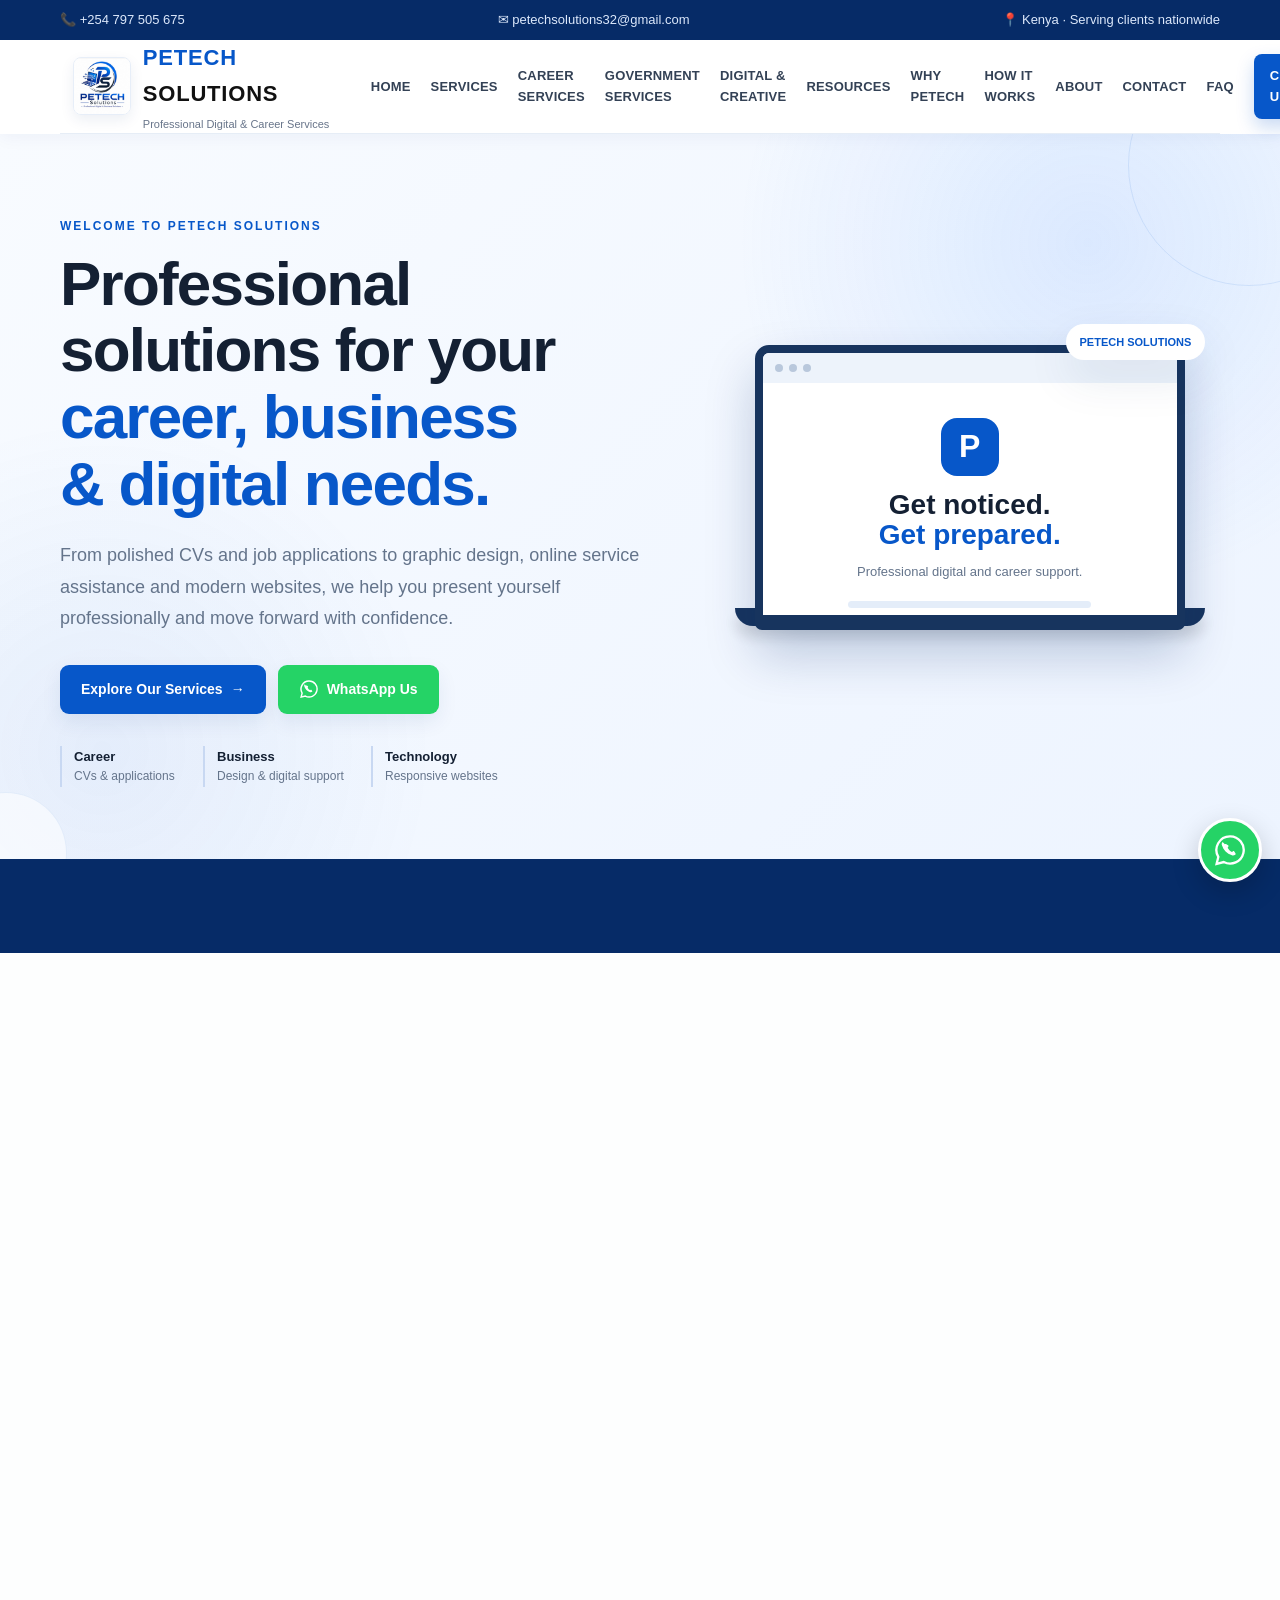
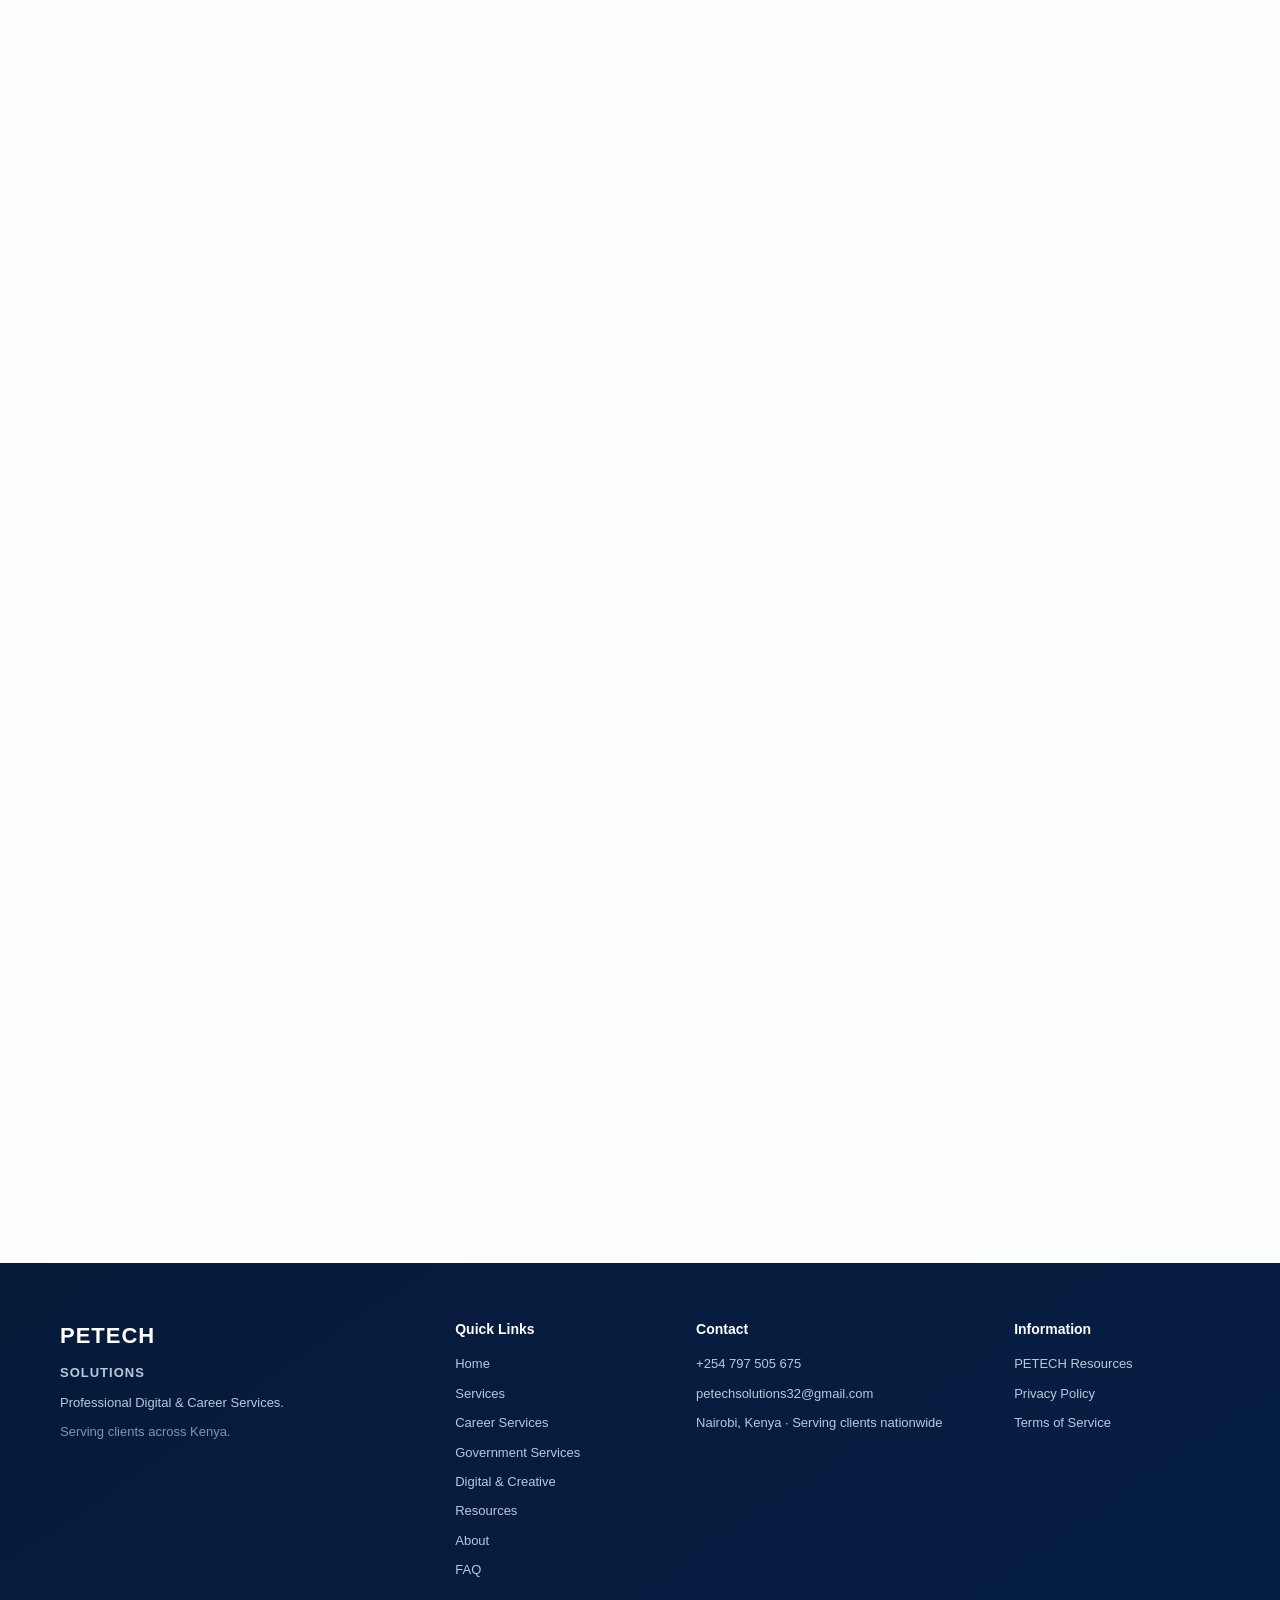
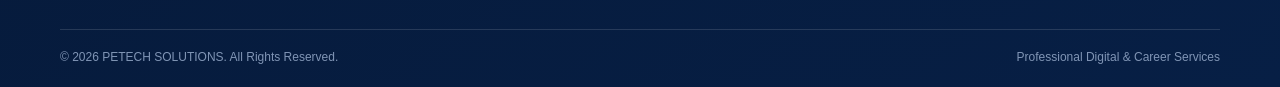
<file: index.html>
<!DOCTYPE html>
<html lang="en">
<head>
  <script async src="https://pagead2.googlesyndication.com/pagead/js/adsbygoogle.js?client=ca-pub-7204393599212673" crossorigin="anonymous"></script>
  <meta name="google-site-verification" content="mOtkh7JNIf5PCbH6AaZAFOw0tH9mDSSlKHs8FR0dI7E">
  <meta charset="UTF-8">
  <meta name="viewport" content="width=device-width, initial-scale=1.0">
  <title>PETECH SOLUTIONS | Digital, Career, Government & Business Services in Kenya</title>
  <meta name="description" content="PETECH SOLUTIONS offers CV writing, job application assistance, HELB, KRA, SHA, eCitizen, NTSA and business registration assistance, graphic design, web development and digital document services in Kenya.">
  <meta name="keywords" content="PETECH Solutions, CV writing Kenya, job application assistance Kenya, graphic design Kenya, KRA services, SHA registration, HELB application Kenya, eCitizen services, NTSA services, web development Kenya, digital services">
  <meta name="author" content="PETECH SOLUTIONS">
  <meta name="robots" content="index, follow">
  <link rel="canonical" href="https://www.petechsolutions.co.ke/">
  <meta property="og:title" content="PETECH SOLUTIONS | Digital, Career & Business Services in Kenya">
  <meta property="og:description" content="Professional CV writing, job applications, HELB, KRA, SHA, eCitizen, graphic design, web development and digital services across Kenya.">
  <meta property="og:type" content="website">
  <meta property="og:url" content="https://www.petechsolutions.co.ke/">
  <meta property="og:image" content="https://www.petechsolutions.co.ke/logo.jpg">
  <meta property="og:image:type" content="image/jpeg">
  <meta property="og:image:secure_url" content="https://www.petechsolutions.co.ke/logo.jpg">
  <meta property="og:image:alt" content="PETECH SOLUTIONS logo">
  <meta property="og:image:width" content="1200">
  <meta property="og:image:height" content="630">
  <link rel="icon" type="image/jpeg" href="logo.jpg">
  <link rel="stylesheet" href="style.css">
  <link rel="sitemap" type="application/xml" title="Sitemap" href="sitemap.xml">
  <meta name="geo.region" content="KE-30">
  <meta name="geo.placename" content="Kenya">
  <meta name="theme-color" content="#0b63ce">
  <meta property="og:site_name" content="PETECH SOLUTIONS">
  <meta property="og:locale" content="en_KE">
  <meta name="twitter:card" content="summary_large_image">
  <meta name="twitter:title" content="PETECH SOLUTIONS | Digital, Career & Online Services in Kenya">
  <meta name="twitter:description" content="CV writing, job application assistance, HELB, KRA, SHA, eCitizen, NTSA, graphic design, web development and digital services in Kenya.">
  <meta name="twitter:image" content="https://www.petechsolutions.co.ke/logo.jpg">
  <script type="application/ld+json">
{
  "@context":"https://schema.org",
  "@type":["LocalBusiness","ProfessionalService"],
  "name":"PETECH SOLUTIONS",
  "url":"https://www.petechsolutions.co.ke/",
  "logo":"https://www.petechsolutions.co.ke/logo.jpg",
  "image":"https://www.petechsolutions.co.ke/logo.jpg",
  "telephone":"+254797505675",
  "email":"petechsolutions32@gmail.com",
  "description":"Professional digital, career, government-service assistance, creative and web development services serving clients across Kenya.",
  "areaServed":{"@type":"Country","name":"Kenya"},
  "address":{"@type":"PostalAddress","addressLocality":"Nairobi","addressCountry":"KE"},
    "knowsAbout":["CV writing","job application assistance","HELB application assistance","KRA iTax services","SHA registration assistance","eCitizen services","NTSA online services","business registration assistance","graphic design","web development","digital document services"]
}
</script>
  <script type="application/ld+json">
{
  "@context":"https://schema.org",
  "@type":"WebSite",
  "name":"PETECH SOLUTIONS",
  "url":"https://www.petechsolutions.co.ke/",
  "description":"Professional digital, career, government-service assistance, creative and web development services serving clients across Kenya."
}
  </script>
</head>
<body>
<header class="site-header">
  <div class="top-bar"><div class="container top-inner">
    <span>📞 <a href="tel:+254797505675">+254 797 505 675</a></span>
    <span>✉ <a href="mailto:petechsolutions32@gmail.com">petechsolutions32@gmail.com</a></span>
    <span>📍 Kenya · Serving clients nationwide</span>
  </div></div>
  <nav class="navbar container" aria-label="Main navigation">
    <a class="brand" href="#home" aria-label="PETECH SOLUTIONS home">
      <img src="logo.jpg" alt="PETECH Solutions logo" width="58" height="58" decoding="async">
      <span class="brand-copy"><strong>PETECH <em>SOLUTIONS</em></strong><small>Professional Digital & Career Services</small></span>
    </a>
    <button class="menu-toggle" type="button" aria-label="Open navigation menu" aria-expanded="false" onclick="toggleMenu()">☰</button>
    <div class="nav-links" id="navLinks">
      <a href="#home">Home</a><a href="#services">Services</a><a href="career-services.html">Career Services</a><a href="government-services.html">Government Services</a><a href="digital-creative-services.html">Digital & Creative</a><a href="resources.html">Resources</a><a href="#why-us">Why PETECH</a><a href="#how-it-works">How It Works</a><a href="about.html">About</a><a href="contact.html">Contact</a><a href="#faq">FAQ</a><a href="contact.html" class="nav-cta">Contact Us</a>
    </div>
  </nav>
</header>

<a class="skip-link" href="#main-content">Skip to content</a>
<main id="main-content">
<section class="hero" id="home">
  <div class="container hero-grid">
    <div class="hero-copy">
      <span class="eyebrow">WELCOME TO PETECH SOLUTIONS</span>
      <h1>Professional solutions for your <span>career, business & digital needs.</span></h1>
      <p class="hero-lead">From polished CVs and job applications to graphic design, online service assistance and modern websites, we help you present yourself professionally and move forward with confidence.</p>
      <div class="hero-actions">
        <a href="#services" class="btn btn-primary">Explore Our Services <span>→</span></a>
        <a href="https://wa.me/254797505675?text=Hello%20PETECH%20SOLUTIONS,%20I%20would%20like%20to%20enquire%20about%20your%20services." class="btn btn-whatsapp" target="_blank" rel="noopener"><svg class="wa-icon" viewBox="0 0 32 32" aria-hidden="true"><path d="M16 3.2a12.8 12.8 0 0 0-11 19.3L3.4 29l6.7-1.7A12.8 12.8 0 1 0 16 3.2Z" fill="none" stroke="currentColor" stroke-width="2.3"/><path d="M11.2 10.7c.4-.5.9-.5 1.4-.2l1.6 1.1c.4.3.5.7.3 1.1l-.7 1.1c.9 1.8 2.2 3.1 4 4l1.1-.7c.4-.2.8-.1 1.1.3l1.1 1.6c.3.5.3 1-.2 1.4-.8.7-2 1-3.1.6-4.8-1.5-7.9-4.6-9.4-9.4-.4-1.1-.1-2.3.6-3.1Z" fill="currentColor"/></svg> WhatsApp Us</a>
      </div>
      <div class="trust-row">
        <div><strong>Career</strong><span>CVs & applications</span></div><div><strong>Business</strong><span>Design & digital support</span></div><div><strong>Technology</strong><span>Responsive websites</span></div>
      </div>
    </div>
    <div class="hero-panel">
      <div class="panel-badge">PETECH SOLUTIONS</div>
      <div class="panel-screen"><div class="screen-top"><span></span><span></span><span></span></div><div class="screen-content"><div class="screen-mark">P</div><h2>Get noticed.<br><span>Get prepared.</span></h2><p>Professional digital and career support.</p><div class="screen-lines"><i></i><i></i><i></i></div></div></div>
      <div class="panel-base"></div><div class="floating-card card-one"><b>✓</b><span>Professional<br>Quality</span></div><div class="floating-card card-two"><b>⚡</b><span>Fast<br>Turnaround</span></div>
    </div>
  </div>
</section>

<section class="intro-strip"><div class="container intro-grid">
  <div><span class="strip-number">01</span><div><strong>Professional</strong><p>Quality-focused service</p></div></div>
  <div><span class="strip-number">02</span><div><strong>Convenient</strong><p>Support from wherever you are</p></div></div>
  <div><span class="strip-number">03</span><div><strong>Client-focused</strong><p>Solutions tailored to your needs</p></div></div>
</div></section>

<section class="section services-section" id="services"><div class="container">
  <div class="section-heading"><span class="eyebrow">WHAT WE DO</span><h2>Our Professional Services</h2><p>Choose a service and contact us directly. We support clients across Kenya, including remote clients who can be served digitally. We will guide you through the requirements, process and delivery.</p><div class="service-hub-links" aria-label="Service categories">
  <a class="service-hub-card" href="career-services.html"><strong>Career Services</strong><span>CVs, cover letters, jobs & HELB</span><b>Explore →</b></a>
  <a class="service-hub-card" href="government-services.html"><strong>Government & Online</strong><span>KRA, SHA, eCitizen, NTSA & more</span><b>Explore →</b></a>
  <a class="service-hub-card" href="digital-creative-services.html"><strong>Digital & Creative</strong><span>Design, websites & documents</span><b>Explore →</b></a>
</div></div>
  <div class="services-grid">
    <article class="service-card"><div class="service-icon">CV</div><span class="service-number">01</span><h3>CV Writing & Revamping</h3><p>Professional CV preparation, editing and restructuring for job seekers, graduates and experienced professionals.</p><a href="https://wa.me/254797505675?text=Hello%20PETECH%20SOLUTIONS,%20I%20need%20CV%20Writing%20or%20Revamping." target="_blank" rel="noopener">Request this service →</a></article>
    <article class="service-card"><div class="service-icon">✎</div><span class="service-number">02</span><h3>Cover Letter Writing</h3><p>Clear, professional cover letters tailored to your role, experience and application requirements.</p><a href="https://wa.me/254797505675?text=Hello%20PETECH%20SOLUTIONS,%20I%20need%20a%20Cover%20Letter." target="_blank" rel="noopener">Request this service →</a></article>
    <article class="service-card"><div class="service-icon">JOB</div><span class="service-number">03</span><h3>Online Job Applications</h3><p>Assistance with online job applications, application forms, profile setup, document uploads and professional application presentation.</p><a href="https://wa.me/254797505675?text=Hello%20PETECH%20SOLUTIONS,%20I%20need%20online%20job%20application%20assistance." target="_blank" rel="noopener">Request this service →</a></article>
    <article class="service-card"><div class="service-icon">HELB</div><span class="service-number">04</span><h3>HELB Application & Assistance</h3><p>Assistance with HELB-related online applications, account navigation, required information and application guidance.</p><a href="https://wa.me/254797505675?text=Hello%20PETECH%20SOLUTIONS,%20I%20need%20HELB%20application%20assistance." target="_blank" rel="noopener">Request this service →</a></article>

    <article class="service-card"><div class="service-icon">KRA</div><span class="service-number">05</span><h3>KRA & iTax Services</h3><p>Support with KRA PIN-related services, returns filing and selected iTax processes.</p><a href="https://wa.me/254797505675?text=Hello%20PETECH%20SOLUTIONS,%20I%20need%20KRA%20or%20iTax%20assistance." target="_blank" rel="noopener">Request this service →</a></article>
    <article class="service-card"><div class="service-icon">♥</div><span class="service-number">06</span><h3>SHA Registration & Services</h3><p>Assistance with SHA registration, contributions and selected related online processes.</p><a href="https://wa.me/254797505675?text=Hello%20PETECH%20SOLUTIONS,%20I%20need%20SHA%20registration%20or%20service%20assistance." target="_blank" rel="noopener">Request this service →</a></article>
    <article class="service-card"><div class="service-icon">✓</div><span class="service-number">07</span><h3>Certificate of Good Conduct</h3><p>Assistance with the application process and guidance on the information and steps required.</p><a href="https://wa.me/254797505675?text=Hello%20PETECH%20SOLUTIONS,%20I%20need%20assistance%20with%20Certificate%20of%20Good%20Conduct." target="_blank" rel="noopener">Request this service →</a></article>
    <article class="service-card"><div class="service-icon">eC</div><span class="service-number">08</span><h3>eCitizen Services Assistance</h3><p>Guidance and assisted access for selected government services available through eCitizen, including applications and online payments.</p><a href="https://wa.me/254797505675?text=Hello%20PETECH%20SOLUTIONS,%20I%20need%20eCitizen%20service%20assistance." target="_blank" rel="noopener">Request this service →</a></article>
    <article class="service-card"><div class="service-icon">NTSA</div><span class="service-number">09</span><h3>NTSA Online Services</h3><p>Assistance navigating selected NTSA online services such as driving-related applications, bookings and account processes.</p><a href="https://wa.me/254797505675?text=Hello%20PETECH%20SOLUTIONS,%20I%20need%20NTSA%20online%20service%20assistance." target="_blank" rel="noopener">Request this service →</a></article>
    <article class="service-card"><div class="service-icon">BR</div><span class="service-number">10</span><h3>Business Registration Assistance</h3><p>Guidance with online business name and registration processes, document preparation and navigating the relevant government portal.</p><a href="https://wa.me/254797505675?text=Hello%20PETECH%20SOLUTIONS,%20I%20need%20business%20registration%20assistance." target="_blank" rel="noopener">Request this service →</a></article>

    <article class="service-card"><div class="service-icon">◆</div><span class="service-number">11</span><h3>Graphic Design & Posters</h3><p>Business posters, flyers, social media graphics, event designs and other digital promotional materials.</p><a href="https://wa.me/254797505675?text=Hello%20PETECH%20SOLUTIONS,%20I%20need%20Graphic%20Design%20or%20a%20Poster." target="_blank" rel="noopener">Request this service →</a></article>
    <article class="service-card"><div class="service-icon">P</div><span class="service-number">12</span><h3>Political & Campaign Poster Design</h3><p>Professional campaign and political communication designs prepared according to your supplied content and branding.</p><a href="https://wa.me/254797505675?text=Hello%20PETECH%20SOLUTIONS,%20I%20need%20Political%20or%20Campaign%20Poster%20Design." target="_blank" rel="noopener">Request this service →</a></article>
    <article class="service-card"><div class="service-icon">WEB</div><span class="service-number">13</span><h3>Web Development</h3><p>Responsive websites for individuals, businesses and organizations, with mobile-friendly layouts and clear calls to action.</p><a href="https://wa.me/254797505675?text=Hello%20PETECH%20SOLUTIONS,%20I%20would%20like%20a%20website." target="_blank" rel="noopener">Request this service →</a></article>
    <article class="service-card"><div class="service-icon">DOC</div><span class="service-number">14</span><h3>Digital Document Services</h3><p>Document typing, formatting, editing, PDF conversion, document preparation and other digital document support.</p><a href="https://wa.me/254797505675?text=Hello%20PETECH%20SOLUTIONS,%20I%20need%20digital%20document%20services." target="_blank" rel="noopener">Request this service →</a></article>
  </div></div></section>

<section class="section light-section" id="why-us"><div class="container">
  <div class="section-heading centered"><span class="eyebrow">WHY PETECH SOLUTIONS</span><h2>Built around your needs</h2><p>We focus on practical service, clear communication and professional presentation.</p></div>
  <div class="benefits-grid">
    <div class="benefit"><span>01</span><div><h3>Professional Quality</h3><p>We prepare work carefully and tailor the service to the information and requirements you provide.</p></div></div>
    <div class="benefit"><span>02</span><div><h3>Fast Turnaround</h3><p>We respect your deadlines and communicate the expected turnaround before work begins.</p></div></div>
    <div class="benefit"><span>03</span><div><h3>Convenient Support</h3><p>Start your request through WhatsApp, phone or email without needing to visit an office.</p></div></div>
    <div class="benefit"><span>04</span><div><h3>One Place for Multiple Needs</h3><p>Career, design, online-service assistance and web solutions are brought together under one brand.</p></div></div>
  </div>
</div></section>

<section class="section" id="how-it-works"><div class="container">
  <div class="section-heading centered"><span class="eyebrow">SIMPLE PROCESS</span><h2>How It Works</h2><p>Getting started with PETECH SOLUTIONS is simple.</p></div>
  <div class="steps"><div class="step"><span>01</span><h3>Choose a Service</h3><p>Select the service that matches your need.</p></div><div class="step"><span>02</span><h3>Contact PETECH</h3><p>Tell us what you need through WhatsApp, phone or email.</p></div><div class="step"><span>03</span><h3>Share Requirements</h3><p>Provide the relevant information, files or instructions.</p></div><div class="step"><span>04</span><h3>Receive Your Service</h3><p>We complete the agreed work and deliver it through the agreed channel.</p></div></div>
</div></section>

<section class="section about-section" id="about"><div class="container about-grid">
  <div class="about-content"><span class="eyebrow">WHO WE ARE</span><h2>Technology, creativity and practical support.</h2><p>PETECH SOLUTIONS is a professional digital, career and business services provider serving individuals, job seekers, entrepreneurs and organizations.</p><p>We combine digital skills, creativity and practical support to help clients present themselves professionally, handle selected online processes and build a stronger digital presence.</p><div class="about-points"><span>✓ Career support</span><span>✓ Digital services</span><span>✓ Graphic design</span><span>✓ Web development</span></div></div>
  <div class="mission-card"><span class="eyebrow">OUR DIRECTION</span><h3>Mission</h3><p>To provide reliable, affordable and innovative technology solutions that empower individuals, businesses and organizations to achieve their goals.</p><hr><h3>Vision</h3><p>To become a trusted technology solutions provider through accessible, innovative and customer-focused digital services.</p></div>
</div></section>

<section class="section values-section"><div class="container"><div class="section-heading centered"><span class="eyebrow">WHAT GUIDES US</span><h2>Our Core Values</h2></div><div class="values-grid"><div><strong>Integrity</strong><p>Honesty and transparency.</p></div><div><strong>Innovation</strong><p>Creative and modern solutions.</p></div><div><strong>Customer Focus</strong><p>Understanding and responding to client needs.</p></div><div><strong>Reliability</strong><p>Dependable service and clear communication.</p></div><div><strong>Affordability</strong><p>Practical services designed to remain accessible.</p></div><div><strong>Professionalism</strong><p>High standards in the work we deliver.</p></div></div></div></section>

<section class="section faq-section" id="faq"><div class="container faq-grid"><div class="section-heading"><span class="eyebrow">QUESTIONS</span><h2>Frequently Asked Questions</h2><p>Here are a few things clients commonly need to know before getting started.</p></div><div class="faq-list">
  <details><summary>How do I request a service?</summary><p>Use any “Request this service” button, WhatsApp us, call +254 797 505 675 or send an email to petechsolutions32@gmail.com.</p></details>
  <details><summary>Do you serve clients outside Nairobi?</summary><p>Yes. PETECH SOLUTIONS can serve clients remotely across Kenya for services that can be completed digitally.</p></details>
  <details><summary>How long does a service take?</summary><p>Turnaround depends on the service and the requirements. We confirm the expected timeline when your request is reviewed.</p></details>
  <details><summary>How much do your services cost?</summary><p>Pricing depends on the service, complexity and requirements. Contact us for the current price or a quotation.</p></details>
  <details><summary>Can I send my documents through WhatsApp?</summary><p>For services that require documents, we can advise you on the appropriate files and information to provide. Avoid sending unnecessary sensitive information.</p></details>
</div></div></section>

<section class="cta-section" id="contact"><div class="container cta-inner"><div><span class="eyebrow light">READY TO GET STARTED?</span><h2>Let's turn your need into a professional solution.</h2><p>Tell us what you need and we will guide you through the next step.</p></div><div class="cta-actions">
  <a href="https://wa.me/254797505675?text=Hello%20PETECH%20SOLUTIONS,%20I%20would%20like%20to%20request%20a%20service." class="btn btn-whatsapp" target="_blank" rel="noopener"><svg class="wa-icon" viewBox="0 0 32 32" aria-hidden="true"><path d="M16 3.2a12.8 12.8 0 0 0-11 19.3L3.4 29l6.7-1.7A12.8 12.8 0 1 0 16 3.2Z" fill="none" stroke="currentColor" stroke-width="2.3"/><path d="M11.2 10.7c.4-.5.9-.5 1.4-.2l1.6 1.1c.4.3.5.7.3 1.1l-.7 1.1c.9 1.8 2.2 3.1 4 4l1.1-.7c.4-.2.8-.1 1.1.3l1.1 1.6c.3.5.3 1-.2 1.4-.8.7-2 1-3.1.6-4.8-1.5-7.9-4.6-9.4-9.4-.4-1.1-.1-2.3.6-3.1Z" fill="currentColor"/></svg> WhatsApp Us</a>
  <a href="tel:+254797505675" class="btn btn-light">Call +254 797 505 675</a><a href="mailto:petechsolutions32@gmail.com" class="btn btn-light">Send Email</a>
</div></div></section>
</main>

<footer class="footer"><div class="container footer-grid">
  <div><div class="footer-brand">PETECH <span>SOLUTIONS</span></div><p>Professional Digital & Career Services.</p><p class="muted">Serving clients across Kenya.</p></div>
  <div><h3>Quick Links</h3><a href="#home">Home</a><a href="#services">Services</a><a href="career-services.html">Career Services</a><a href="government-services.html">Government Services</a><a href="digital-creative-services.html">Digital & Creative</a><a href="resources.html">Resources</a><a href="about.html">About</a><a href="#faq">FAQ</a></div>
  <div><h3>Contact</h3><a href="tel:+254797505675">+254 797 505 675</a><a href="mailto:petechsolutions32@gmail.com">petechsolutions32@gmail.com</a><span>Nairobi, Kenya · Serving clients nationwide</span></div>
  <div><h3>Information</h3><a href="resources.html">PETECH Resources</a><a href="privacy.html">Privacy Policy</a><a href="terms.html">Terms of Service</a></div>
</div><div class="container footer-bottom"><span>© 2026 PETECH SOLUTIONS. All Rights Reserved.</span><span>Professional Digital & Career Services</span></div></footer>

<a href="https://wa.me/254797505675?text=Hello%20PETECH%20SOLUTIONS,%20I%20would%20like%20to%20make%20an%20enquiry." class="floating-whatsapp" target="_blank" rel="noopener" aria-label="Chat with PETECH Solutions on WhatsApp"><svg viewBox="0 0 32 32" aria-hidden="true"><path d="M16 3.2a12.8 12.8 0 0 0-11 19.3L3.4 29l6.7-1.7A12.8 12.8 0 1 0 16 3.2Z" fill="none" stroke="currentColor" stroke-width="2.2"/><path d="M11.2 10.7c.4-.5.9-.5 1.4-.2l1.6 1.1c.4.3.5.7.3 1.1l-.7 1.1c.9 1.8 2.2 3.1 4 4l1.1-.7c.4-.2.8-.1 1.1.3l1.1 1.6c.3.5.3 1-.2 1.4-.8.7-2 1-3.1.6-4.8-1.5-7.9-4.6-9.4-9.4-.4-1.1-.1-2.3.6-3.1Z" fill="currentColor"/></svg><span>WhatsApp</span></a>

<script>
function toggleMenu(){const menu=document.getElementById('navLinks');const button=document.querySelector('.menu-toggle');const open=menu.classList.toggle('active');button.setAttribute('aria-expanded',open?'true':'false')}
document.querySelectorAll('.nav-links a').forEach(link=>link.addEventListener('click',()=>{document.getElementById('navLinks').classList.remove('active');document.querySelector('.menu-toggle').setAttribute('aria-expanded','false')}));
</script>
<script src="effects.js" defer></script>
</body>
</html>
</file>
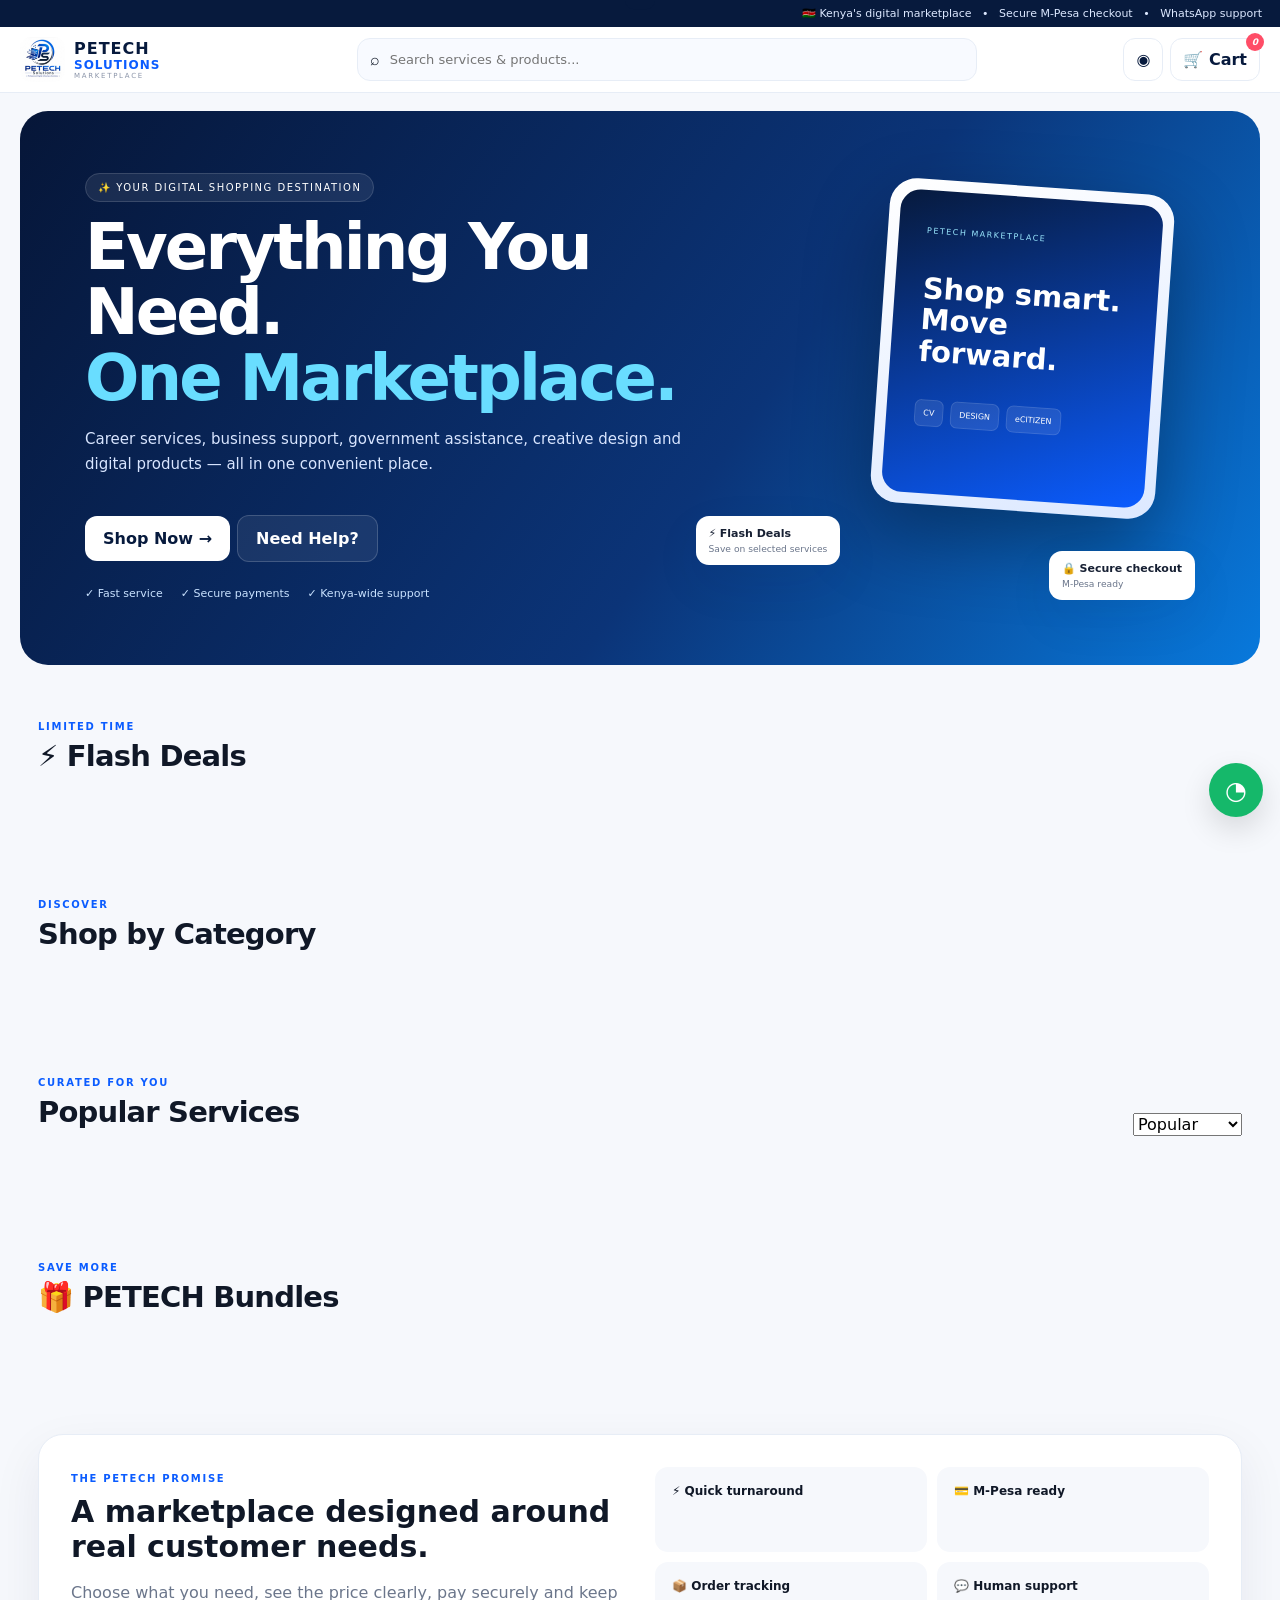
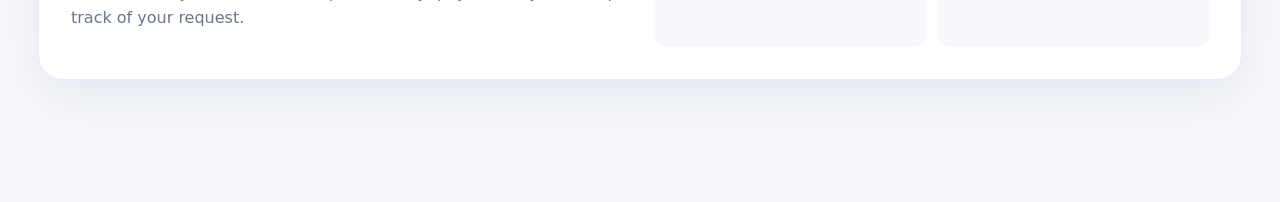
<file: marketplace/index.html>
<!doctype html>
<html lang="en">
<head>
<meta charset="utf-8"><meta name="viewport" content="width=device-width,initial-scale=1">
<title>PETECH Marketplace | Everything You Need. One Marketplace.</title>
<meta name="description" content="Shop PETECH career, business, government, design and digital services.">
<link rel="icon" href="../logo.jpg" type="image/jpeg">
<style>
:root{--n:#071a3d;--b:#0b5cff;--c:#18c9ff;--g:#16a36a;--r:#ff4d67;--bg:#f6f8fc;--mut:#6b768b;--ln:#e7edf6;--sh:0 18px 50px #091e4212}*{box-sizing:border-box}html{scroll-behavior:smooth}body{margin:0;font-family:Inter,system-ui,Segoe UI,Arial;color:#101827;background:var(--bg);padding-bottom:72px}button,input,select{font:inherit}button{cursor:pointer;border:0}.top{background:var(--n);color:#dce8ff;font-size:11px;padding:7px 18px;text-align:right}.nav{position:sticky;top:0;z-index:20;background:#fffffff2;backdrop-filter:blur(15px);border-bottom:1px solid var(--ln);display:flex;align-items:center;gap:18px;padding:10px max(15px,calc((100% - 1240px)/2))}.brand{display:flex;align-items:center;gap:9px;text-decoration:none;color:var(--n);min-width:190px}.brand img{width:45px;height:45px;object-fit:contain;border-radius:11px}.brand b,.brand strong,.brand small{display:block}.brand b{font-size:16px;letter-spacing:1px}.brand strong{font-size:12px;color:var(--b);letter-spacing:1px}.brand small{font-size:7px;letter-spacing:1.7px;color:#8a94a8}.search{height:43px;display:flex;align-items:center;gap:8px;border:1px solid var(--ln);background:#f8faff;border-radius:13px;padding:0 12px;flex:1;max-width:620px;margin:auto}.search input{border:0;background:none;outline:0;width:100%;font-size:13px}.actions{display:flex;gap:7px}.actions button{height:43px;border:1px solid var(--ln);background:#fff;border-radius:12px;padding:0 12px;font-weight:800;color:var(--n);position:relative}.count{position:absolute;right:-5px;top:-6px;background:var(--r);color:#fff;border-radius:50%;font-size:9px;min-width:18px;height:18px;display:grid;place-items:center}.hero{max-width:1240px;margin:18px auto 0;border-radius:28px;overflow:hidden;min-height:475px;padding:65px;display:grid;grid-template-columns:1.1fr .9fr;color:#fff;background:linear-gradient(125deg,#061638,#0b3478 58%,#0879dc);position:relative}.hero h1{font-size:clamp(39px,5vw,66px);line-height:1.02;letter-spacing:-2.8px;margin:20px 0 16px}.hero h1 span{color:#69ddff}.hero p{max-width:620px;color:#d8e5ff;line-height:1.7;font-size:15px}.pill{font-size:10px;letter-spacing:1.5px;padding:8px 12px;border-radius:99px;background:#ffffff14;border:1px solid #ffffff22}.hero button{padding:13px 18px;border-radius:12px;font-weight:900;margin:22px 7px 0 0}.primary{background:#fff;color:var(--n)}.ghost{background:#ffffff12;color:#fff;border:1px solid #ffffff2c}.trust{display:flex;gap:18px;color:#c9e2ff;font-size:11px;margin-top:25px;flex-wrap:wrap}.art{position:relative}.phone{position:absolute;right:30px;top:10px;width:285px;height:325px;padding:11px;border-radius:27px;background:linear-gradient(160deg,#fff,#dce8ff);transform:rotate(4deg);box-shadow:0 30px 80px #0005}.screen{height:100%;border-radius:20px;background:linear-gradient(160deg,#071a3d,#0b5cff);padding:28px;color:#fff}.screen small{font-size:8px;letter-spacing:1.5px;color:#9be8ff}.screen b{display:block;font-size:29px;line-height:1.08;margin-top:36px}.tiles{display:flex;gap:7px;margin-top:32px}.tiles i{font-style:normal;font-size:8px;background:#ffffff18;border:1px solid #ffffff1e;padding:8px;border-radius:7px}.float{position:absolute;background:#fff;color:#172033;padding:11px 13px;border-radius:13px;box-shadow:var(--sh);font-size:11px}.float small{display:block;color:var(--mut);margin-top:3px}.f1{left:0;bottom:35px}.f2{right:0;bottom:0}.section{max-width:1240px;margin:auto;padding:50px 18px}.head{display:flex;justify-content:space-between;align-items:end;margin-bottom:20px}.ey{font-size:10px;color:var(--b);font-weight:900;letter-spacing:1.7px}.head h2{font-size:29px;margin:5px 0 0;letter-spacing:-.8px}.head p{margin:7px 0 0;color:var(--mut);font-size:12px}.link{background:none;color:var(--b);font-weight:900}.deals{display:grid;grid-template-columns:repeat(3,1fr);gap:15px}.deal{background:#fff;border:1px solid var(--ln);border-radius:19px;padding:17px;display:flex;align-items:center;gap:12px;box-shadow:0 8px 25px #091e4208}.dealicon{width:60px;height:60px;border-radius:17px;display:grid;place-items:center;background:linear-gradient(135deg,var(--b),var(--c));color:#fff;font-weight:900}.deal h3{font-size:14px;margin:7px 0}.deal .old{text-decoration:line-through;color:#9aa4b5;font-size:11px}.deal .new{font-weight:900}.deal button{background:var(--n);color:#fff;border-radius:8px;padding:9px;font-size:10px;font-weight:900}.cats{display:grid;grid-template-columns:repeat(8,1fr);gap:10px}.cat{background:#fff;border:1px solid var(--ln);border-radius:15px;padding:15px 5px;text-align:center;transition:.2s}.cat:hover{transform:translateY(-3px);box-shadow:var(--sh)}.cat b{display:block;font-size:10px;margin-top:7px}.cat span{font-size:22px}.grid{display:grid;grid-template-columns:repeat(4,1fr);gap:15px}.card{background:#fff;border:1px solid var(--ln);border-radius:19px;padding:13px;display:flex;flex-direction:column;min-height:265px;transition:.2s;position:relative}.card:hover{transform:translateY(-4px);box-shadow:var(--sh)}.pic{height:110px;border-radius:14px;background:linear-gradient(135deg,#edf4ff,#e7fbff);display:grid;place-items:center;color:var(--b);font-size:25px;font-weight:900}.tag{position:absolute;top:23px;left:23px;background:#fff;color:var(--b);font-size:8px;font-weight:900;padding:5px;border-radius:6px}.card h3{font-size:13px;margin:12px 0 5px}.card p{font-size:10.5px;color:var(--mut);line-height:1.45;margin:0 0 9px;flex:1}.price{font-size:17px;font-weight:900}.btns{display:flex;gap:6px;margin-top:10px}.btns button{flex:1;padding:9px;border-radius:9px;font-size:10px;font-weight:900}.add{background:#edf4ff;color:var(--b)}.buy{background:var(--n);color:#fff}.bundles{display:grid;grid-template-columns:repeat(3,1fr);gap:15px}.bundle{background:var(--n);color:#fff;border-radius:21px;padding:22px;overflow:hidden;position:relative}.bundle:nth-child(2){background:linear-gradient(135deg,#0b5cff,#0a82d6)}.bundle:nth-child(3){background:linear-gradient(135deg,#0a2047,#27457c)}.bundle h3{font-size:19px;margin:9px 0}.bundle p{color:#cad8f1;font-size:11px;line-height:1.5;min-height:34px}.items{display:flex;flex-wrap:wrap;gap:6px}.items span{font-size:9px;background:#ffffff14;padding:6px;border-radius:6px}.bundle strong{display:block;font-size:22px;margin-top:15px}.bundle button{margin-top:12px;background:#fff;color:var(--n);padding:10px 13px;border-radius:9px;font-size:10px;font-weight:900}.why{background:#fff;border:1px solid var(--ln);border-radius:25px;padding:32px;display:grid;grid-template-columns:1fr 1fr;gap:30px;box-shadow:var(--sh)}.why h2{font-size:30px;margin:8px 0}.why p{color:var(--mut);line-height:1.6}.promise{display:grid;grid-template-columns:1fr 1fr;gap:10px}.promise span{background:#f6f8fc;padding:17px;border-radius:13px;font-weight:800;font-size:12px}.bottom{position:fixed;z-index:30;bottom:0;left:0;right:0;height:65px;background:#fffffff5;border-top:1px solid var(--ln);display:none;justify-content:space-around}.bottom button{background:none;color:#788397;font-size:20px;position:relative}.bottom button.active{color:var(--b)}.bottom small{display:block;font-size:8px;font-weight:800}.wa{position:fixed;z-index:31;right:17px;bottom:83px;background:#15b86a;color:#fff;width:54px;height:54px;border-radius:50%;display:grid;place-items:center;box-shadow:0 12px 30px #0002;font-size:25px}.overlay{display:none;position:fixed;inset:0;background:#02102db5;z-index:100}.overlay.show{display:block}.panel{position:absolute;right:0;top:0;bottom:0;width:min(460px,100%);background:#fff;padding:25px;overflow:auto}.modal{position:absolute;left:50%;top:50%;transform:translate(-50%,-50%);width:min(520px,calc(100% - 25px));max-height:90vh;overflow:auto;background:#fff;border-radius:20px;padding:25px}.x{position:absolute;right:14px;top:11px;width:33px;height:33px;border-radius:50%;background:#eff3f8;font-size:22px}.item{display:flex;gap:10px;padding:13px 0;border-bottom:1px solid var(--ln)}.itemicon{width:48px;height:48px;border-radius:11px;background:#edf4ff;display:grid;place-items:center;color:var(--b);font-weight:900}.item h4{font-size:12px;margin:0 0 5px}.item p{font-size:10px;color:var(--mut);margin:0}.item .ip{margin-left:auto;font-weight:900;font-size:12px}.total{display:flex;justify-content:space-between;font-weight:900;font-size:18px;padding:17px 0}.full{width:100%;padding:13px;border-radius:10px;background:var(--n);color:#fff;font-weight:900}.field{margin:12px 0}.field label{display:block;font-size:10px;font-weight:900;margin-bottom:5px}.field input{width:100%;padding:12px;border:1px solid var(--ln);border-radius:9px;outline:0}.muted{color:var(--mut);font-size:11px;line-height:1.6}.toast{position:fixed;z-index:200;top:18px;left:50%;transform:translate(-50%,-140%);background:var(--n);color:#fff;padding:11px 15px;border-radius:9px;font-size:11px;transition:.2s}.toast.show{transform:translate(-50%,0)}@media(max-width:900px){.hero{grid-template-columns:1fr;padding:45px 30px}.art{display:none}.cats{grid-template-columns:repeat(4,1fr)}.grid{grid-template-columns:repeat(2,1fr)}.deals,.bundles{grid-template-columns:1fr}.why{grid-template-columns:1fr}.bottom{display:flex}.nav{flex-wrap:wrap}.search{order:3;width:100%;max-width:none}.top{display:none}}@media(max-width:520px){.hero{margin:10px;border-radius:21px;padding:37px 22px}.hero h1{font-size:39px}.section{padding:40px 12px}.grid{gap:9px}.card{padding:10px;min-height:245px}.pic{height:90px}.actions .account{display:none}.brand{min-width:0}.brand img{width:40px;height:40px}.brand b{font-size:14px}.brand strong{font-size:10px}.brand small{font-size:6px}.why{padding:23px}.promise{grid-template-columns:1fr}}
</style>
</head>
<body>
<div class="top">🇰🇪 Kenya's digital marketplace &nbsp; • &nbsp; Secure M-Pesa checkout &nbsp; • &nbsp; WhatsApp support</div>
<nav class="nav"><a class="brand" href="#"><img src="../logo.jpg"><div><b>PETECH</b><strong>SOLUTIONS</strong><small>MARKETPLACE</small></div></a><div class="search">⌕ <input id="q" placeholder="Search services & products..."></div><div class="actions"><button id="acct">◉</button><button id="cart">🛒 Cart <i class="count" id="cnt">0</i></button></div></nav>
<main>
<section class="hero"><div><span class="pill">✨ YOUR DIGITAL SHOPPING DESTINATION</span><h1>Everything You Need.<br><span>One Marketplace.</span></h1><p>Career services, business support, government assistance, creative design and digital products — all in one convenient place.</p><button class="primary" onclick="document.getElementById('shop').scrollIntoView({behavior:'smooth'})">Shop Now →</button><button class="ghost" onclick="support()">Need Help?</button><div class="trust"><span>✓ Fast service</span><span>✓ Secure payments</span><span>✓ Kenya-wide support</span></div></div><div class="art"><div class="phone"><div class="screen"><small>PETECH MARKETPLACE</small><b>Shop smart.<br>Move forward.</b><div class="tiles"><i>CV</i><i>DESIGN</i><i>eCITIZEN</i></div></div></div><div class="float f1">⚡ <b>Flash Deals</b><small>Save on selected services</small></div><div class="float f2">🔒 <b>Secure checkout</b><small>M-Pesa ready</small></div></div></section>
<section class="section"><div class="head"><div><span class="ey">LIMITED TIME</span><h2>⚡ Flash Deals</h2></div></div><div class="deals" id="deals"></div></section>
<section class="section"><div class="head"><div><span class="ey">DISCOVER</span><h2>Shop by Category</h2></div></div><div class="cats" id="cats"></div></section>
<section class="section" id="shop"><div class="head"><div><span class="ey">CURATED FOR YOU</span><h2 id="title">Popular Services</h2><p id="note"></p></div><select id="sort"><option value="popular">Popular</option><option value="lo">Price: Low</option><option value="hi">Price: High</option><option value="name">Name</option></select></div><div class="grid" id="products"></div></section>
<section class="section"><div class="head"><div><span class="ey">SAVE MORE</span><h2>🎁 PETECH Bundles</h2></div></div><div class="bundles" id="bundles"></div></section>
<section class="section"><div class="why"><div><span class="ey">THE PETECH PROMISE</span><h2>A marketplace designed around real customer needs.</h2><p>Choose what you need, see the price clearly, pay securely and keep track of your request.</p></div><div class="promise"><span>⚡ Quick turnaround</span><span>💳 M-Pesa ready</span><span>📦 Order tracking</span><span>💬 Human support</span></div></div></section>
</main>
<div class="bottom"><button class="active" onclick="scrollTo(0,0)">⌂<small>Home</small></button><button onclick="document.getElementById('cats').scrollIntoView({behavior:'smooth'})">▦<small>Categories</small></button><button onclick="openCart()">🛒<small>Cart</small><i class="count" id="bc">0</i></button><button onclick="account()">◉<small>Account</small></button></div>
<button class="wa" onclick="support()">◔</button>
<div class="overlay" id="drawer" onclick="if(event.target.id==='drawer')closeDrawer()"><div class="panel"><button class="x" onclick="closeDrawer()">×</button><div id="panel"></div></div></div>
<div class="overlay" id="modal" onclick="if(event.target.id==='modal')closeModal()"><div class="modal"><button class="x" onclick="closeModal()">×</button><div id="modalBody"></div></div></div>
<div class="toast" id="toast"></div>
<script>
const U='https://bxvksdijvxnqhhwwslgr.supabase.co',K='sb_publishable_Ml8b97j8DKxaEOg0IZD2Q_9sZMQNz0',API=U+'/rest/v1/',FN=U+'/functions/v1/';
let P=[],C=[],D=[],B=[],BI=[],cat=null,cartData=JSON.parse(localStorage.getItem('pcart')||'[]'),sess=JSON.parse(localStorage.getItem('psess')||'null'),mode='login',checkoutItem=null;
const H=(auth=false)=>({'apikey':K,'Content-Type':'application/json',...(auth&&sess?{Authorization:'Bearer '+sess.access_token}:{})});
async function get(x){let r=await fetch(API+x,{headers:H()});if(!r.ok)throw Error(await r.text());return r.json()}
const money=n=>'KSh '+Number(n).toLocaleString('en-KE',{maximumFractionDigits:0});
const esc=s=>String(s??'').replace(/[&<>'"]/g,c=>({'&':'&amp;','<':'&lt;','>':'&gt;',"'":'&#39;','"':'&quot;'}[c]));
const icon=n=>/cv|job|career/i.test(n)?'CV':/poster|design|logo|social/i.test(n)?'✦':/ecitizen|kra|passport|conduct|ntsa/i.test(n)?'✓':/business|proposal|tender/i.test(n)?'◆':'P';
function toast(x){let t=document.getElementById('toast');t.textContent=x;t.classList.add('show');setTimeout(()=>t.classList.remove('show'),2600)}
async function init(){try{[C,P,D,B,BI]=await Promise.all([get('marketplace_categories?select=id,name,description,icon,active,display_order&active=eq.true&order=display_order'),get('marketplace_products?select=id,code,name,description,product_kind,customer_price,active,featured,display_order&active=eq.true&order=display_order,name'),get('marketplace_promotions?select=id,marketplace_product_id,title,deal_price,starts_at,ends_at,active,display_order&active=eq.true&starts_at=lte.'+encodeURIComponent(new Date().toISOString())+'&ends_at=gt.'+encodeURIComponent(new Date().toISOString())+'&order=display_order'),get('marketplace_bundles?select=id,code,name,description,bundle_price,active,featured,display_order&active=eq.true&order=display_order'),get('marketplace_bundle_items?select=id,bundle_id,marketplace_product_id,quantity&order=bundle_id')]);draw()}catch(e){toast('Catalogue connection error — please refresh.');console.error('PETECH catalogue error:',e)}}
function draw(){drawCats();drawDeals();drawProducts();drawBundles();updateCart()}
function drawCats(){document.getElementById('cats').innerHTML=C.map((x,i)=>'<button class="cat" onclick="filterCat(\''+x.id+'\')"><span>'+(x.icon||['💼','🎨','🏛️','📱','📚','🏢','🧾','✨'][i%8])+'</span><b>'+esc(x.name.replace(' & Digital Services','').replace(' & Document Services',''))+'</b></button>').join('')}
function drawDeals(){document.getElementById('deals').innerHTML=D.length?D.slice(0,3).map(x=>{let p=P.find(p=>p.id===x.marketplace_product_id);if(!p)return '';return '<article class="deal"><div class="dealicon">⚡</div><div style="flex:1"><small style="color:#ff4d67;font-weight:900">'+esc(x.title||'FLASH DEAL')+'</small><h3>'+esc(p.name)+'</h3><span class="old">'+money(p.customer_price)+'</span> <span class="new">'+money(x.deal_price)+'</span></div><button onclick="buy(\''+p.id+'\')">Buy</button></article>'}).join(''):'<p class="muted">No flash deals right now.</p>'}
function filtered(){let q=document.getElementById('q').value.toLowerCase().trim(),a=P.filter(x=>(!cat||x.category_id===cat)&&(!q||[x.name,x.description,x.product_kind].join(' ').toLowerCase().includes(q)));let s=document.getElementById('sort').value;if(s==='lo')a.sort((x,y)=>x.customer_price-y.customer_price);if(s==='hi')a.sort((x,y)=>y.customer_price-x.customer_price);if(s==='name')a.sort((x,y)=>x.name.localeCompare(y.name));return a}
function drawProducts(){let a=filtered();document.getElementById('title').textContent=cat?(C.find(x=>x.id===cat)||{}).name||'Services':document.getElementById('q').value?'Search results':'Popular Services';document.getElementById('note').textContent=a.length+' services available';document.getElementById('products').innerHTML=a.length?a.map(x=>'<article class="card"><div class="pic">'+icon(x.name)+'</div><span class="tag" style="color:#16a36a">● ACTIVE</span>'+(x.featured?'<span class="tag" style="left:auto;right:23px">POPULAR</span>':'')+'<h3>'+esc(x.name)+'</h3><p>'+esc(x.description||'Professional PETECH service.')+'</p><div class="price">'+money(x.customer_price)+'</div><div class="btns"><button class="add" onclick="add(\''+x.id+'\')">Add to Cart</button><button class="buy" onclick="buy(\''+x.id+'\')">Buy Now</button></div></article>').join(''):'<p class="muted">No matching services found.</p>'}
function drawBundles(){document.getElementById('bundles').innerHTML=B.map(b=>{let z=BI.filter(i=>i.bundle_id===b.id).map(i=>P.find(p=>p.id===i.marketplace_product_id)).filter(Boolean);return '<article class="bundle"><span class="ey" style="color:#7fe6ff">BUNDLE</span><h3>'+esc(b.name)+'</h3><p>'+esc(b.description||'Ready-made package with savings.')+'</p><div class="items">'+z.map(i=>'<span>'+esc(i.name)+'</span>').join('')+'</div><strong>'+money(b.bundle_price)+'</strong><button onclick="bundle(\''+b.id+'\')">View Bundle →</button></article>'}).join('')}
function filterCat(id){cat=id;document.getElementById('shop').scrollIntoView({behavior:'smooth'});drawProducts()}
function add(id){let p=P.find(x=>x.id===id);if(!p)return;let x=cartData.find(x=>x.id===id);x?x.qty++:cartData.push({id:p.id,name:p.name,price:+p.customer_price,qty:1});save();toast('Added to cart')}
function buy(id){cartData=[];add(id);openCart()}
function save(){localStorage.setItem('pcart',JSON.stringify(cartData));updateCart()}
function updateCart(){let n=cartData.reduce((a,x)=>a+x.qty,0);document.getElementById('cnt').textContent=n;document.getElementById('bc').textContent=n}
function openCart(){document.getElementById('drawer').classList.add('show');let p=document.getElementById('panel');if(!cartData.length){p.innerHTML='<h2>Your Cart</h2><div style="text-align:center;padding:55px 10px;color:#6b768b">🛒<br><br>Your cart is empty.</div>';return}let total=cartData.reduce((a,x)=>a+x.price*x.qty,0);p.innerHTML='<h2>Your Cart</h2>'+cartData.map(x=>'<div class="item"><div class="itemicon">'+icon(x.name)+'</div><div><h4>'+esc(x.name)+'</h4><p>Qty '+x.qty+'</p></div><div class="ip">'+money(x.price*x.qty)+'<br><button onclick="removeItem(\''+x.id+'\')" style="background:none;color:#ff4d67;font-size:9px">Remove</button></div></div>').join('')+'<div class="total"><span>Total</span><span>'+money(total)+'</span></div><button class="full" onclick="checkout()">Proceed to Checkout →</button><p class="muted">For the current launch flow, checkout processes one service at a time so each payment is matched to its order.</p>'}
function removeItem(id){cartData=cartData.filter(x=>x.id!==id);save();openCart()}
function checkout(){if(cartData.length!==1){toast('Please checkout one service at a time for now.');return}closeDrawer();checkoutItem=cartData[0];openCheckout()}
function openCheckout(){let x=checkoutItem;document.getElementById('modalBody').innerHTML='<span class="ey">SECURE CHECKOUT</span><h2>'+esc(x.name)+'</h2><div class="item" style="border:0;background:#f6f8fc;border-radius:12px;padding:14px"><div><p>Total to pay</p><strong style="font-size:20px">'+money(x.price)+'</strong></div></div><div class="field"><label>M-Pesa phone number</label><input id="phone" inputmode="tel" placeholder="07XX XXX XXX"></div>'+(sess?'<button class="full" onclick="pay()">Continue to M-Pesa →</button>':'<button class="full" onclick="account(true)">Sign in to continue →</button>')+'<p class="muted">A secure M-Pesa request will be sent to the number you provide. Your order remains pending until payment is confirmed.</p>';document.getElementById('modal').classList.add('show')}
async function pay(){let phone=document.getElementById('phone').value.trim();if(!phone){toast('Enter your M-Pesa number');return}try{toast('Creating order...');let r=await fetch(FN+'create-order',{method:'POST',headers:H(true),body:JSON.stringify({marketplaceProductId:checkoutItem.id,phoneNumber:phone})}),d=await r.json();if(!r.ok||!d.success)throw Error(d.message||'Could not create order');r=await fetch(FN+'mpesa-payment',{method:'POST',headers:H(true),body:JSON.stringify({orderId:d.order.id,phoneNumber:phone,amount:+d.order.amount})});d=await r.json();if(!r.ok||!d.success)throw Error(d.message||'M-Pesa could not be initiated');cartData=cartData.filter(x=>x.id!==checkoutItem.id);save();document.getElementById('modalBody').innerHTML='<div style="text-align:center"><div style="font-size:45px">📲</div><span class="ey">PAYMENT REQUEST SENT</span><h2>Check your phone</h2><p class="muted">Complete the M-Pesa request sent to <b>'+esc(phone)+'</b>.</p><div style="background:#f6f8fc;padding:15px;border-radius:12px"><small>Order number</small><strong style="display:block;font-size:18px">#'+d.orderId.slice(0,8).toUpperCase()+'</strong><small>Status: Payment Pending</small></div><button class="full" style="margin-top:15px" onclick="closeModal()">Done</button></div>'}catch(e){toast(e.message)}}
function account(after=false){mode='login';document.getElementById('modalBody').innerHTML=auth(after);document.getElementById('modal').classList.add('show')}
function auth(after){if(sess)return '<span class="ey">MY ACCOUNT</span><h2>Welcome back</h2><p class="muted">You are signed in. Use your account to place orders and continue to M-Pesa checkout.</p><button class="full" onclick="logout()">Sign Out</button>';return '<span class="ey">WELCOME TO PETECH</span><h2>'+ (mode==='login'?'Sign in':'Create account')+'</h2><p class="muted">Create a free account to place and track orders.</p><div class="field"><label>Email</label><input id="email" type="email" placeholder="you@example.com"></div><div class="field"><label>Password</label><input id="password" type="password" placeholder="At least 6 characters"></div><button class="full" onclick="submitAuth('+after+')">'+(mode==='login'?'Sign In':'Create Account')+'</button><p style="text-align:center;font-size:11px">'+(mode==='login'?'New to PETECH?':'Already registered?')+' <button style="background:none;color:#0b5cff;font-weight:900" onclick="mode=\''+(mode==='login'?'signup':'login')+'\';document.getElementById('modalBody').innerHTML=auth('+after+')">'+(mode==='login'?'Create account':'Sign in')+'</button></p>'}
async function submitAuth(after){let email=document.getElementById('email').value.trim(),password=document.getElementById('password').value;if(!email||password.length<6){toast('Enter a valid email and password');return}try{let url=mode==='login'?U+'/auth/v1/token?grant_type=password':U+'/auth/v1/signup',r=await fetch(url,{method:'POST',headers:H(),body:JSON.stringify({email,password})}),d=await r.json();if(!r.ok)throw Error(d.msg||d.error_description||d.message||'Authentication failed');if(!d.access_token){toast('Account created. Check your email if confirmation is required.');mode='login';document.getElementById('modalBody').innerHTML=auth(after);return}sess={access_token:d.access_token,refresh_token:d.refresh_token,user:d.user};localStorage.setItem('psess',JSON.stringify(sess));toast('Signed in');after&&checkoutItem?openCheckout():document.getElementById('modalBody').innerHTML=auth(false)}catch(e){toast(e.message)}}
function logout(){sess=null;localStorage.removeItem('psess');toast('Signed out');document.getElementById('modalBody').innerHTML=auth(false)}
function bundle(id){let b=B.find(x=>x.id===id),z=BI.filter(i=>i.bundle_id===id).map(i=>P.find(p=>p.id===i.marketplace_product_id)).filter(Boolean),normal=z.reduce((a,x)=>a+x.customer_price,0);document.getElementById('modalBody').innerHTML='<span class="ey">PETECH BUNDLE</span><h2>'+esc(b.name)+'</h2><p class="muted">'+esc(b.description||'')+'</p><div style="background:#f6f8fc;padding:14px;border-radius:12px">'+z.map(i=>'<div style="display:flex;justify-content:space-between;font-size:11px;padding:5px 0"><span>'+esc(i.name)+'</span><b>'+money(i.customer_price)+'</b></div>').join('')+'<hr><div style="display:flex;justify-content:space-between"><b>Bundle</b><strong>'+money(b.bundle_price)+'</strong></div><small>Save '+money(Math.max(0,normal-b.bundle_price))+'</small></div><button class="full" style="margin-top:15px" onclick="z=0;addBundle(\''+b.id+'\')">Add Bundle to Cart</button>';document.getElementById('modal').classList.add('show')}
function addBundle(id){BI.filter(x=>x.bundle_id===id).forEach(x=>add(x.marketplace_product_id));closeModal();toast('Bundle items added')}
function support(){window.open('https://wa.me/254797505675?text=Hello%20PETECH%20Solutions,%20I%20need%20help%20using%20the%20marketplace.','_blank')}
function closeDrawer(){document.getElementById('drawer').classList.remove('show')}function closeModal(){document.getElementById('modal').classList.remove('show')}
document.getElementById('q').oninput=()=>{cat=null;drawProducts()};document.getElementById('sort').onchange=drawProducts;document.getElementById('cart').onclick=openCart;document.getElementById('acct').onclick=()=>account(false);init();
</script></body></html>
</file>
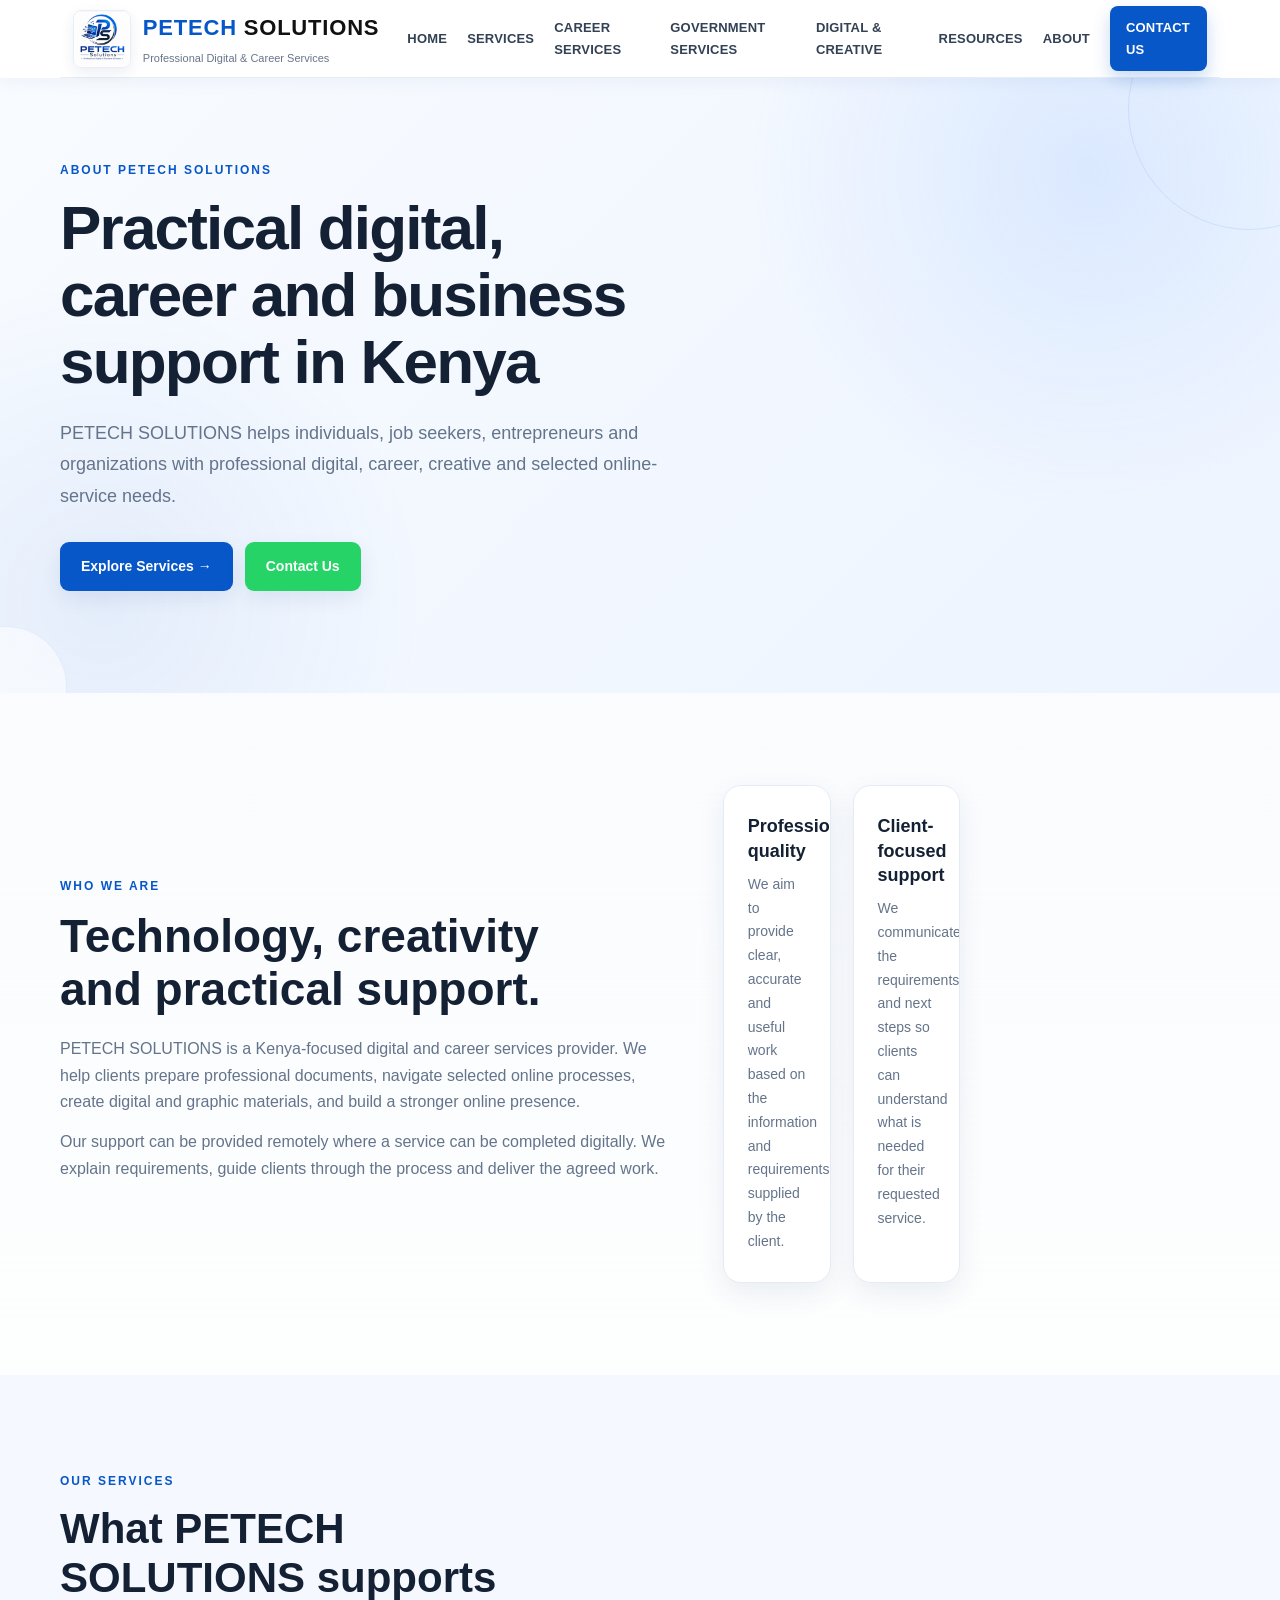
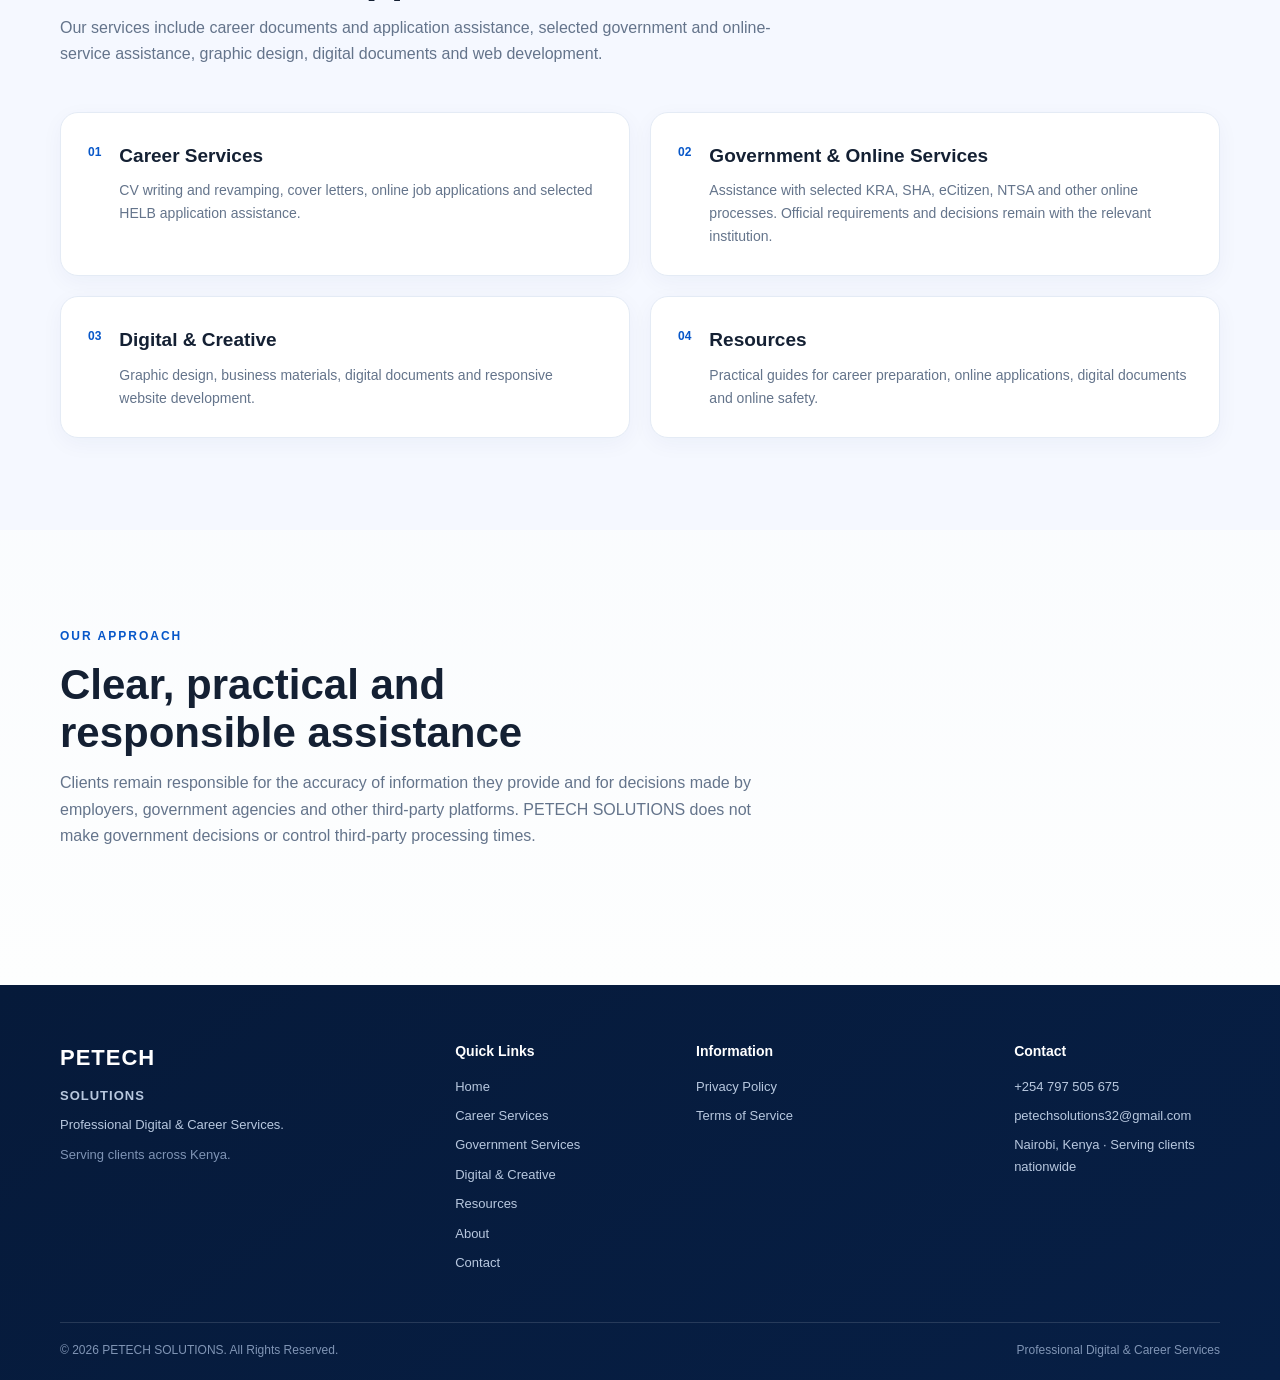
<file: about.html>
<!DOCTYPE html>
<html lang="en">
<head>
  <meta charset="UTF-8">
  <meta name="viewport" content="width=device-width,initial-scale=1">
  <title>About PETECH SOLUTIONS | Digital, Career & Online Services Kenya</title>
  <meta name="description" content="Learn about PETECH SOLUTIONS, a Kenya-focused provider of digital, career, creative and selected online-service assistance for individuals, job seekers, entrepreneurs and organizations.">
  <meta name="robots" content="index, follow">
  <link rel="canonical" href="https://www.petechsolutions.co.ke/about.html">
  <meta property="og:title" content="About PETECH SOLUTIONS | Kenya">
  <meta property="og:description" content="About PETECH SOLUTIONS and the digital, career, creative and online-service support we provide across Kenya.">
  <meta property="og:type" content="website">
  <meta property="og:url" content="https://www.petechsolutions.co.ke/about.html">
  <meta property="og:image" content="https://www.petechsolutions.co.ke/logo.jpg">
  <link rel="icon" type="image/jpeg" href="logo.jpg">
  <link rel="stylesheet" href="style.css">
</head>
<body>
<header class="site-header"><nav class="navbar container" aria-label="Main navigation">
<a class="brand" href="index.html"><img src="logo.jpg" alt="PETECH Solutions logo" width="58" height="58"><span class="brand-copy"><strong>PETECH <em>SOLUTIONS</em></strong><small>Professional Digital & Career Services</small></span></a>
<div class="nav-links" id="navLinks"><a href="index.html">Home</a><a href="index.html#services">Services</a><a href="career-services.html">Career Services</a><a href="government-services.html">Government Services</a><a href="digital-creative-services.html">Digital & Creative</a><a href="resources.html">Resources</a><a href="about.html">About</a><a href="contact.html" class="nav-cta">Contact Us</a></div>
<button class="menu-toggle" type="button" aria-label="Open menu" aria-expanded="false" onclick="toggleMenu()">☰</button>
</nav></header>
<a class="skip-link" href="#main-content">Skip to content</a>
<main id="main-content">
<section class="hero"><div class="container hero-copy"><span class="eyebrow">ABOUT PETECH SOLUTIONS</span><h1>Practical digital, career and business support in Kenya</h1><p class="hero-lead">PETECH SOLUTIONS helps individuals, job seekers, entrepreneurs and organizations with professional digital, career, creative and selected online-service needs.</p><div class="hero-actions"><a class="btn btn-primary" href="index.html#services">Explore Services →</a><a class="btn btn-whatsapp" href="contact.html">Contact Us</a></div></div></section>
<section class="section"><div class="container about-grid"><div class="about-content"><span class="eyebrow">WHO WE ARE</span><h2>Technology, creativity and practical support.</h2><p>PETECH SOLUTIONS is a Kenya-focused digital and career services provider. We help clients prepare professional documents, navigate selected online processes, create digital and graphic materials, and build a stronger online presence.</p><p>Our support can be provided remotely where a service can be completed digitally. We explain requirements, guide clients through the process and deliver the agreed work.</p></div><div class="services-grid"><article class="service-card"><h3>Professional quality</h3><p>We aim to provide clear, accurate and useful work based on the information and requirements supplied by the client.</p></article><article class="service-card"><h3>Client-focused support</h3><p>We communicate the requirements and next steps so clients can understand what is needed for their requested service.</p></article></div></div></section>
<section class="section light-section"><div class="container"><div class="section-heading"><span class="eyebrow">OUR SERVICES</span><h2>What PETECH SOLUTIONS supports</h2><p>Our services include career documents and application assistance, selected government and online-service assistance, graphic design, digital documents and web development.</p></div><div class="benefits-grid"><div class="benefit"><span>01</span><div><h3>Career Services</h3><p>CV writing and revamping, cover letters, online job applications and selected HELB application assistance.</p></div></div><div class="benefit"><span>02</span><div><h3>Government & Online Services</h3><p>Assistance with selected KRA, SHA, eCitizen, NTSA and other online processes. Official requirements and decisions remain with the relevant institution.</p></div></div><div class="benefit"><span>03</span><div><h3>Digital & Creative</h3><p>Graphic design, business materials, digital documents and responsive website development.</p></div></div><div class="benefit"><span>04</span><div><h3>Resources</h3><p>Practical guides for career preparation, online applications, digital documents and online safety.</p></div></div></div></div></section>
<section class="section"><div class="container"><div class="section-heading"><span class="eyebrow">OUR APPROACH</span><h2>Clear, practical and responsible assistance</h2><p>Clients remain responsible for the accuracy of information they provide and for decisions made by employers, government agencies and other third-party platforms. PETECH SOLUTIONS does not make government decisions or control third-party processing times.</p></div></div></section>
</main>
<footer class="footer"><div class="container footer-grid"><div><div class="footer-brand">PETECH <span>SOLUTIONS</span></div><p>Professional Digital & Career Services.</p><p class="muted">Serving clients across Kenya.</p></div><div><h3>Quick Links</h3><a href="index.html">Home</a><a href="career-services.html">Career Services</a><a href="government-services.html">Government Services</a><a href="digital-creative-services.html">Digital & Creative</a><a href="resources.html">Resources</a><a href="about.html">About</a><a href="contact.html">Contact</a></div><div><h3>Information</h3><a href="privacy.html">Privacy Policy</a><a href="terms.html">Terms of Service</a></div><div><h3>Contact</h3><a href="tel:+254797505675">+254 797 505 675</a><a href="mailto:petechsolutions32@gmail.com">petechsolutions32@gmail.com</a><span>Nairobi, Kenya · Serving clients nationwide</span></div></div><div class="container footer-bottom"><span>© 2026 PETECH SOLUTIONS. All Rights Reserved.</span><span>Professional Digital & Career Services</span></div></footer>
<script>function toggleMenu(){const menu=document.getElementById('navLinks');const button=document.querySelector('.menu-toggle');const open=menu.classList.toggle('active');button.setAttribute('aria-expanded',open?'true':'false')}document.querySelectorAll('.nav-links a').forEach(link=>link.addEventListener('click',()=>{document.getElementById('navLinks').classList.remove('active');document.querySelector('.menu-toggle').setAttribute('aria-expanded','false')}));</script>
</body></html>
</file>
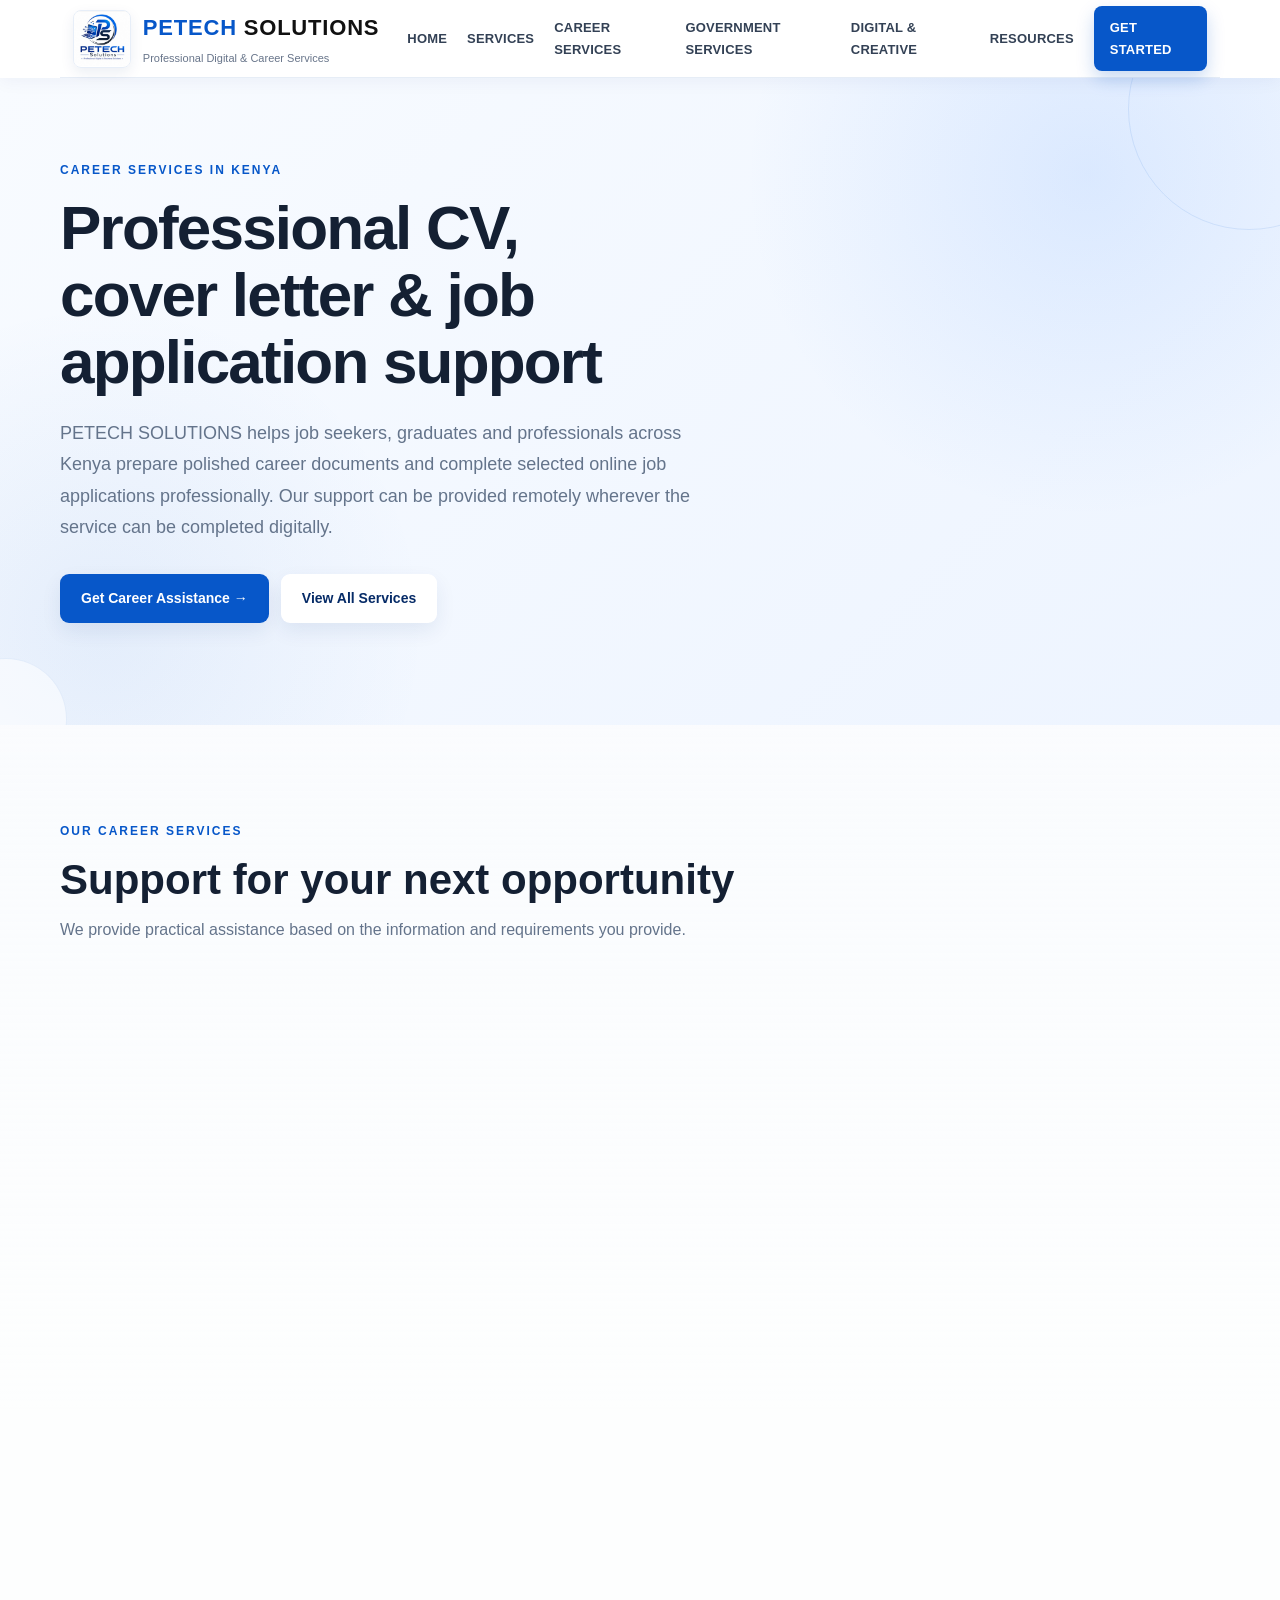
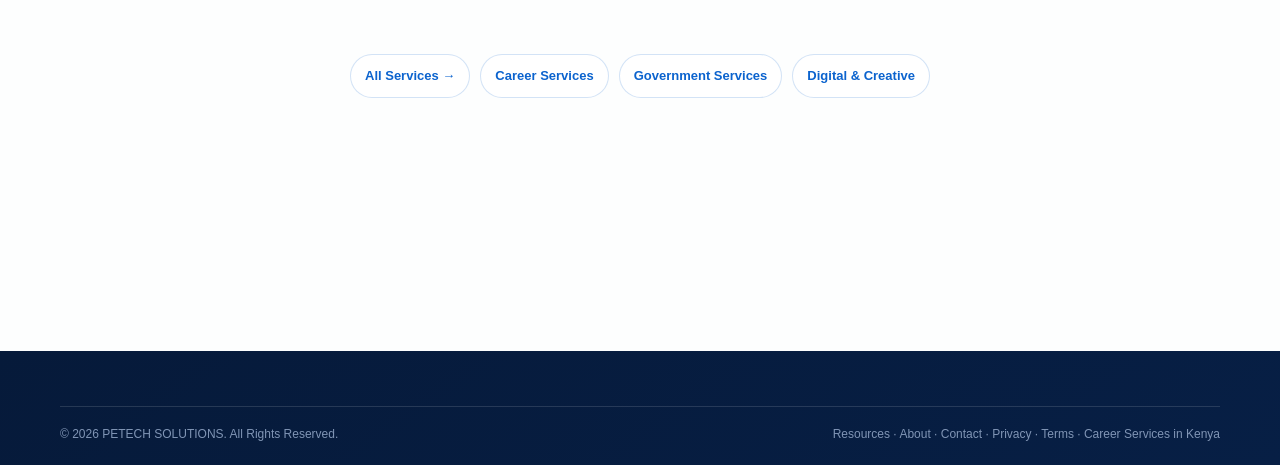
<file: career-services.html>
<!DOCTYPE html>
<html lang="en"><head>
  <script async src="https://pagead2.googlesyndication.com/pagead/js/adsbygoogle.js?client=ca-pub-7204393599212673" crossorigin="anonymous"></script>
<meta charset="UTF-8">
<meta name="robots" content="index, follow">
<meta name="author" content="PETECH SOLUTIONS">
<meta property="og:title" content="CV Writing, Cover Letters & Job Application Assistance Kenya | PETECH SOLUTIONS">
<meta property="og:description" content="Career support for job seekers, graduates and professionals across Kenya.">
<meta property="og:type" content="website">
<meta property="og:url" content="https://www.petechsolutions.co.ke/career-services.html">
<meta property="og:image" content="https://www.petechsolutions.co.ke/logo.jpg">
<meta name="twitter:card" content="summary_large_image">
<meta name="twitter:title" content="Career Services Across Kenya | PETECH SOLUTIONS">
<meta name="twitter:description" content="CV writing, cover letters, job applications and HELB assistance across Kenya.">
<meta name="twitter:image" content="https://www.petechsolutions.co.ke/logo.jpg"><meta name="viewport" content="width=device-width, initial-scale=1.0">
<title>CV Writing, Cover Letters & Job Application Assistance Kenya | PETECH SOLUTIONS</title>
<meta name="description" content="Professional CV writing, CV revamping, cover letter writing and online job application assistance in Kenya. Get practical career support from PETECH SOLUTIONS.">
<link rel="canonical" href="https://www.petechsolutions.co.ke/career-services.html">
<link rel="stylesheet" href="style.css">
<script type="application/ld+json">
{"@context":"https://schema.org","@type":"Service","name":"CV Writing, Cover Letters & Job Application Assistance Kenya","serviceType":"CV Writing, Cover Letters & Job Application Assistance Kenya","provider":{"@type":"ProfessionalService","name":"PETECH SOLUTIONS","url":"https://www.petechsolutions.co.ke/"},"areaServed":{"@type":"Country","name":"Kenya"},"url":"https://www.petechsolutions.co.ke/career-services.html","description":"Professional CV writing, CV revamping, cover letter writing and online job application assistance in Kenya. Get practical career support from PETECH SOLUTIONS."}
</script>
<script type="application/ld+json">
{"@context":"https://schema.org","@type":"BreadcrumbList","itemListElement":[{"@type":"ListItem","position":1,"name":"Home","item":"https://www.petechsolutions.co.ke/"},{"@type":"ListItem","position":2,"name":"CV Writing, Cover Letters & Job Application Assistance Kenya","item":"https://www.petechsolutions.co.ke/career-services.html"}]}
</script>
</head><body>
<header class="site-header"><nav class="navbar container"><a class="brand" href="index.html"><img src="logo.jpg" alt="PETECH Solutions logo" width="58" height="58" decoding="async"><span class="brand-copy"><strong>PETECH <em>SOLUTIONS</em></strong><small>Professional Digital & Career Services</small></span></a><div class="nav-links" id="navLinks"><a href="index.html">Home</a><a href="index.html#services">Services</a><a href="career-services.html">Career Services</a><a href="government-services.html">Government Services</a><a href="digital-creative-services.html">Digital & Creative</a><a href="resources.html">Resources</a><a href="index.html#contact" class="nav-cta">Get Started</a></div><button class="menu-toggle" type="button" aria-label="Open menu" aria-expanded="false" onclick="toggleMenu()">☰</button></nav></header>
<a class="skip-link" href="#main-content">Skip to content</a>
<main id="main-content"><section class="hero"><div class="container hero-copy"><span class="eyebrow">CAREER SERVICES IN KENYA</span><h1>Professional CV, cover letter & job application support</h1><p class="hero-lead">PETECH SOLUTIONS helps job seekers, graduates and professionals across Kenya prepare polished career documents and complete selected online job applications professionally. Our support can be provided remotely wherever the service can be completed digitally.</p><div class="hero-actions"><a class="btn btn-primary" href="https://wa.me/254797505675?text=Hello%20PETECH%20SOLUTIONS,%20I%20need%20career%20services." target="_blank" rel="noopener">Get Career Assistance →</a><a class="btn btn-light" href="index.html#services">View All Services</a></div></div></section>
<section class="section"><div class="container"><div class="section-heading"><span class="eyebrow">OUR CAREER SERVICES</span><h2>Support for your next opportunity</h2><p>We provide practical assistance based on the information and requirements you provide.</p></div><div class="services-grid">
<article class="service-card"><div class="service-icon">CV</div><h3>CV Writing & Revamping</h3><p>Professional CV preparation, editing, restructuring and formatting for graduates, job seekers and experienced professionals.</p><a class="service-request" href="https://wa.me/254797505675?text=Hello%20PETECH%20SOLUTIONS,%20I%20would%20like%20to%20request%20this%20career%20service." target="_blank" rel="noopener">Request this service →</a></article>
<article class="service-card"><div class="service-icon">✎</div><h3>Cover Letter Writing</h3><p>Clear, targeted cover letters tailored to a specific role, organization and applicant profile.</p><a class="service-request" href="https://wa.me/254797505675?text=Hello%20PETECH%20SOLUTIONS,%20I%20would%20like%20to%20request%20this%20career%20service." target="_blank" rel="noopener">Request this service →</a></article>
<article class="service-card"><div class="service-icon">JOB</div><h3>Online Job Applications</h3><p>Assistance with online application forms, profiles, document uploads and application presentation.</p><a class="service-request" href="https://wa.me/254797505675?text=Hello%20PETECH%20SOLUTIONS,%20I%20would%20like%20to%20request%20this%20career%20service." target="_blank" rel="noopener">Request this service →</a></article>
<article class="service-card"><div class="service-icon">HELB</div><h3>HELB Application Assistance</h3><p>Guidance with HELB-related online applications, account navigation and required application information.</p><a class="service-request" href="https://wa.me/254797505675?text=Hello%20PETECH%20SOLUTIONS,%20I%20would%20like%20to%20request%20this%20career%20service." target="_blank" rel="noopener">Request this service →</a></article>
</div></div></section>
<section class="section"><div class="container"><div class="section-heading"><span class="eyebrow">BEFORE YOU REQUEST CAREER SUPPORT</span><h2>Prepare the information needed for your application</h2><p>The more complete your information is, the easier it is to prepare accurate documents or guide you through an online application.</p></div><div class="services-grid">
<article class="service-card"><h3>For CV & Cover Letter Services</h3><p>Prepare your current CV if available, education and training details, relevant work or volunteer experience, key skills, achievements, the target job and the job advert or description where available.</p></article>
<article class="service-card"><h3>For Online Job Applications</h3><p>Have the vacancy link or application instructions, your contact details and the documents requested by the employer ready. You should keep control of your own email account, passwords and one-time verification codes.</p></article>
<article class="service-card"><h3>For HELB Assistance</h3><p>Keep the information and supporting documents requested by the official HELB application process available. Requirements, deadlines and procedures can change, so confirm current instructions on the official HELB platform.</p></article>
</div></div></section>
<section class="section"><div class="container"><div class="section-heading"><span class="eyebrow">HOW IT WORKS</span><h2>A simple career-support process</h2></div><div class="services-grid">
<article class="service-card"><h3>1. Tell us what you need</h3><p>Send the service you need and, where relevant, the job advert, application link or document requirements.</p></article>
<article class="service-card"><h3>2. Share the necessary information</h3><p>Provide accurate details and documents needed for the specific service. Avoid sending passwords, PINs or OTPs.</p></article>
<article class="service-card"><h3>3. We prepare or guide</h3><p>We work from the information supplied and help organize your documents or navigate the applicable digital process.</p></article>
<article class="service-card"><h3>4. Review before submission</h3><p>Check names, contacts, dates and supporting documents carefully before you submit an application to an employer or institution.</p></article>
</div></div></section>
<section class="section"><div class="container"><div class="section-heading"><span class="eyebrow">CAREER TIPS</span><h2>Important things to remember</h2></div><div class="service-card"><p><strong>Your information matters:</strong> Only share information necessary for the service. PETECH SOLUTIONS will not ask you to disclose your email password, banking PIN or one-time verification code. <strong>Application accuracy matters:</strong> PETECH can assist with preparation and digital navigation, but the applicant remains responsible for confirming that submitted information is truthful and complete. <strong>Official requirements can change:</strong> Always check the current requirements, deadlines and instructions of the employer or institution concerned.</p><p>For more practical guidance, visit the <a href="resources.html">PETECH Knowledge Hub</a>.</p></div></div></section>
<div class="service-page-links" aria-label="Other PETECH SOLUTIONS service categories">
<a href="index.html">All Services →</a>
<a href="career-services.html">Career Services</a>
<a href="government-services.html">Government Services</a>
<a href="digital-creative-services.html">Digital & Creative</a>
</div>
<section class="cta-section"><div class="container cta-inner"><div><span class="eyebrow light">READY TO APPLY?</span><h2>Present yourself professionally.</h2><p>Contact PETECH SOLUTIONS for career and application assistance.</p></div><div class="cta-actions"><a class="btn btn-whatsapp" href="https://wa.me/254797505675?text=Hello%20PETECH%20SOLUTIONS,%20I%20need%20career%20assistance." target="_blank" rel="noopener">WhatsApp Us</a><a class="btn btn-light" href="tel:+254797505675">Call +254 797 505 675</a></div></div></section></main>
<footer class="footer"><div class="container footer-bottom"><span>© 2026 PETECH SOLUTIONS. All Rights Reserved.</span><span><a href="resources.html">Resources</a> · <a href="about.html">About</a> · <a href="contact.html">Contact</a> · <a href="privacy.html">Privacy</a> · <a href="terms.html">Terms</a> · Career Services in Kenya</span></div></footer><script>function toggleMenu(){const menu=document.getElementById('navLinks');const button=document.querySelector('.menu-toggle');const open=menu.classList.toggle('active');button.setAttribute('aria-expanded',open?'true':'false')}document.querySelectorAll('.nav-links a').forEach(link=>link.addEventListener('click',()=>{document.getElementById('navLinks').classList.remove('active');document.querySelector('.menu-toggle').setAttribute('aria-expanded','false')}));</script><script src="effects.js" defer></script>
</body></html>
</file>
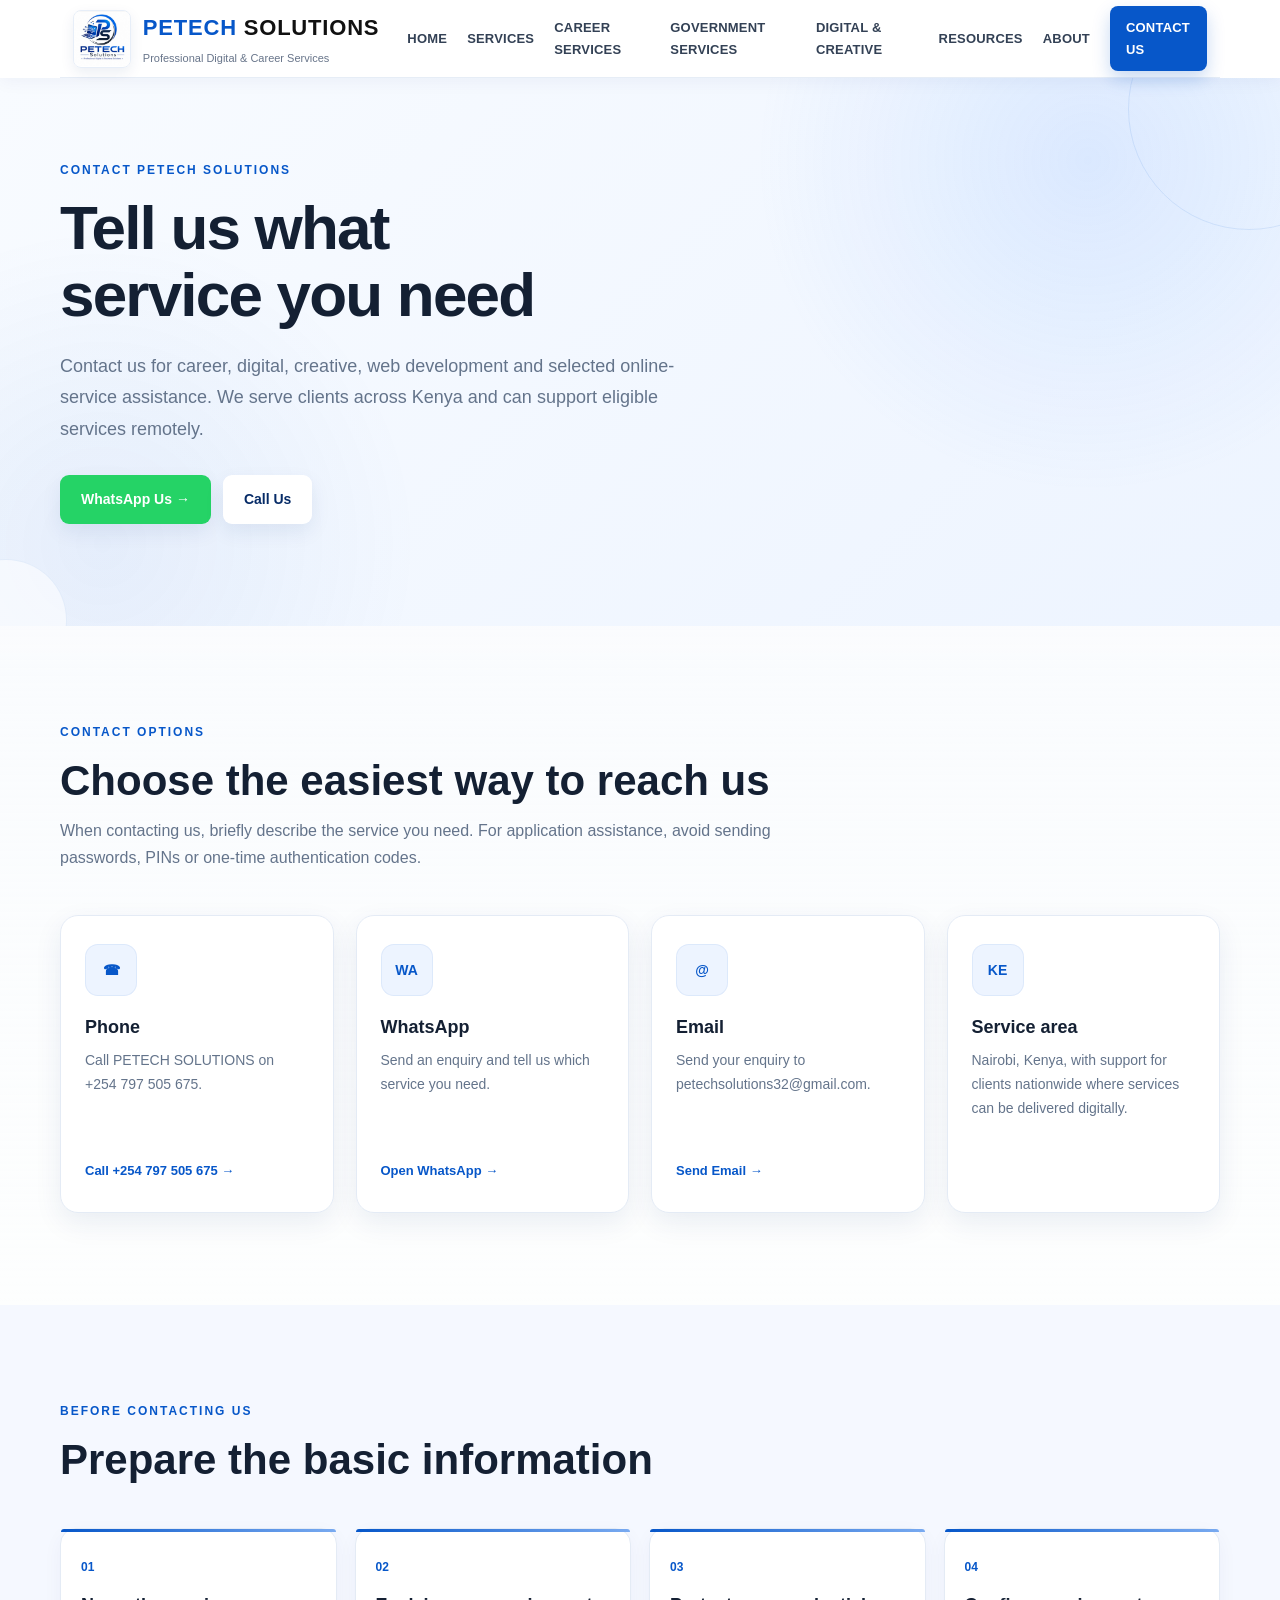
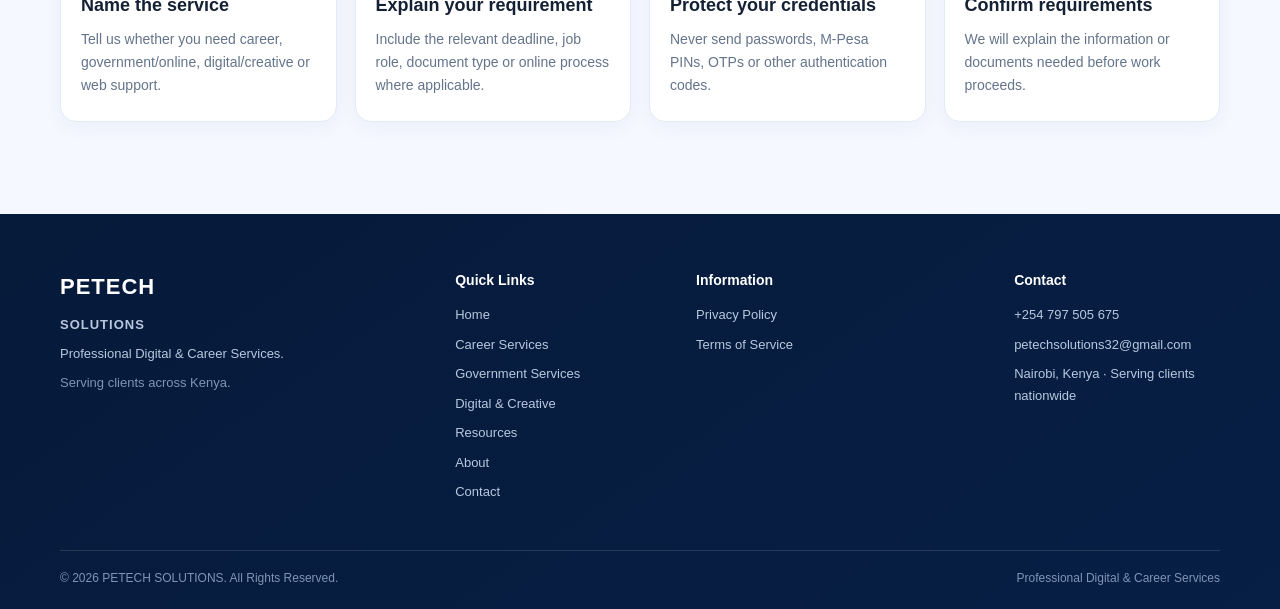
<file: contact.html>
<!DOCTYPE html>
<html lang="en">
<head>
  <meta charset="UTF-8">
  <meta name="viewport" content="width=device-width,initial-scale=1">
  <title>Contact PETECH SOLUTIONS | Kenya Digital & Career Services</title>
  <meta name="description" content="Contact PETECH SOLUTIONS for CV writing, career assistance, government and online-service assistance, graphic design, digital documents and web development in Kenya.">
  <meta name="robots" content="index, follow">
  <link rel="canonical" href="https://www.petechsolutions.co.ke/contact.html">
  <meta property="og:title" content="Contact PETECH SOLUTIONS | Kenya">
  <meta property="og:description" content="Contact PETECH SOLUTIONS by phone, email or WhatsApp for digital, career, creative and selected online-service assistance across Kenya.">
  <meta property="og:type" content="website">
  <meta property="og:url" content="https://www.petechsolutions.co.ke/contact.html">
  <meta property="og:image" content="https://www.petechsolutions.co.ke/logo.jpg">
  <link rel="icon" type="image/jpeg" href="logo.jpg">
  <link rel="stylesheet" href="style.css">
</head>
<body>
<header class="site-header"><nav class="navbar container" aria-label="Main navigation">
<a class="brand" href="index.html"><img src="logo.jpg" alt="PETECH Solutions logo" width="58" height="58"><span class="brand-copy"><strong>PETECH <em>SOLUTIONS</em></strong><small>Professional Digital & Career Services</small></span></a>
<div class="nav-links" id="navLinks"><a href="index.html">Home</a><a href="index.html#services">Services</a><a href="career-services.html">Career Services</a><a href="government-services.html">Government Services</a><a href="digital-creative-services.html">Digital & Creative</a><a href="resources.html">Resources</a><a href="about.html">About</a><a href="contact.html" class="nav-cta">Contact Us</a></div>
<button class="menu-toggle" type="button" aria-label="Open menu" aria-expanded="false" onclick="toggleMenu()">☰</button>
</nav></header>
<a class="skip-link" href="#main-content">Skip to content</a>
<main id="main-content">
<section class="hero"><div class="container hero-copy"><span class="eyebrow">CONTACT PETECH SOLUTIONS</span><h1>Tell us what service you need</h1><p class="hero-lead">Contact us for career, digital, creative, web development and selected online-service assistance. We serve clients across Kenya and can support eligible services remotely.</p><div class="hero-actions"><a class="btn btn-whatsapp" href="https://wa.me/254797505675?text=Hello%20PETECH%20SOLUTIONS,%20I%20would%20like%20to%20enquire%20about%20your%20services." target="_blank" rel="noopener">WhatsApp Us →</a><a class="btn btn-light" href="tel:+254797505675">Call Us</a></div></div></section>
<section class="section"><div class="container"><div class="section-heading"><span class="eyebrow">CONTACT OPTIONS</span><h2>Choose the easiest way to reach us</h2><p>When contacting us, briefly describe the service you need. For application assistance, avoid sending passwords, PINs or one-time authentication codes.</p></div><div class="services-grid"><article class="service-card"><div class="service-icon">☎</div><h3>Phone</h3><p>Call PETECH SOLUTIONS on +254 797 505 675.</p><a href="tel:+254797505675">Call +254 797 505 675 →</a></article><article class="service-card"><div class="service-icon">WA</div><h3>WhatsApp</h3><p>Send an enquiry and tell us which service you need.</p><a href="https://wa.me/254797505675?text=Hello%20PETECH%20SOLUTIONS,%20I%20would%20like%20to%20enquire%20about%20your%20services." target="_blank" rel="noopener">Open WhatsApp →</a></article><article class="service-card"><div class="service-icon">@</div><h3>Email</h3><p>Send your enquiry to petechsolutions32@gmail.com.</p><a href="mailto:petechsolutions32@gmail.com">Send Email →</a></article><article class="service-card"><div class="service-icon">KE</div><h3>Service area</h3><p>Nairobi, Kenya, with support for clients nationwide where services can be delivered digitally.</p></article></div></div></section>
<section class="section light-section"><div class="container"><div class="section-heading"><span class="eyebrow">BEFORE CONTACTING US</span><h2>Prepare the basic information</h2></div><div class="steps"><div class="step"><span>01</span><h3>Name the service</h3><p>Tell us whether you need career, government/online, digital/creative or web support.</p></div><div class="step"><span>02</span><h3>Explain your requirement</h3><p>Include the relevant deadline, job role, document type or online process where applicable.</p></div><div class="step"><span>03</span><h3>Protect your credentials</h3><p>Never send passwords, M-Pesa PINs, OTPs or other authentication codes.</p></div><div class="step"><span>04</span><h3>Confirm requirements</h3><p>We will explain the information or documents needed before work proceeds.</p></div></div></div></section>
</main>
<footer class="footer"><div class="container footer-grid"><div><div class="footer-brand">PETECH <span>SOLUTIONS</span></div><p>Professional Digital & Career Services.</p><p class="muted">Serving clients across Kenya.</p></div><div><h3>Quick Links</h3><a href="index.html">Home</a><a href="career-services.html">Career Services</a><a href="government-services.html">Government Services</a><a href="digital-creative-services.html">Digital & Creative</a><a href="resources.html">Resources</a><a href="about.html">About</a><a href="contact.html">Contact</a></div><div><h3>Information</h3><a href="privacy.html">Privacy Policy</a><a href="terms.html">Terms of Service</a></div><div><h3>Contact</h3><a href="tel:+254797505675">+254 797 505 675</a><a href="mailto:petechsolutions32@gmail.com">petechsolutions32@gmail.com</a><span>Nairobi, Kenya · Serving clients nationwide</span></div></div><div class="container footer-bottom"><span>© 2026 PETECH SOLUTIONS. All Rights Reserved.</span><span>Professional Digital & Career Services</span></div></footer>
<script>function toggleMenu(){const menu=document.getElementById('navLinks');const button=document.querySelector('.menu-toggle');const open=menu.classList.toggle('active');button.setAttribute('aria-expanded',open?'true':'false')}document.querySelectorAll('.nav-links a').forEach(link=>link.addEventListener('click',()=>{document.getElementById('navLinks').classList.remove('active');document.querySelector('.menu-toggle').setAttribute('aria-expanded','false')}));</script>
</body></html>
</file>
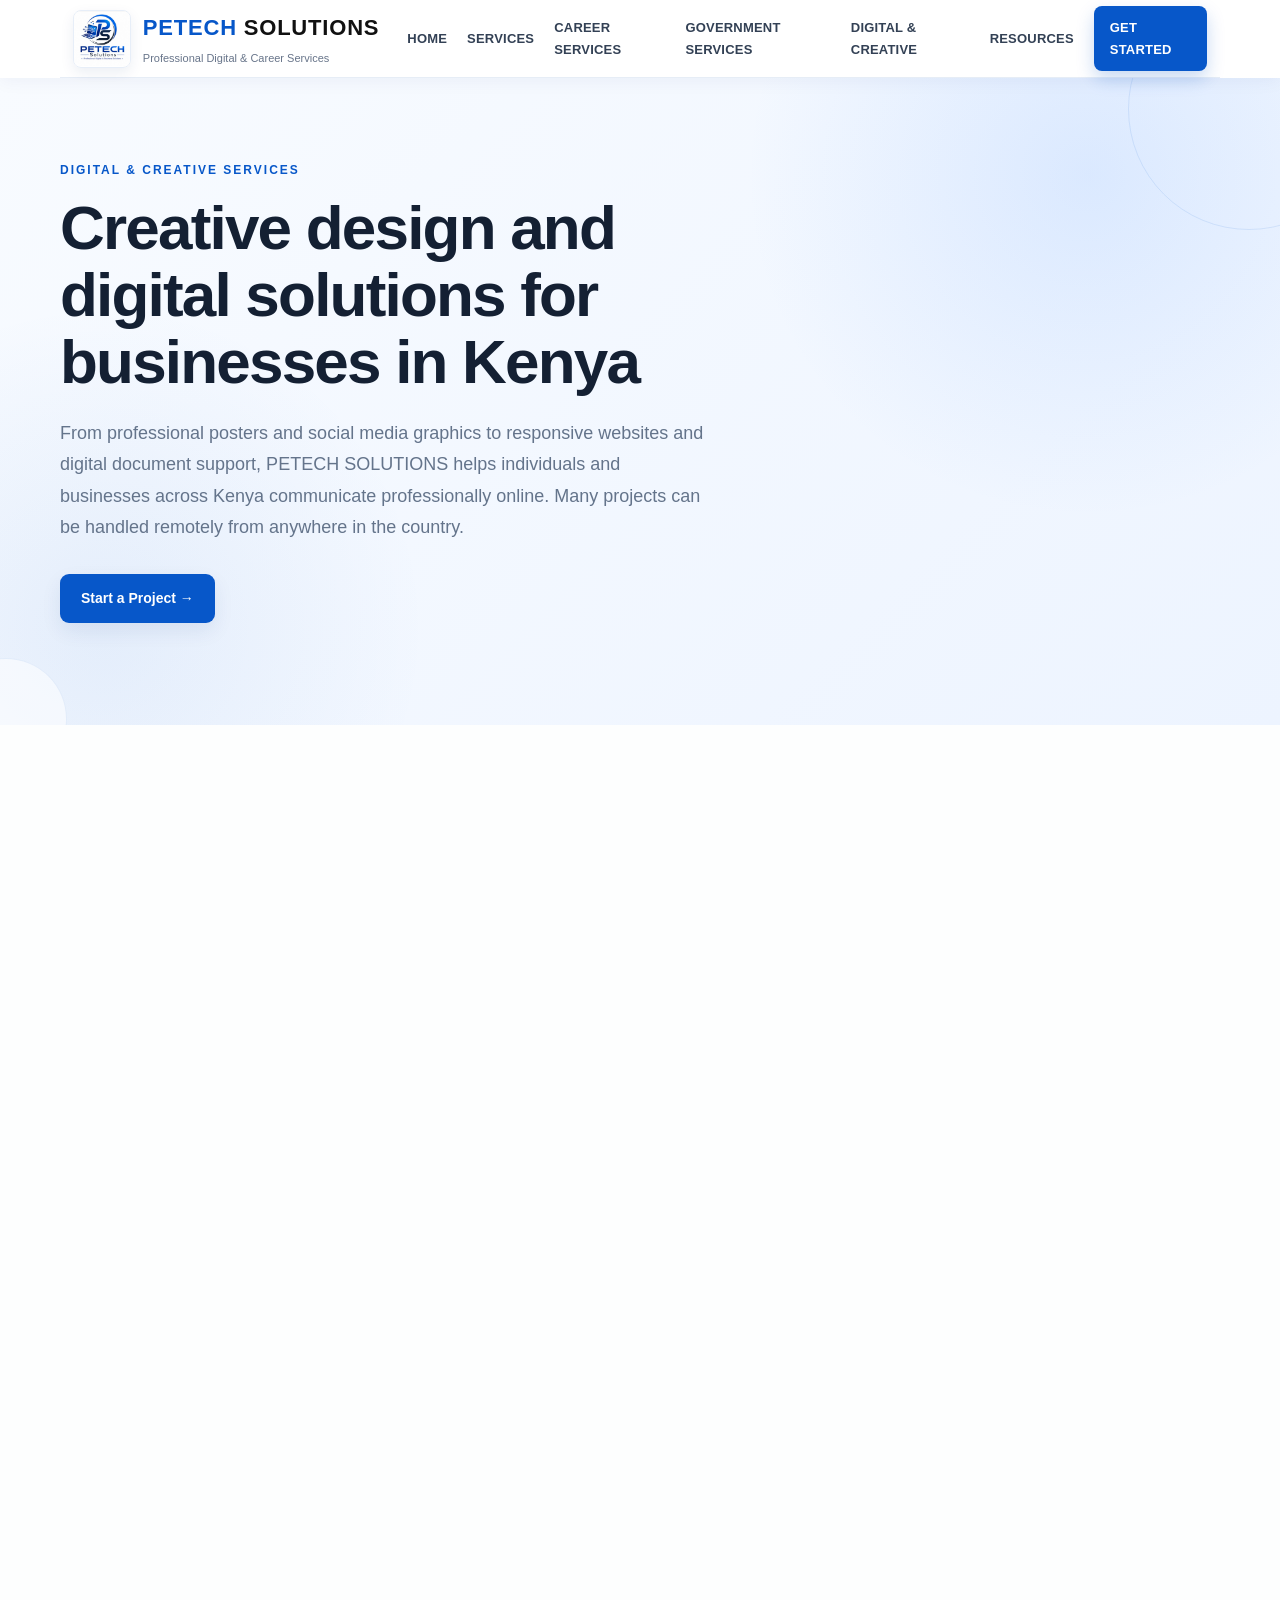
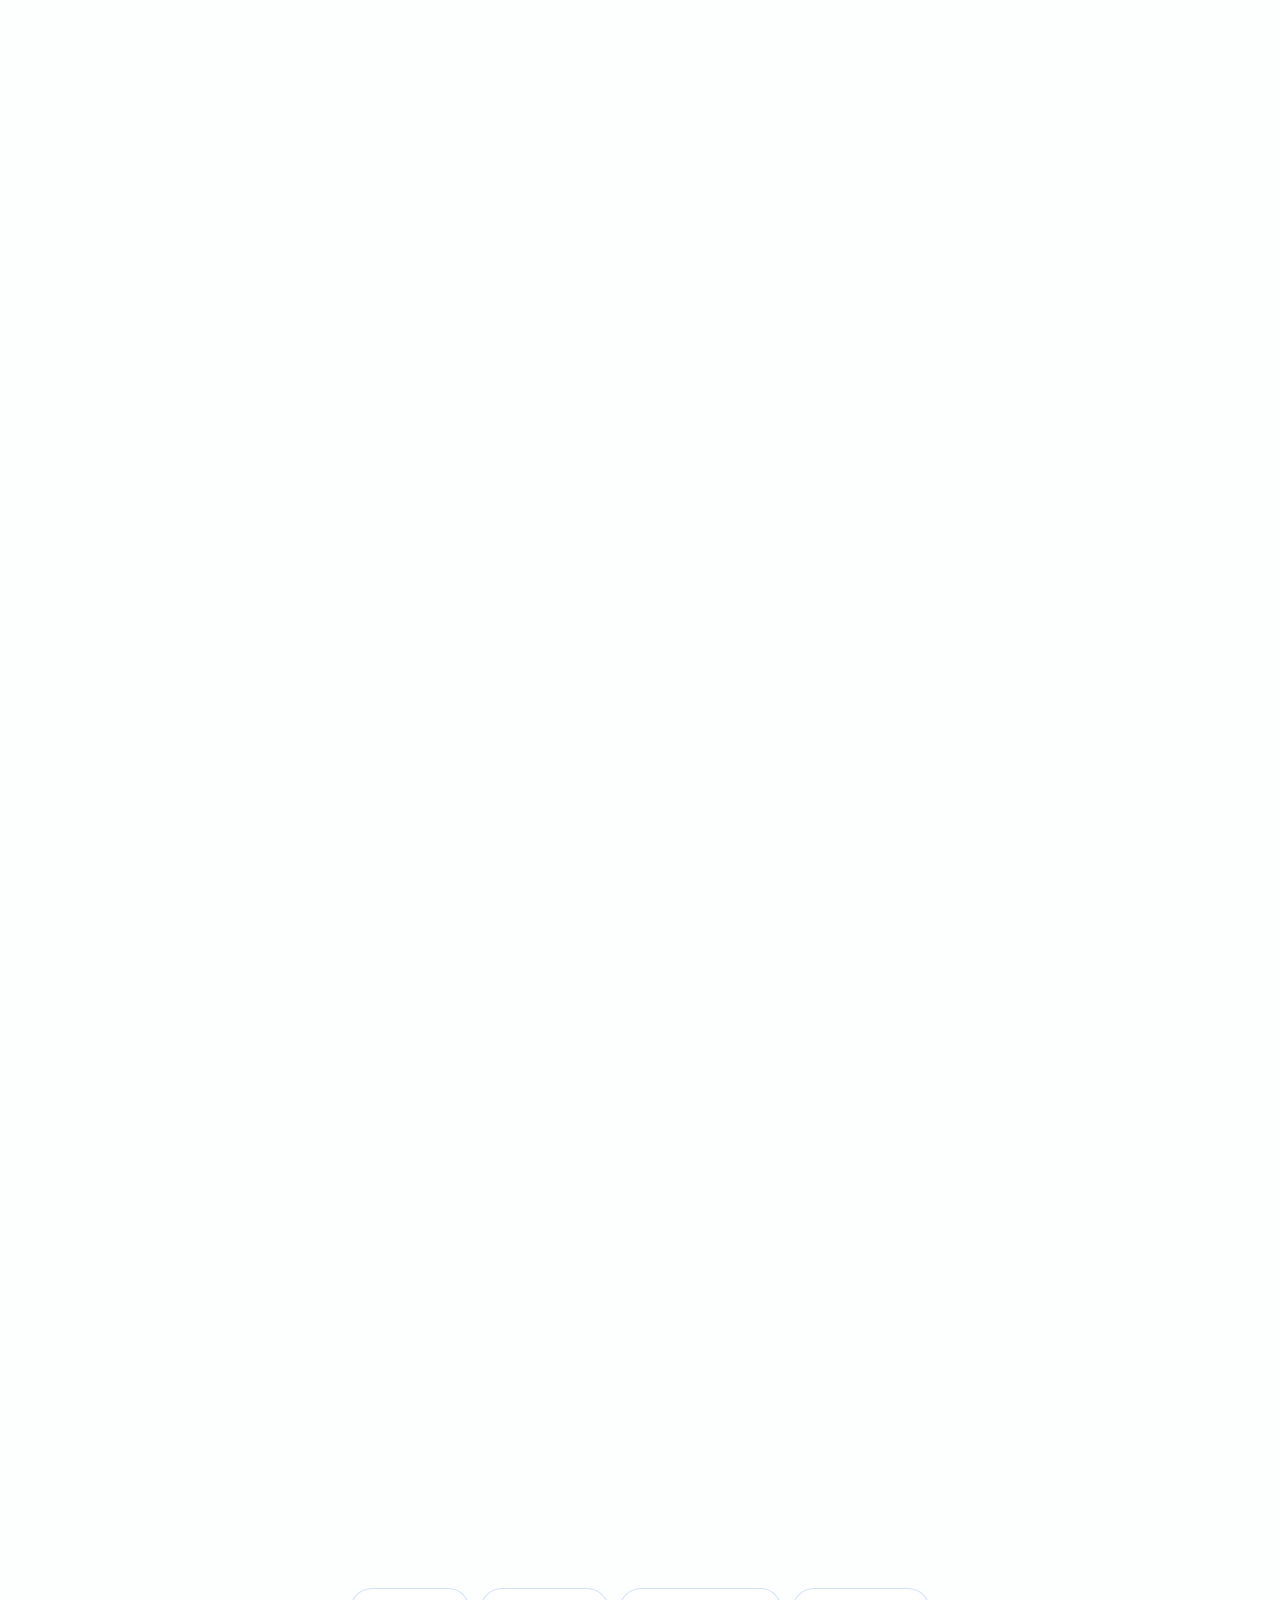
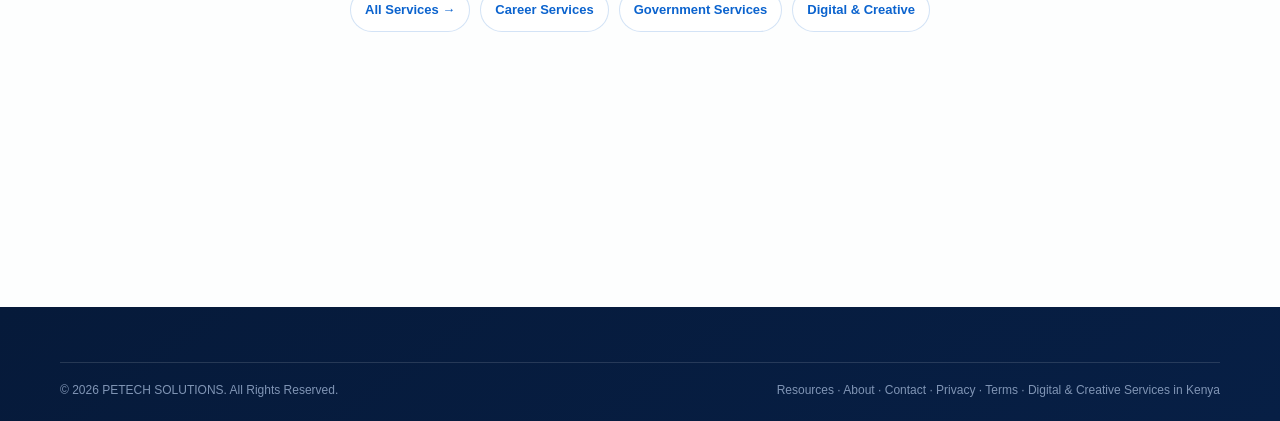
<file: digital-creative-services.html>
<!DOCTYPE html>
<html lang="en"><head>
  <script async src="https://pagead2.googlesyndication.com/pagead/js/adsbygoogle.js?client=ca-pub-7204393599212673" crossorigin="anonymous"></script>
<meta charset="UTF-8">
<meta name="robots" content="index, follow">
<meta name="author" content="PETECH SOLUTIONS">
<meta property="og:title" content="Graphic Design, Posters & Website Development Kenya | PETECH SOLUTIONS">
<meta property="og:description" content="Graphic design, posters, websites and digital document services for clients across Kenya.">
<meta property="og:type" content="website">
<meta property="og:url" content="https://www.petechsolutions.co.ke/digital-creative-services.html">
<meta property="og:image" content="https://www.petechsolutions.co.ke/logo.jpg">
<meta name="twitter:card" content="summary_large_image">
<meta name="twitter:title" content="Digital & Creative Services Across Kenya | PETECH SOLUTIONS">
<meta name="twitter:description" content="Graphic design, posters, website development and digital document support across Kenya.">
<meta name="twitter:image" content="https://www.petechsolutions.co.ke/logo.jpg"><meta name="viewport" content="width=device-width, initial-scale=1.0">
<title>Graphic Design, Posters & Website Development Kenya | PETECH SOLUTIONS</title>
<meta name="description" content="Graphic design, business posters, campaign poster design, digital document services and responsive website development in Kenya. PETECH SOLUTIONS helps businesses build a professional digital presence.">
<link rel="canonical" href="https://www.petechsolutions.co.ke/digital-creative-services.html"><link rel="stylesheet" href="style.css">
<script type="application/ld+json">
{"@context":"https://schema.org","@type":"Service","name":"Graphic Design, Posters & Website Development Kenya","serviceType":"Graphic Design, Posters & Website Development Kenya","provider":{"@type":"ProfessionalService","name":"PETECH SOLUTIONS","url":"https://www.petechsolutions.co.ke/"},"areaServed":{"@type":"Country","name":"Kenya"},"url":"https://www.petechsolutions.co.ke/digital-creative-services.html","description":"Graphic design, business posters, campaign poster design, digital document services and responsive website development in Kenya. PETECH SOLUTIONS helps businesses build a professional digital presence."}
</script>
<script type="application/ld+json">
{"@context":"https://schema.org","@type":"BreadcrumbList","itemListElement":[{"@type":"ListItem","position":1,"name":"Home","item":"https://www.petechsolutions.co.ke/"},{"@type":"ListItem","position":2,"name":"Graphic Design, Posters & Website Development Kenya","item":"https://www.petechsolutions.co.ke/digital-creative-services.html"}]}
</script>
</head><body><header class="site-header"><nav class="navbar container"><a class="brand" href="index.html"><img src="logo.jpg" alt="PETECH Solutions logo" width="58" height="58" decoding="async"><span class="brand-copy"><strong>PETECH <em>SOLUTIONS</em></strong><small>Professional Digital & Career Services</small></span></a><div class="nav-links" id="navLinks"><a href="index.html">Home</a><a href="index.html#services">Services</a><a href="career-services.html">Career Services</a><a href="government-services.html">Government Services</a><a href="digital-creative-services.html">Digital & Creative</a><a href="resources.html">Resources</a><a href="index.html#contact" class="nav-cta">Get Started</a></div><button class="menu-toggle" type="button" aria-label="Open menu" aria-expanded="false" onclick="toggleMenu()">☰</button></nav></header>
<a class="skip-link" href="#main-content">Skip to content</a>
<main id="main-content"><section class="hero"><div class="container hero-copy"><span class="eyebrow">DIGITAL & CREATIVE SERVICES</span><h1>Creative design and digital solutions for businesses in Kenya</h1><p class="hero-lead">From professional posters and social media graphics to responsive websites and digital document support, PETECH SOLUTIONS helps individuals and businesses across Kenya communicate professionally online. Many projects can be handled remotely from anywhere in the country.</p><div class="hero-actions"><a class="btn btn-primary" href="https://wa.me/254797505675?text=Hello%20PETECH%20SOLUTIONS,%20I%20need%20digital%20or%20creative%20services." target="_blank" rel="noopener">Start a Project →</a></div></div></section>
<section class="section"><div class="container"><div class="section-heading"><span class="eyebrow">WHAT WE CREATE</span><h2>Digital and creative services</h2></div><div class="services-grid">
<article class="service-card"><div class="service-icon">◆</div><h3>Graphic Design & Posters</h3><p>Business posters, flyers, social media graphics, event designs and promotional materials.</p><a class="service-request" href="https://wa.me/254797505675?text=Hello%20PETECH%20SOLUTIONS,%20I%20would%20like%20to%20request%20this%20digital%20or%20creative%20service." target="_blank" rel="noopener">Request this service →</a></article>
<article class="service-card"><div class="service-icon">P</div><h3>Political & Campaign Poster Design</h3><p>Professional campaign communication designs based on supplied content and branding.</p><a class="service-request" href="https://wa.me/254797505675?text=Hello%20PETECH%20SOLUTIONS,%20I%20would%20like%20to%20request%20this%20digital%20or%20creative%20service." target="_blank" rel="noopener">Request this service →</a></article>
<article class="service-card"><div class="service-icon">WEB</div><h3>Website Development</h3><p>Responsive, mobile-friendly websites for individuals, businesses and organizations.</p><a class="service-request" href="https://wa.me/254797505675?text=Hello%20PETECH%20SOLUTIONS,%20I%20would%20like%20to%20request%20this%20digital%20or%20creative%20service." target="_blank" rel="noopener">Request this service →</a></article>
<article class="service-card"><div class="service-icon">DOC</div><h3>Digital Document Services</h3><p>Typing, formatting, editing, PDF conversion and digital document preparation.</p><a class="service-request" href="https://wa.me/254797505675?text=Hello%20PETECH%20SOLUTIONS,%20I%20would%20like%20to%20request%20this%20digital%20or%20creative%20service." target="_blank" rel="noopener">Request this service →</a></article>
</div></div></section>
<section class="section"><div class="container"><div class="section-heading"><span class="eyebrow">PREPARE YOUR PROJECT</span><h2>What to send before we start</h2><p>A clear project brief helps us understand what you want to create and how the final work will be used.</p></div><div class="services-grid">
<article class="service-card"><h3>For posters & graphics</h3><p>Provide the exact wording, names, dates, phone numbers, logos, preferred images, social-media size or print dimensions, and any important branding requirements.</p></article>
<article class="service-card"><h3>For websites</h3><p>Prepare your business or organization information, logo, services, contact details, preferred pages, text and images. If you already have a domain or hosting account, keep the account information available without sharing passwords unnecessarily.</p></article>
<article class="service-card"><h3>For digital documents</h3><p>Send the source material and explain the required format, page size, file type, layout and deadline. Tell us if the final document must be optimized for printing, email or online submission.</p></article>
</div></div></section>
<section class="section"><div class="container"><div class="section-heading"><span class="eyebrow">PROJECT PROCESS</span><h2>From brief to finished digital work</h2></div><div class="services-grid">
<article class="service-card"><h3>1. Share the brief</h3><p>Explain the purpose, audience, platform and desired outcome of your project.</p></article>
<article class="service-card"><h3>2. Provide content & assets</h3><p>Send accurate text, logos, images and other materials that you have permission to use.</p></article>
<article class="service-card"><h3>3. Design or build</h3><p>We organize the content into a professional digital design, document or responsive website.</p></article>
<article class="service-card"><h3>4. Review & finalize</h3><p>Review the work for accuracy and request reasonable corrections before the final version is delivered.</p></article>
</div></div></section>
<section class="section"><div class="container"><div class="section-heading"><span class="eyebrow">DIGITAL QUALITY</span><h2>Build a professional and usable online presence</h2></div><div class="service-card"><p>Good digital work is more than attractive graphics. Important details include readable text, accurate contact information, suitable file dimensions, mobile-friendly layouts, clear calls to action and content that matches the intended audience.</p><p>For websites, we can also help organize service information, navigation, basic search visibility elements and useful customer-facing content. For more practical digital guidance, visit the <a href="resources.html">PETECH Knowledge Hub</a>.</p></div></div></section>
<div class="service-page-links" aria-label="Other PETECH SOLUTIONS service categories">
<a href="index.html">All Services →</a>
<a href="career-services.html">Career Services</a>
<a href="government-services.html">Government Services</a>
<a href="digital-creative-services.html">Digital & Creative</a>
</div>
<section class="cta-section"><div class="container cta-inner"><div><span class="eyebrow light">HAVE A DIGITAL PROJECT?</span><h2>Turn your idea into a professional digital presence.</h2></div><div class="cta-actions"><a class="btn btn-whatsapp" href="https://wa.me/254797505675?text=Hello%20PETECH%20SOLUTIONS,%20I%20have%20a%20digital%20project." target="_blank" rel="noopener">WhatsApp Us</a></div></div></section></main>
<footer class="footer"><div class="container footer-bottom"><span>© 2026 PETECH SOLUTIONS. All Rights Reserved.</span><span><a href="resources.html">Resources</a> · <a href="about.html">About</a> · <a href="contact.html">Contact</a> · <a href="privacy.html">Privacy</a> · <a href="terms.html">Terms</a> · Digital & Creative Services in Kenya</span></div></footer><script>function toggleMenu(){const menu=document.getElementById('navLinks');const button=document.querySelector('.menu-toggle');const open=menu.classList.toggle('active');button.setAttribute('aria-expanded',open?'true':'false')}document.querySelectorAll('.nav-links a').forEach(link=>link.addEventListener('click',()=>{document.getElementById('navLinks').classList.remove('active');document.querySelector('.menu-toggle').setAttribute('aria-expanded','false')}));</script><script src="effects.js" defer></script>
</body></html>
</file>
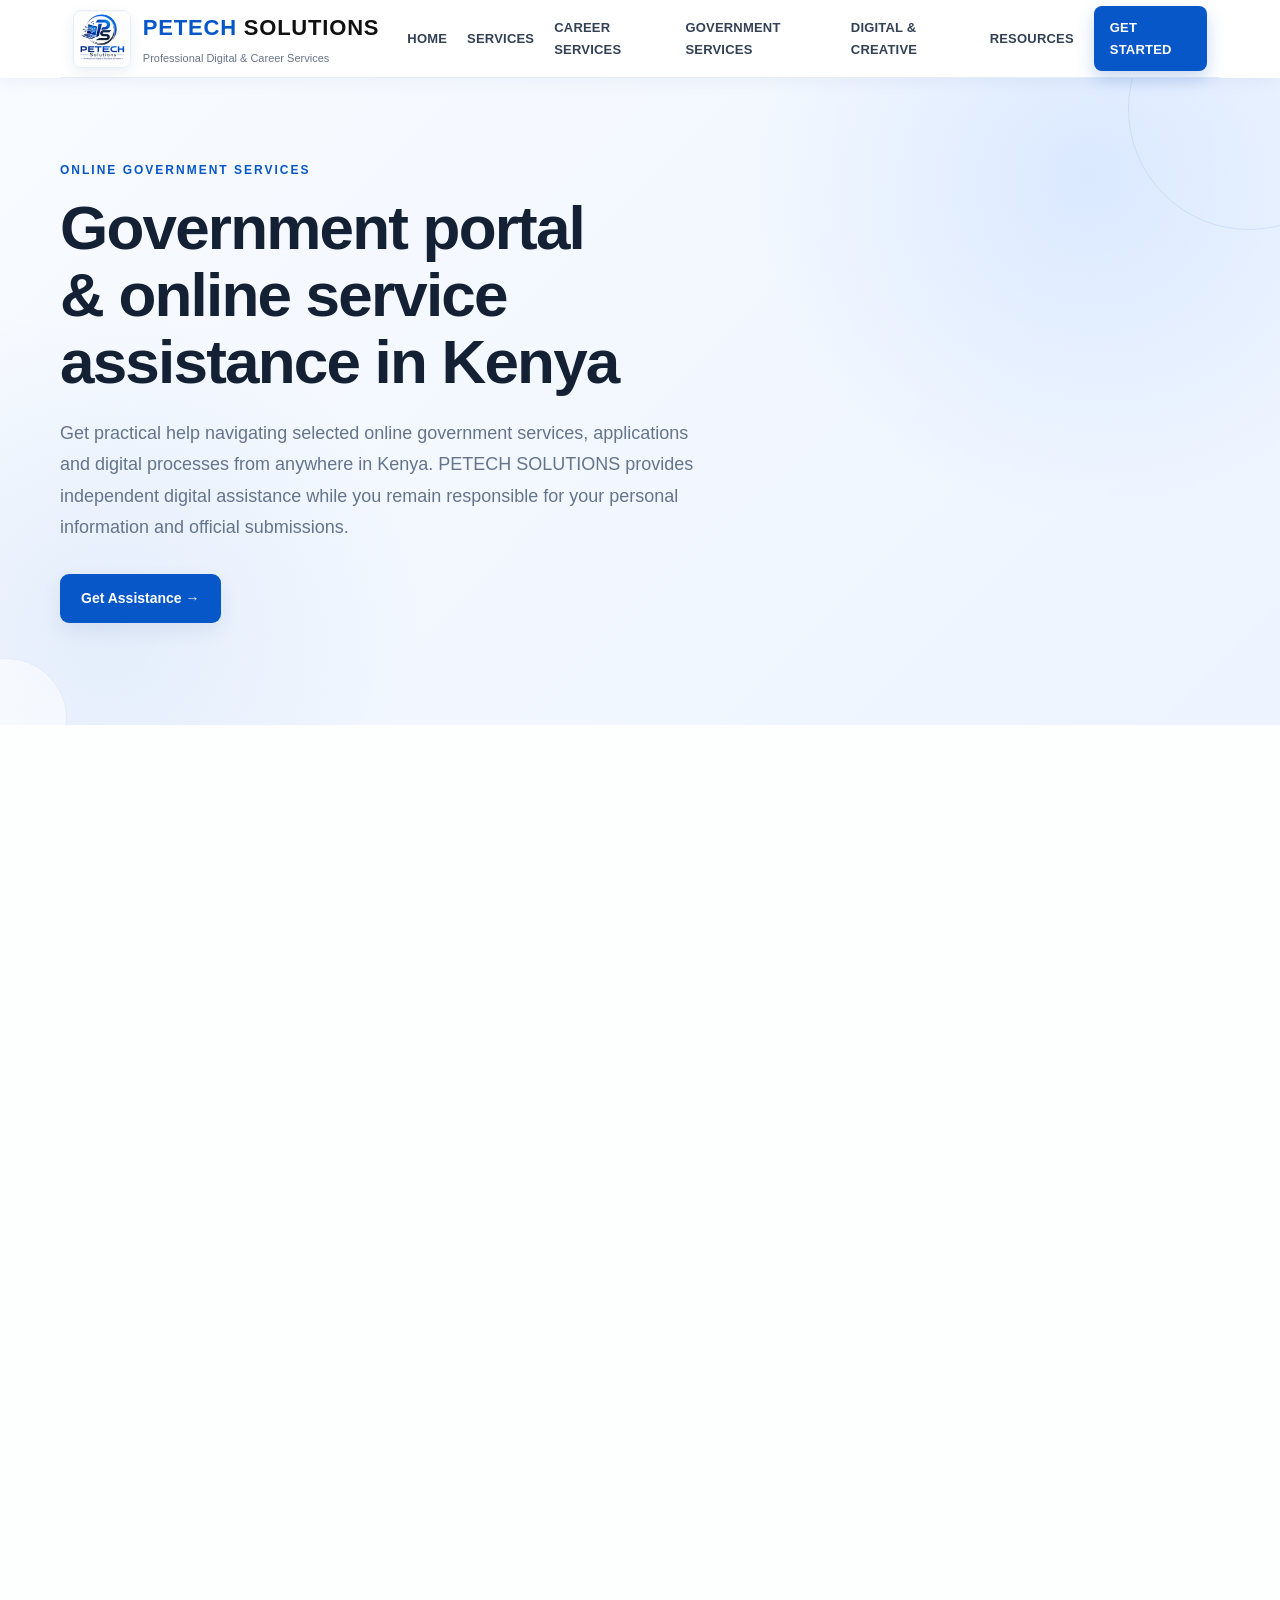
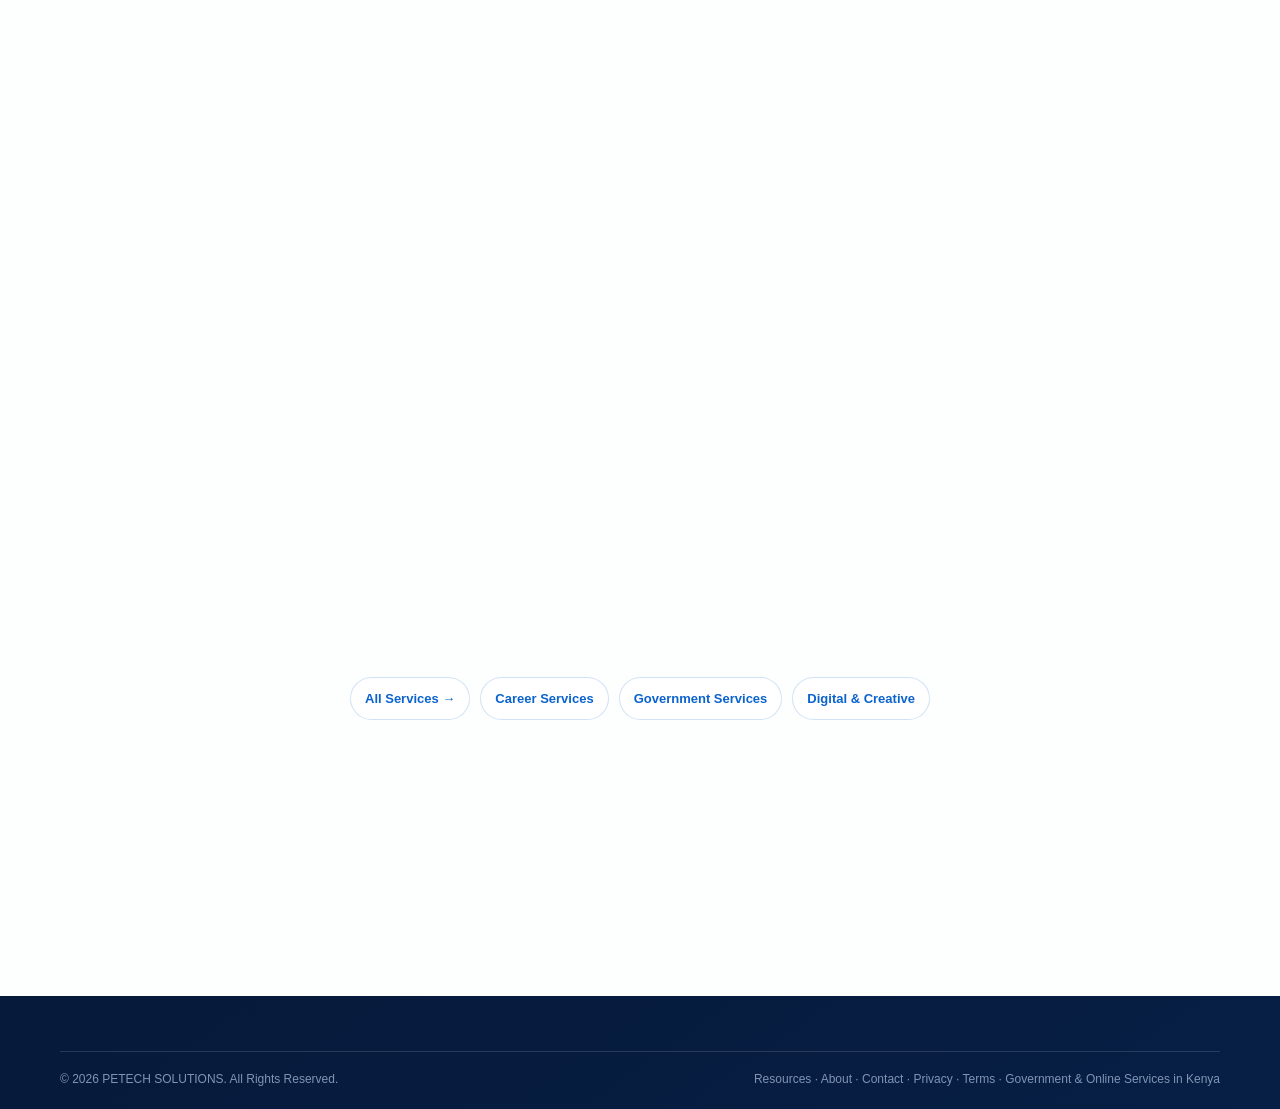
<file: government-services.html>
<!DOCTYPE html>
<html lang="en"><head>
  <script async src="https://pagead2.googlesyndication.com/pagead/js/adsbygoogle.js?client=ca-pub-7204393599212673" crossorigin="anonymous"></script>
<meta charset="UTF-8">
<meta name="robots" content="index, follow">
<meta name="author" content="PETECH SOLUTIONS">
<meta property="og:title" content="eCitizen, KRA, SHA, NTSA & Government Services Assistance Kenya | PETECH SOLUTIONS">
<meta property="og:description" content="Independent digital assistance for selected online government processes across Kenya.">
<meta property="og:type" content="website">
<meta property="og:url" content="https://www.petechsolutions.co.ke/government-services.html">
<meta property="og:image" content="https://www.petechsolutions.co.ke/logo.jpg">
<meta name="twitter:card" content="summary_large_image">
<meta name="twitter:title" content="Government Online Services Assistance Across Kenya | PETECH SOLUTIONS">
<meta name="twitter:description" content="eCitizen, KRA iTax, SHA, NTSA, Good Conduct and business registration assistance across Kenya.">
<meta name="twitter:image" content="https://www.petechsolutions.co.ke/logo.jpg"><meta name="viewport" content="width=device-width, initial-scale=1.0">
<title>eCitizen, KRA, SHA, NTSA & Government Services Assistance Kenya | PETECH</title>
<meta name="description" content="Assistance with selected eCitizen, KRA iTax, SHA, NTSA, Good Conduct and business registration online processes in Kenya. PETECH SOLUTIONS provides practical digital support.">
<link rel="canonical" href="https://www.petechsolutions.co.ke/government-services.html"><link rel="stylesheet" href="style.css">
<script type="application/ld+json">
{"@context":"https://schema.org","@type":"Service","name":"eCitizen, KRA, SHA, NTSA & Government Services Assistance Kenya","serviceType":"eCitizen, KRA, SHA, NTSA & Government Services Assistance Kenya","provider":{"@type":"ProfessionalService","name":"PETECH SOLUTIONS","url":"https://www.petechsolutions.co.ke/"},"areaServed":{"@type":"Country","name":"Kenya"},"url":"https://www.petechsolutions.co.ke/government-services.html","description":"Assistance with selected eCitizen, KRA iTax, SHA, NTSA, Good Conduct and business registration online processes in Kenya. PETECH SOLUTIONS provides practical digital support."}
</script>
<script type="application/ld+json">
{"@context":"https://schema.org","@type":"BreadcrumbList","itemListElement":[{"@type":"ListItem","position":1,"name":"Home","item":"https://www.petechsolutions.co.ke/"},{"@type":"ListItem","position":2,"name":"eCitizen, KRA, SHA, NTSA & Government Services Assistance Kenya","item":"https://www.petechsolutions.co.ke/government-services.html"}]}
</script>
</head><body><header class="site-header"><nav class="navbar container"><a class="brand" href="index.html"><img src="logo.jpg" alt="PETECH Solutions logo" width="58" height="58" decoding="async"><span class="brand-copy"><strong>PETECH <em>SOLUTIONS</em></strong><small>Professional Digital & Career Services</small></span></a><div class="nav-links" id="navLinks"><a href="index.html">Home</a><a href="index.html#services">Services</a><a href="career-services.html">Career Services</a><a href="government-services.html">Government Services</a><a href="digital-creative-services.html">Digital & Creative</a><a href="resources.html">Resources</a><a href="index.html#contact" class="nav-cta">Get Started</a></div><button class="menu-toggle" type="button" aria-label="Open menu" aria-expanded="false" onclick="toggleMenu()">☰</button></nav></header>
<a class="skip-link" href="#main-content">Skip to content</a>
<main id="main-content"><section class="hero"><div class="container hero-copy"><span class="eyebrow">ONLINE GOVERNMENT SERVICES</span><h1>Government portal & online service assistance in Kenya</h1><p class="hero-lead">Get practical help navigating selected online government services, applications and digital processes from anywhere in Kenya. PETECH SOLUTIONS provides independent digital assistance while you remain responsible for your personal information and official submissions.</p><div class="hero-actions"><a class="btn btn-primary" href="https://wa.me/254797505675?text=Hello%20PETECH%20SOLUTIONS,%20I%20need%20government%20online%20service%20assistance." target="_blank" rel="noopener">Get Assistance →</a></div></div></section>
<section class="section"><div class="container"><div class="section-heading"><span class="eyebrow">SERVICES</span><h2>Selected online government services</h2></div><div class="services-grid">
<article class="service-card"><div class="service-icon">eC</div><h3>eCitizen Assistance</h3><p>Guidance with selected eCitizen applications, online processes and payments.</p><a class="service-request" href="https://wa.me/254797505675?text=Hello%20PETECH%20SOLUTIONS,%20I%20would%20like%20to%20request%20this%20government%20service." target="_blank" rel="noopener">Request this service →</a></article>
<article class="service-card"><div class="service-icon">KRA</div><h3>KRA & iTax</h3><p>Support with KRA PIN-related services, returns and selected iTax processes.</p><a class="service-request" href="https://wa.me/254797505675?text=Hello%20PETECH%20SOLUTIONS,%20I%20would%20like%20to%20request%20this%20government%20service." target="_blank" rel="noopener">Request this service →</a></article>
<article class="service-card"><div class="service-icon">♥</div><h3>SHA Services</h3><p>Assistance with SHA registration, contributions and selected related online processes.</p><a class="service-request" href="https://wa.me/254797505675?text=Hello%20PETECH%20SOLUTIONS,%20I%20would%20like%20to%20request%20this%20government%20service." target="_blank" rel="noopener">Request this service →</a></article>
<article class="service-card"><div class="service-icon">NTSA</div><h3>NTSA Online Services</h3><p>Assistance navigating selected NTSA online services and account processes.</p><a class="service-request" href="https://wa.me/254797505675?text=Hello%20PETECH%20SOLUTIONS,%20I%20would%20like%20to%20request%20this%20government%20service." target="_blank" rel="noopener">Request this service →</a></article>
<article class="service-card"><div class="service-icon">✓</div><h3>Certificate of Good Conduct</h3><p>Guidance through the application process and required information.</p><a class="service-request" href="https://wa.me/254797505675?text=Hello%20PETECH%20SOLUTIONS,%20I%20would%20like%20to%20request%20this%20government%20service." target="_blank" rel="noopener">Request this service →</a></article>
<article class="service-card"><div class="service-icon">BR</div><h3>Business Registration</h3><p>Assistance navigating selected online business name and registration processes.</p><a class="service-request" href="https://wa.me/254797505675?text=Hello%20PETECH%20SOLUTIONS,%20I%20would%20like%20to%20request%20this%20government%20service." target="_blank" rel="noopener">Request this service →</a></article>
</div><p style="margin-top:28px">Support can be provided remotely for eligible digital processes, whether you are in Nairobi, Mombasa, Kisumu, Nakuru, Eldoret, Kitui, Machakos, Meru, Kakamega or elsewhere in Kenya.</p><p style="margin-top:28px"><strong>Important:</strong> PETECH SOLUTIONS is an independent digital assistance provider and is not a government agency. Official decisions, approvals, fees and processing times are determined by the relevant government institution.</p></div></section>
<section class="section"><div class="container"><div class="section-heading"><span class="eyebrow">PREPARE BEFORE YOU START</span><h2>What you may need for an online government process</h2><p>Requirements depend on the specific service. Having the correct information ready can make digital applications easier to complete.</p></div><div class="services-grid">
<article class="service-card"><h3>Personal information</h3><p>Have the identification and contact information required for the specific official service. Use your own details and check spelling, names and dates carefully.</p></article>
<article class="service-card"><h3>Supporting documents</h3><p>Keep clear, readable copies of documents requested by the relevant institution. Some processes may require specific formats, sizes or additional supporting evidence.</p></article>
<article class="service-card"><h3>Your own account access</h3><p>Where a service requires an account, use your own official account and keep your password, PIN and OTP private. PETECH does not need your one-time verification code.</p></article>
</div></div></section>
<section class="section"><div class="container"><div class="section-heading"><span class="eyebrow">HOW WE ASSIST</span><h2>Guidance from preparation to completion</h2></div><div class="services-grid">
<article class="service-card"><h3>1. Identify the service</h3><p>Tell us which online process you need help with and what stage you have reached.</p></article>
<article class="service-card"><h3>2. Check requirements</h3><p>We help you understand the information and documents needed for the relevant process.</p></article>
<article class="service-card"><h3>3. Navigate the process</h3><p>We provide practical digital assistance with eligible online steps and document preparation.</p></article>
<article class="service-card"><h3>4. Review the submission</h3><p>Before you submit, check your details, attachments, fees and any declarations shown on the official platform.</p></article>
</div></div></section>
<section class="section"><div class="container"><div class="section-heading"><span class="eyebrow">SAFETY & OFFICIAL INFORMATION</span><h2>Use official portals and protect your credentials</h2></div><div class="service-card"><p>PETECH SOLUTIONS is an <strong>independent digital assistance provider</strong>, not a government agency and not an official representative of eCitizen, KRA, SHA, NTSA, HELB or another public institution. Official fees, requirements, approvals and processing times are controlled by the relevant institution.</p><p>Never share passwords, M-Pesa PINs, card PINs or one-time verification codes with another person. Before making a payment, confirm that you are using the correct official service and review the amount and purpose shown on the official platform.</p><p>For more online-safety guidance, visit the <a href="resources.html">PETECH Knowledge Hub</a>.</p></div></div></section>
<div class="service-page-links" aria-label="Other PETECH SOLUTIONS service categories">
<a href="index.html">All Services →</a>
<a href="career-services.html">Career Services</a>
<a href="government-services.html">Government Services</a>
<a href="digital-creative-services.html">Digital & Creative</a>
</div>
<section class="cta-section"><div class="container cta-inner"><div><span class="eyebrow light">NEED HELP ONLINE?</span><h2>Let us guide you through the process.</h2></div><div class="cta-actions"><a class="btn btn-whatsapp" href="https://wa.me/254797505675?text=Hello%20PETECH%20SOLUTIONS,%20I%20need%20online%20government%20service%20assistance." target="_blank" rel="noopener">WhatsApp Us</a></div></div></section></main>
<footer class="footer"><div class="container footer-bottom"><span>© 2026 PETECH SOLUTIONS. All Rights Reserved.</span><span><a href="resources.html">Resources</a> · <a href="about.html">About</a> · <a href="contact.html">Contact</a> · <a href="privacy.html">Privacy</a> · <a href="terms.html">Terms</a> · Government & Online Services in Kenya</span></div></footer><script>function toggleMenu(){const menu=document.getElementById('navLinks');const button=document.querySelector('.menu-toggle');const open=menu.classList.toggle('active');button.setAttribute('aria-expanded',open?'true':'false')}document.querySelectorAll('.nav-links a').forEach(link=>link.addEventListener('click',()=>{document.getElementById('navLinks').classList.remove('active');document.querySelector('.menu-toggle').setAttribute('aria-expanded','false')}));</script><script src="effects.js" defer></script>
</body></html>
</file>
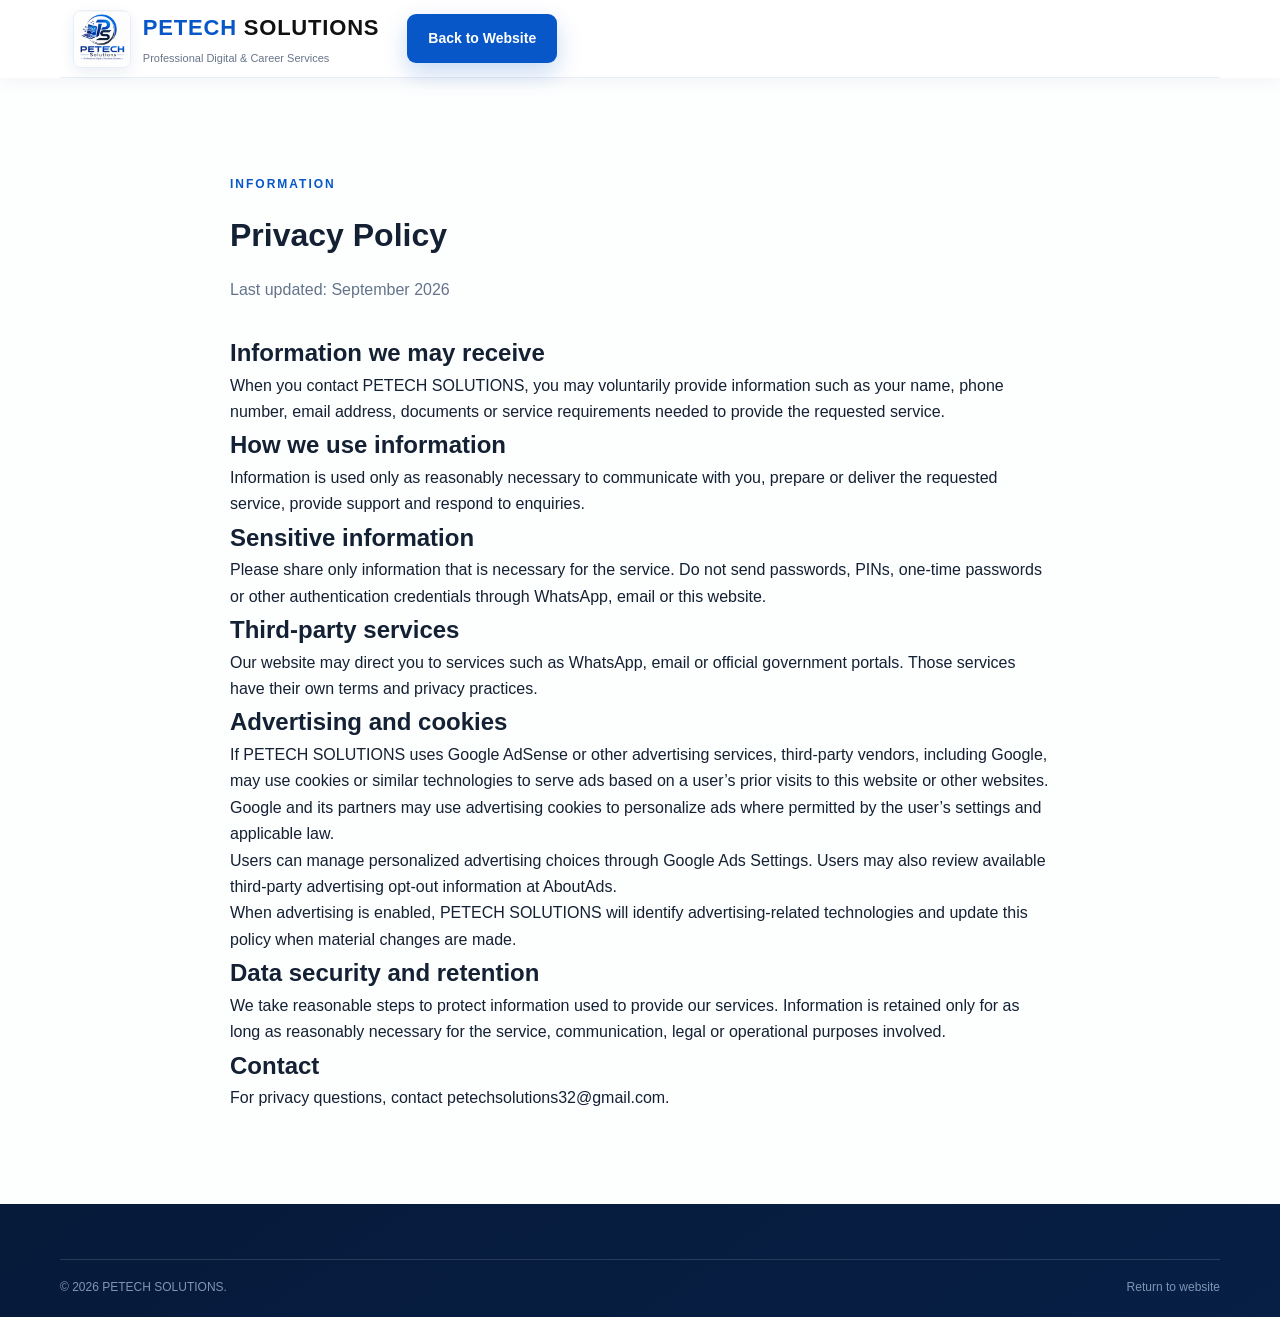
<file: privacy.html>
<!DOCTYPE html>
<html lang="en"><head><meta charset="UTF-8"><meta name="viewport" content="width=device-width,initial-scale=1"><meta name="description" content="Privacy Policy for PETECH SOLUTIONS, including information about contact data, third-party services, advertising and cookies."><meta name="robots" content="index, follow"><link rel="canonical" href="https://www.petechsolutions.co.ke/privacy.html"><title>Privacy Policy | PETECH SOLUTIONS</title><link rel="stylesheet" href="style.css"></head>
<body><header class="site-header"><nav class="navbar container"><a class="brand" href="index.html"><img src="logo.jpg" alt="PETECH Solutions logo"><span class="brand-copy"><strong>PETECH <em>SOLUTIONS</em></strong><small>Professional Digital & Career Services</small></span></a><a class="btn btn-primary" href="index.html">Back to Website</a></nav></header>
<main class="section"><div class="container" style="max-width:820px"><span class="eyebrow">INFORMATION</span><h1>Privacy Policy</h1><p style="color:#64748b;margin:15px 0 30px">Last updated: September 2026</p><h2>Information we may receive</h2><p>When you contact PETECH SOLUTIONS, you may voluntarily provide information such as your name, phone number, email address, documents or service requirements needed to provide the requested service.</p><h2>How we use information</h2><p>Information is used only as reasonably necessary to communicate with you, prepare or deliver the requested service, provide support and respond to enquiries.</p><h2>Sensitive information</h2><p>Please share only information that is necessary for the service. Do not send passwords, PINs, one-time passwords or other authentication credentials through WhatsApp, email or this website.</p><h2>Third-party services</h2><p>Our website may direct you to services such as WhatsApp, email or official government portals. Those services have their own terms and privacy practices.</p><h2>Advertising and cookies</h2><p>If PETECH SOLUTIONS uses Google AdSense or other advertising services, third-party vendors, including Google, may use cookies or similar technologies to serve ads based on a user’s prior visits to this website or other websites. Google and its partners may use advertising cookies to personalize ads where permitted by the user’s settings and applicable law.</p><p>Users can manage personalized advertising choices through <a href="https://adssettings.google.com/" target="_blank" rel="noopener">Google Ads Settings</a>. Users may also review available third-party advertising opt-out information at <a href="https://optout.aboutads.info/" target="_blank" rel="noopener">AboutAds</a>.</p><p>When advertising is enabled, PETECH SOLUTIONS will identify advertising-related technologies and update this policy when material changes are made.</p><h2>Data security and retention</h2><p>We take reasonable steps to protect information used to provide our services. Information is retained only for as long as reasonably necessary for the service, communication, legal or operational purposes involved.</p><h2>Contact</h2><p>For privacy questions, contact petechsolutions32@gmail.com.</p></div></main><footer class="footer"><div class="container footer-bottom"><span>© 2026 PETECH SOLUTIONS.</span><a href="index.html">Return to website</a></div></footer><script src="effects.js" defer></script>
</body></html>
</file>
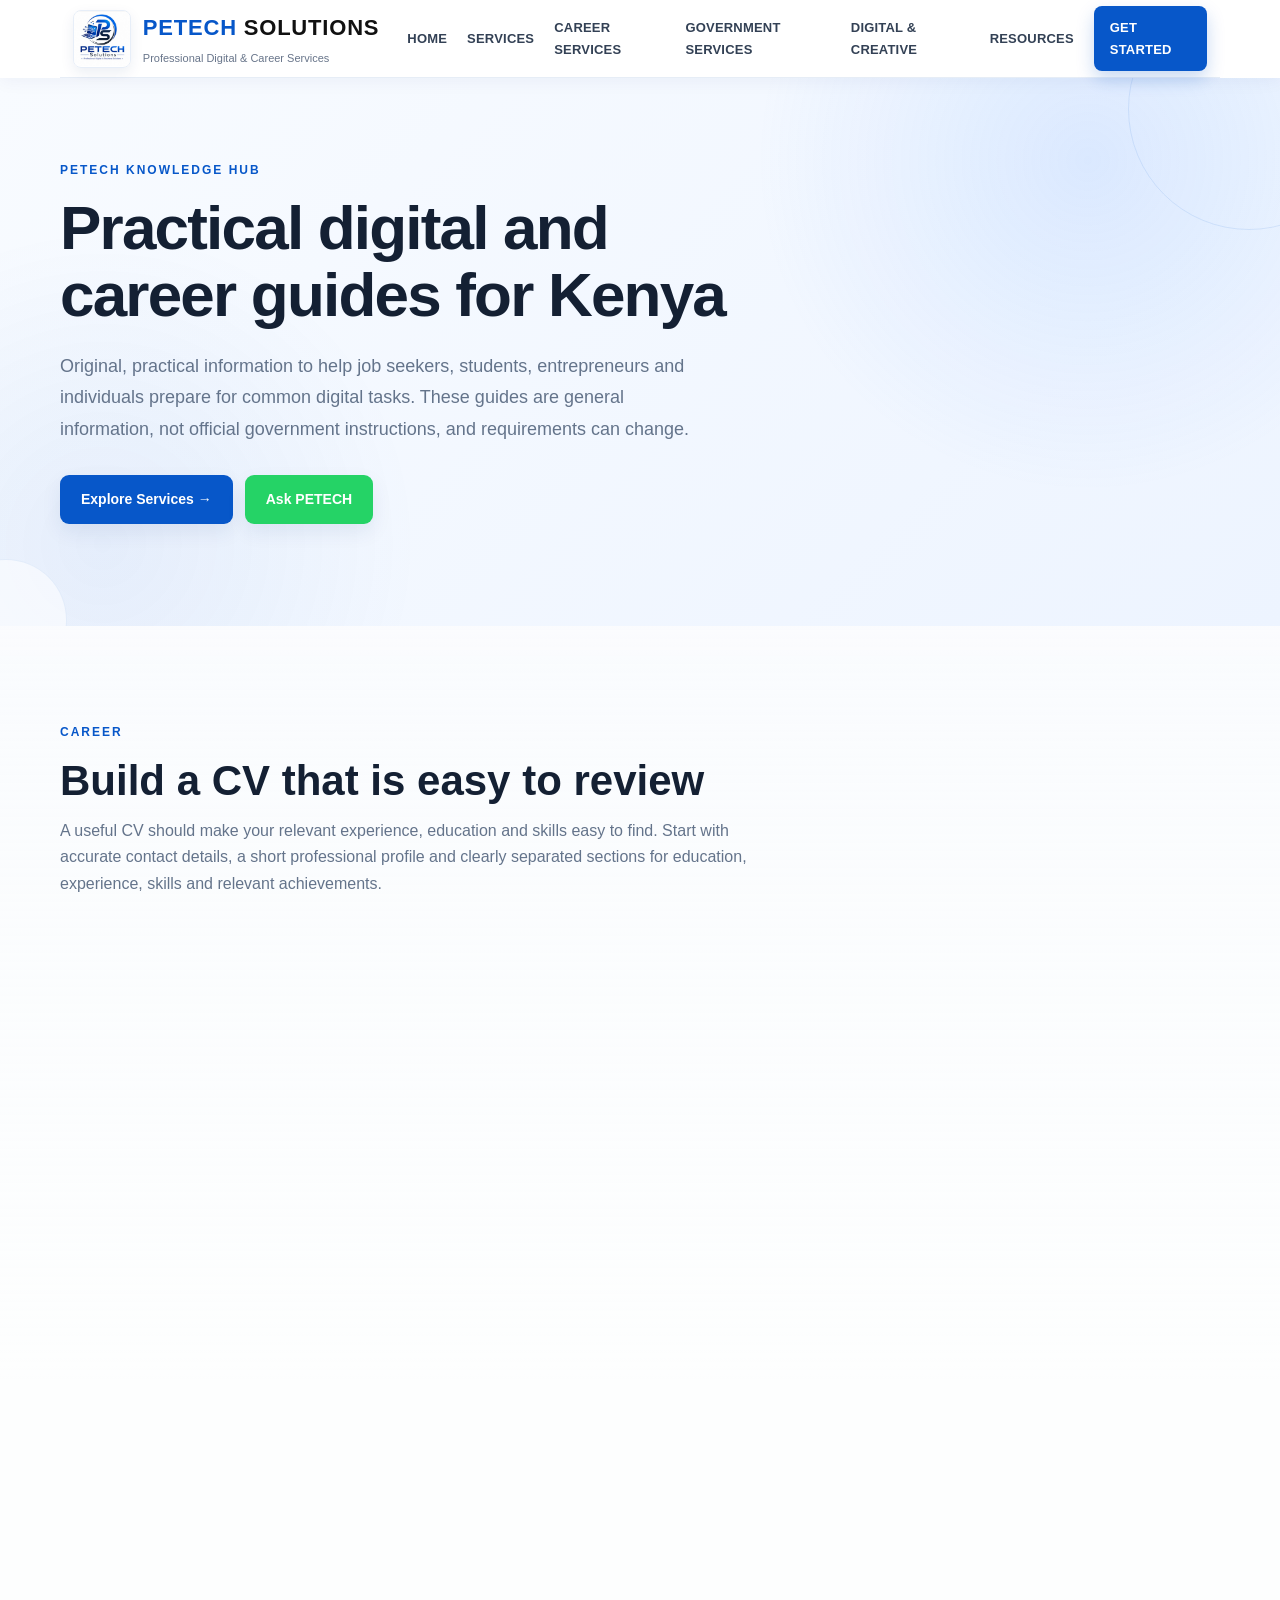
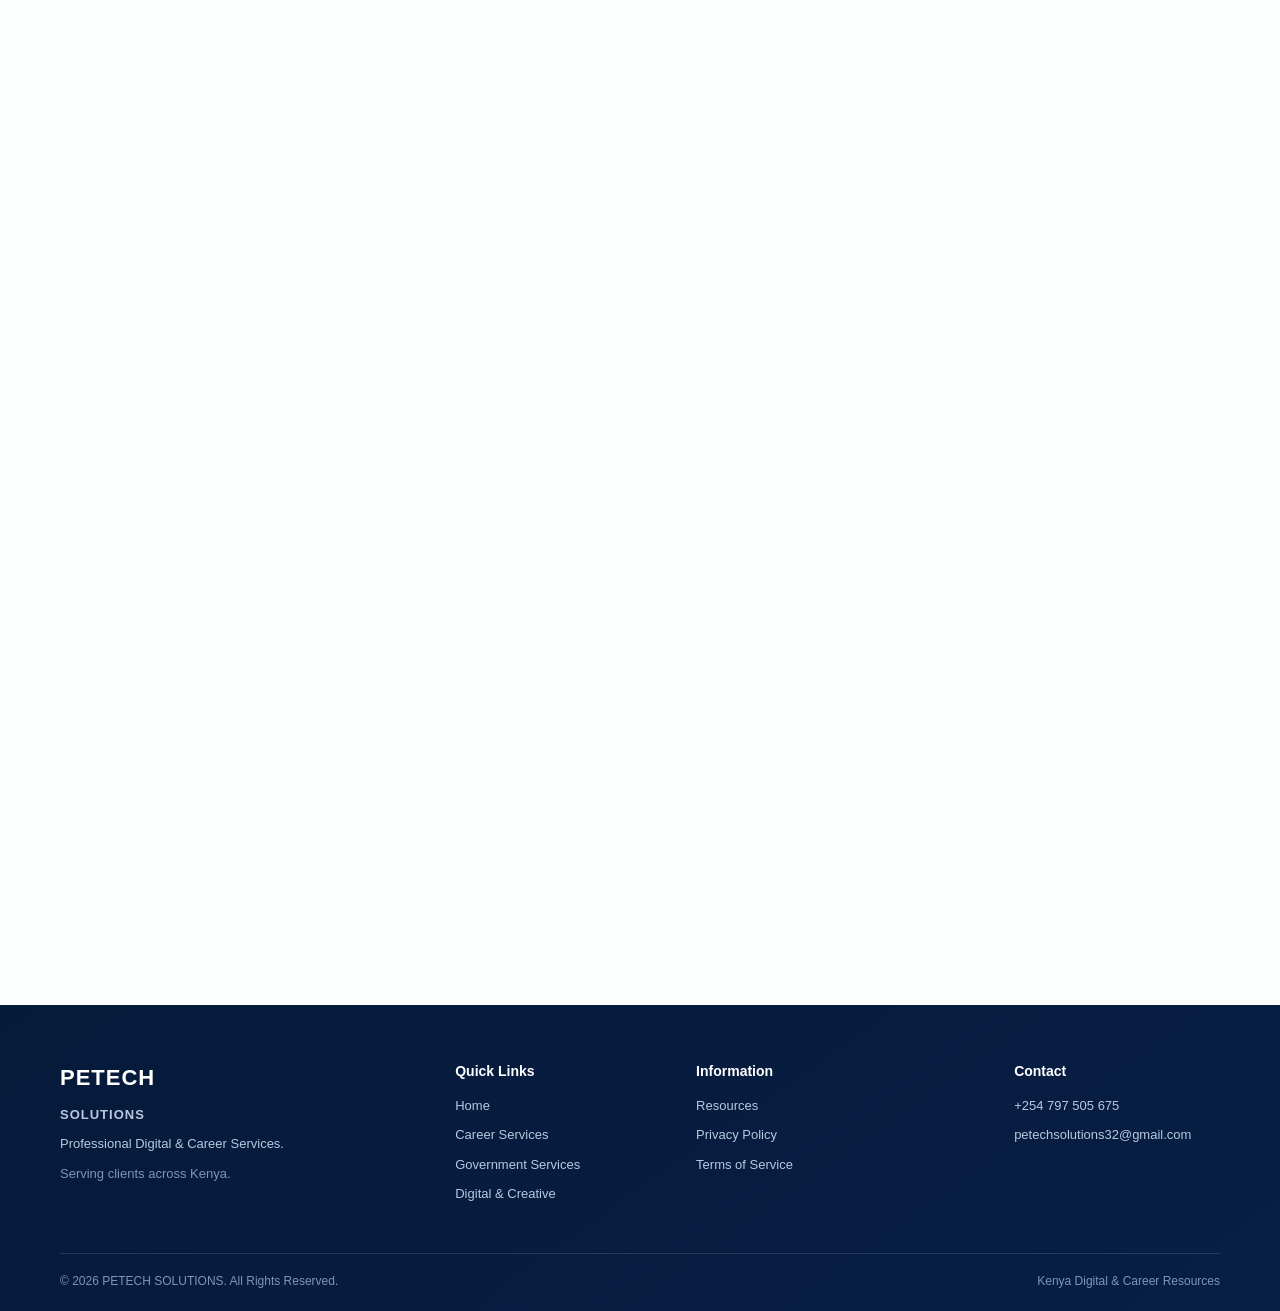
<file: resources.html>
<!DOCTYPE html>
<html lang="en">
<head>
  <script async src="https://pagead2.googlesyndication.com/pagead/js/adsbygoogle.js?client=ca-pub-7204393599212673" crossorigin="anonymous"></script>
<meta charset="UTF-8">
<meta name="viewport" content="width=device-width,initial-scale=1">
<title>PETECH Resources | Kenya Digital, Career & Online Service Guides</title>
<meta name="description" content="Practical original guides from PETECH SOLUTIONS covering CV preparation, online job applications, HELB, KRA iTax, eCitizen, digital documents and small-business digital services in Kenya.">
<meta name="robots" content="index, follow">
<link rel="canonical" href="https://www.petechsolutions.co.ke/resources.html">
<meta property="og:title" content="PETECH Resources | Kenya Digital & Career Guides">
<meta property="og:description" content="Practical guides for job seekers, students, entrepreneurs and people using online services in Kenya.">
<meta property="og:type" content="website">
<meta property="og:url" content="https://www.petechsolutions.co.ke/resources.html">
<meta property="og:image" content="https://www.petechsolutions.co.ke/logo.jpg">
<link rel="icon" type="image/jpeg" href="logo.jpg">
<link rel="stylesheet" href="style.css"><script type="application/ld+json">{"@context":"https://schema.org","@type":"BreadcrumbList","itemListElement":[{"@type":"ListItem","position":1,"name":"Home","item":"https://www.petechsolutions.co.ke/"},{"@type":"ListItem","position":2,"name":"Resources","item":"https://www.petechsolutions.co.ke/resources.html"}]}</script>
</head>
<body>
<header class="site-header">
<nav class="navbar container" aria-label="Main navigation">
<a class="brand" href="index.html"><img src="logo.jpg" alt="PETECH Solutions logo" width="58" height="58"><span class="brand-copy"><strong>PETECH <em>SOLUTIONS</em></strong><small>Professional Digital & Career Services</small></span></a>
<div class="nav-links" id="navLinks"><a href="index.html">Home</a><a href="index.html#services">Services</a><a href="career-services.html">Career Services</a><a href="government-services.html">Government Services</a><a href="digital-creative-services.html">Digital & Creative</a><a href="resources.html">Resources</a><a href="index.html#contact" class="nav-cta">Get Started</a></div>
<button class="menu-toggle" type="button" aria-label="Open menu" aria-expanded="false" onclick="toggleMenu()">☰</button>
</nav></header>
<a class="skip-link" href="#main-content">Skip to content</a>
<main id="main-content">
<section class="hero"><div class="container hero-copy"><span class="eyebrow">PETECH KNOWLEDGE HUB</span><h1>Practical digital and career guides for Kenya</h1><p class="hero-lead">Original, practical information to help job seekers, students, entrepreneurs and individuals prepare for common digital tasks. These guides are general information, not official government instructions, and requirements can change.</p><div class="hero-actions"><a class="btn btn-primary" href="index.html#services">Explore Services →</a><a class="btn btn-whatsapp" href="https://wa.me/254797505675?text=Hello%20PETECH%20SOLUTIONS%2C%20I%20need%20help%20with%20an%20online%20service." target="_blank" rel="noopener">Ask PETECH</a></div></div></section>
<section class="section"><div class="container">
<div class="section-heading"><span class="eyebrow">CAREER</span><h2>Build a CV that is easy to review</h2><p>A useful CV should make your relevant experience, education and skills easy to find. Start with accurate contact details, a short professional profile and clearly separated sections for education, experience, skills and relevant achievements.</p></div>
<div class="benefits-grid">
<div class="benefit"><span>01</span><div><h3>Tailor the CV</h3><p>Read the job description and adjust your professional profile and skills to reflect the requirements you genuinely meet. Avoid copying phrases that do not describe your experience.</p></div></div>
<div class="benefit"><span>02</span><div><h3>Use clear evidence</h3><p>Instead of listing only duties, describe what you actually did. Where appropriate, include measurable results, responsibilities, tools used or communities served.</p></div></div>
<div class="benefit"><span>03</span><div><h3>Check consistency</h3><p>Check names, dates, phone numbers, email addresses, spelling and formatting before submitting. A consistent document is easier for a recruiter to review.</p></div></div>
<div class="benefit"><span>04</span><div><h3>Keep sensitive data out</h3><p>Only include information that is needed for the application. Never place passwords, PINs or one-time authentication codes in a CV.</p></div></div>
</div>
</div></section>
<section class="section light-section"><div class="container"><div class="section-heading"><span class="eyebrow">JOB APPLICATIONS</span><h2>Preparing for an online job application</h2><p>Before starting an online application, gather the documents and information you are likely to need. A common preparation checklist includes an updated CV, relevant certificates, contact details, employment history and a professional email address.</p></div>
<div class="steps"><div class="step"><span>01</span><h3>Read first</h3><p>Review the vacancy, eligibility requirements, deadline and application instructions before entering information.</p></div><div class="step"><span>02</span><h3>Prepare files</h3><p>Use clear filenames and check that required documents open correctly before uploading them.</p></div><div class="step"><span>03</span><h3>Review entries</h3><p>Check every field for spelling, dates and contact information before submitting.</p></div><div class="step"><span>04</span><h3>Keep evidence</h3><p>Where the platform provides a confirmation message or reference number, save it for your records.</p></div></div></div></section>
<section class="section"><div class="container"><div class="section-heading"><span class="eyebrow">ONLINE SERVICES</span><h2>Using government and institutional portals safely</h2><p>Online portals can request personal information, documents and payments. Use the official portal address and verify the organisation before entering sensitive information or making a payment.</p></div>
<div class="benefits-grid"><div class="benefit"><span>01</span><div><h3>Verify the website</h3><p>Use the organisation's official website or a trusted route to reach its portal. Be cautious of links received through unsolicited messages.</p></div></div><div class="benefit"><span>02</span><div><h3>Protect credentials</h3><p>Do not share passwords, PINs, one-time passwords or authentication codes with a service provider or another person.</p></div></div><div class="benefit"><span>03</span><div><h3>Confirm payments</h3><p>Read the payment details carefully and keep official receipts or transaction references after a successful payment.</p></div></div><div class="benefit"><span>04</span><div><h3>Check requirements</h3><p>Requirements, fees and processing times can change. Confirm current information with the relevant institution before relying on an older guide.</p></div></div></div></div></section>
<section class="section light-section"><div class="container"><div class="section-heading"><span class="eyebrow">DIGITAL DOCUMENTS</span><h2>How to prepare documents for online submission</h2><p>Good document preparation reduces avoidable upload problems. Use the format and size requested by the receiving platform, keep scans readable and make sure the correct document is attached to each field.</p></div><p style="max-width:820px;color:#64748b">For scanned documents, check that all pages are visible, the text can be read and the file is not rotated incorrectly. If a portal asks for PDF, do not assume that a renamed image file is a PDF. Before submitting, open the final file yourself and confirm that it contains the intended information. Keep a private copy of important documents, but avoid storing sensitive files in public folders or sending them to people who do not need them.</p></div></section>
<section class="section light-section"><div class="container"><div class="section-heading"><span class="eyebrow">HELB PREPARATION</span><h2>Preparing for a HELB application</h2><p>Before starting a HELB-related application, prepare the information and documents requested by the current official process. Requirements can change, so use the official HELB channels for the latest instructions.</p></div><div class="steps"><div class="step"><span>01</span><h3>Prepare your details</h3><p>Have your identification and education or institution details available where required.</p></div><div class="step"><span>02</span><h3>Check requirements</h3><p>Read the current application instructions and confirm which supporting information is required.</p></div><div class="step"><span>03</span><h3>Review carefully</h3><p>Check names, identification details, institution information and other entries before submission.</p></div><div class="step"><span>04</span><h3>Keep confirmation</h3><p>Save a legitimate application reference, acknowledgement or receipt when the official platform provides one.</p></div></div></div></section>
<section class="section"><div class="container"><div class="section-heading"><span class="eyebrow">KRA & ITAX</span><h2>Preparing for an online KRA service</h2><p>Online tax services require accurate taxpayer information and careful handling of account credentials. Before using iTax or another KRA service, confirm the current process through KRA's official channels.</p></div><div class="benefits-grid"><div class="benefit"><span>01</span><div><h3>Use your own account</h3><p>Where a service requires your taxpayer account, use your own credentials and do not disclose your password or authentication codes.</p></div></div><div class="benefit"><span>02</span><div><h3>Check the period</h3><p>For returns or payments, confirm the relevant tax period and service before submitting information.</p></div></div><div class="benefit"><span>03</span><div><h3>Review before submission</h3><p>Check the information shown on the final step before confirming a submission or payment.</p></div></div><div class="benefit"><span>04</span><div><h3>Keep records</h3><p>Save official acknowledgements, receipts and transaction references for your records.</p></div></div></div></div></section>
<section class="section light-section"><div class="container"><div class="section-heading"><span class="eyebrow">ONLINE SAFETY</span><h2>How to reduce the risk of online job and service scams</h2><p>Job seekers and people looking for online assistance can encounter impersonation, fake recruitment messages and requests for sensitive information. Slow down when a message creates unusual urgency.</p></div><div class="benefits-grid"><div class="benefit"><span>01</span><div><h3>Verify the organisation</h3><p>Reach the employer or institution through an independently found official website or contact channel rather than relying only on a forwarded message.</p></div></div><div class="benefit"><span>02</span><div><h3>Protect authentication details</h3><p>Never give another person your password, M-Pesa PIN, OTP or other authentication code.</p></div></div><div class="benefit"><span>03</span><div><h3>Question unexpected fees</h3><p>Be cautious when someone demands payment for a job opportunity or service without a verifiable official process.</p></div></div><div class="benefit"><span>04</span><div><h3>Keep evidence</h3><p>Retain relevant messages, receipts and application references when dealing with legitimate online services.</p></div></div></div></div></section>
<section class="section"><div class="container"><div class="section-heading"><span class="eyebrow">EMAIL & DOCUMENTS</span><h2>Professional email and file preparation</h2><p>A professional email address and well-prepared files can make online applications easier to manage. Use an address that clearly identifies you and avoid sending unnecessary sensitive information.</p></div><div class="steps"><div class="step"><span>01</span><h3>Use a clear email</h3><p>For applications, choose an address based on your name or another professional identifier.</p></div><div class="step"><span>02</span><h3>Name files clearly</h3><p>Use descriptive filenames such as your name and document type instead of random characters.</p></div><div class="step"><span>03</span><h3>Check file size</h3><p>Follow the receiving platform's stated file-size and format requirements rather than guessing.</p></div><div class="step"><span>04</span><h3>Open before sending</h3><p>Open the final attachment and confirm that every page is readable and belongs to the intended application.</p></div></div></div></section>
<section class="section"><div class="container"><div class="section-heading"><span class="eyebrow">SMALL BUSINESS</span><h2>Simple ways a Kenyan small business can improve its digital presence</h2><p>A professional digital presence does not need to start with a complex system. Begin with accurate business information, a clear service description, reliable contact channels and useful information that answers customer questions.</p></div><div class="benefits-grid"><div class="benefit"><span>01</span><div><h3>Describe what you do</h3><p>Use plain language to explain your services, who they are for and how a customer can request them.</p></div></div><div class="benefit"><span>02</span><div><h3>Make contact easy</h3><p>Provide working phone, email and messaging options and check them regularly.</p></div></div><div class="benefit"><span>03</span><div><h3>Publish useful information</h3><p>Answer common customer questions through service pages, FAQs and practical guides instead of publishing only promotional messages.</p></div></div><div class="benefit"><span>04</span><div><h3>Keep information current</h3><p>Review opening information, service descriptions, links, contact details and important notices regularly.</p></div></div></div></div></section>
<section class="section"><div class="container"><div class="section-heading"><span class="eyebrow">NEED ASSISTANCE?</span><h2>Use PETECH SOLUTIONS for practical digital support</h2><p>PETECH SOLUTIONS provides independent career, digital, creative and selected online-service assistance. We do not make government decisions or control third-party processing.</p></div><div class="hero-actions"><a class="btn btn-primary" href="index.html#services">View all services</a><a class="btn btn-whatsapp" href="https://wa.me/254797505675?text=Hello%20PETECH%20SOLUTIONS,%20I%20would%20like%20to%20ask%20about%20a service." target="_blank" rel="noopener">WhatsApp PETECH</a></div></div></section>
</main>
<footer class="footer"><div class="container footer-grid"><div><div class="footer-brand">PETECH <span>SOLUTIONS</span></div><p>Professional Digital & Career Services.</p><p class="muted">Serving clients across Kenya.</p></div><div><h3>Quick Links</h3><a href="index.html">Home</a><a href="career-services.html">Career Services</a><a href="government-services.html">Government Services</a><a href="digital-creative-services.html">Digital & Creative</a></div><div><h3>Information</h3><a href="resources.html">Resources</a><a href="privacy.html">Privacy Policy</a><a href="terms.html">Terms of Service</a></div><div><h3>Contact</h3><a href="tel:+254797505675">+254 797 505 675</a><a href="mailto:petechsolutions32@gmail.com">petechsolutions32@gmail.com</a></div></div><div class="container footer-bottom"><span>© 2026 PETECH SOLUTIONS. All Rights Reserved.</span><span>Kenya Digital & Career Resources</span></div></footer>
<script>function toggleMenu(){const menu=document.getElementById('navLinks');const button=document.querySelector('.menu-toggle');const open=menu.classList.toggle('active');button.setAttribute('aria-expanded',open?'true':'false')}document.querySelectorAll('.nav-links a').forEach(link=>link.addEventListener('click',()=>{document.getElementById('navLinks').classList.remove('active');document.querySelector('.menu-toggle').setAttribute('aria-expanded','false')}));</script>
<script src="effects.js" defer></script>
</body></html>
</file>
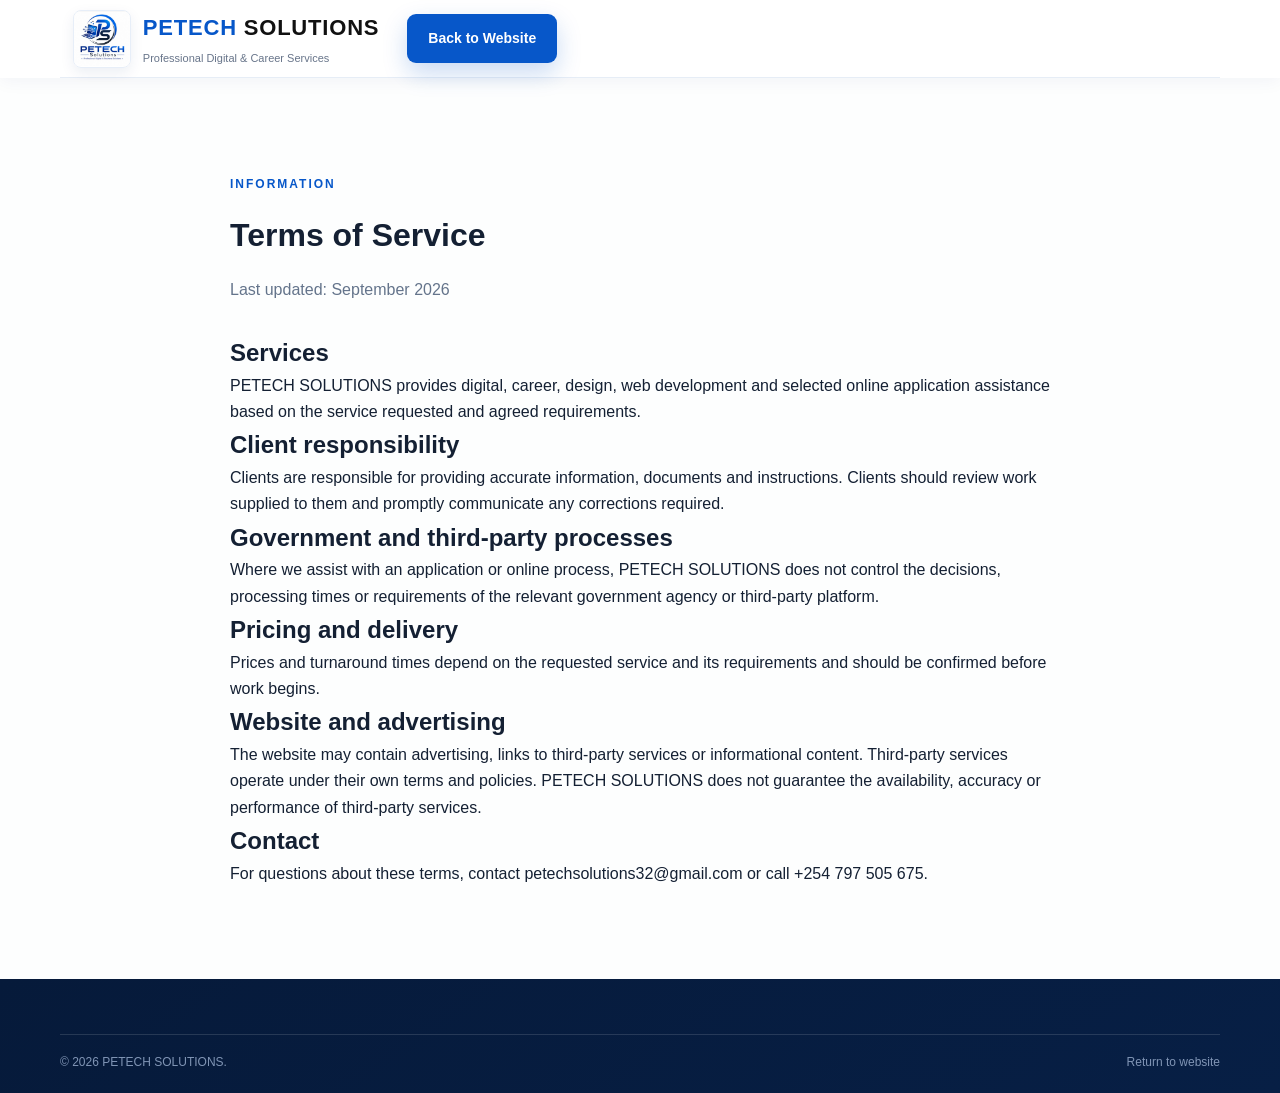
<file: terms.html>
<!DOCTYPE html>
<html lang="en"><head><meta charset="UTF-8"><meta name="viewport" content="width=device-width,initial-scale=1"><meta name="description" content="Terms of Service for PETECH SOLUTIONS, covering digital, career, creative, web development and selected online-service assistance in Kenya."><meta name="robots" content="index, follow"><link rel="canonical" href="https://www.petechsolutions.co.ke/terms.html"><meta property="og:title" content="Terms of Service | PETECH SOLUTIONS"><meta property="og:description" content="Terms governing PETECH SOLUTIONS digital, career, creative and selected online-service assistance."><meta property="og:type" content="website"><meta property="og:url" content="https://www.petechsolutions.co.ke/terms.html"><meta property="og:image" content="https://www.petechsolutions.co.ke/logo.jpg"><title>Terms of Service | PETECH SOLUTIONS</title><link rel="stylesheet" href="style.css"></head>
<body><header class="site-header"><nav class="navbar container"><a class="brand" href="index.html"><img src="logo.jpg" alt="PETECH Solutions logo"><span class="brand-copy"><strong>PETECH <em>SOLUTIONS</em></strong><small>Professional Digital & Career Services</small></span></a><a class="btn btn-primary" href="index.html">Back to Website</a></nav></header>
<main class="section"><div class="container" style="max-width:820px"><span class="eyebrow">INFORMATION</span><h1>Terms of Service</h1><p style="color:#64748b;margin:15px 0 30px">Last updated: September 2026</p><h2>Services</h2><p>PETECH SOLUTIONS provides digital, career, design, web development and selected online application assistance based on the service requested and agreed requirements.</p><h2>Client responsibility</h2><p>Clients are responsible for providing accurate information, documents and instructions. Clients should review work supplied to them and promptly communicate any corrections required.</p><h2>Government and third-party processes</h2><p>Where we assist with an application or online process, PETECH SOLUTIONS does not control the decisions, processing times or requirements of the relevant government agency or third-party platform.</p><h2>Pricing and delivery</h2><p>Prices and turnaround times depend on the requested service and its requirements and should be confirmed before work begins.</p><h2>Website and advertising</h2><p>The website may contain advertising, links to third-party services or informational content. Third-party services operate under their own terms and policies. PETECH SOLUTIONS does not guarantee the availability, accuracy or performance of third-party services.</p><h2>Contact</h2><p>For questions about these terms, contact petechsolutions32@gmail.com or call +254 797 505 675.</p></div></main><footer class="footer"><div class="container footer-bottom"><span>© 2026 PETECH SOLUTIONS.</span><a href="index.html">Return to website</a></div></footer><script src="effects.js" defer></script>
</body></html>
</file>
<file: style.css>
:root{--blue:#0757c9;--navy:#062b67;--ink:#142033;--muted:#64748b;--light:#f5f8ff;--line:#e4ebf5;--white:#fff;--green:#25D366;--shadow:0 18px 45px rgba(16,55,110,.10)}
*{margin:0;padding:0;box-sizing:border-box}
html{scroll-behavior:smooth;scroll-padding-top:125px}
section[id]{scroll-margin-top:125px}
body{font-family:Arial,Helvetica,sans-serif;color:var(--ink);background:#fff;line-height:1.65}
a{text-decoration:none;color:inherit}.container{width:min(1120px,92%);margin:0 auto}
.top-bar{background:var(--navy);color:#dce8fb;font-size:13px}.top-inner{min-height:40px;display:flex;align-items:center;justify-content:space-between;gap:20px}.top-inner a:hover{color:#fff}
.site-header{position:sticky;top:0;z-index:1000;background:#fff}.navbar{min-height:78px;background:#fff;display:flex;align-items:center;gap:28px;border-bottom:1px solid #eef2f7}
.brand{display:flex;align-items:center;gap:12px;min-width:270px}.brand img{width:58px;height:58px;object-fit:contain;border-radius:8px}.brand-copy{display:flex;flex-direction:column}.brand-copy strong{font-size:22px;letter-spacing:.8px;color:var(--blue)}.brand-copy em{font-style:normal;color:#111}.brand-copy small{font-size:11px;color:#68758a;margin-top:2px}
.nav-links{display:flex;align-items:center;justify-content:flex-end;gap:20px;flex:1}.nav-links a{font-size:13px;font-weight:700;color:#334155;text-transform:uppercase;letter-spacing:.2px}.nav-links a:hover{color:var(--blue)}.nav-links .nav-cta{background:var(--blue);color:#fff;padding:11px 16px;border-radius:8px}.menu-toggle{display:none;border:0;background:var(--blue);color:#fff;border-radius:8px;font-size:22px;padding:7px 11px}
.hero{background:linear-gradient(135deg,#f7faff 0%,#edf4ff 100%);padding:78px 0 72px;overflow:hidden}.hero-grid{display:grid;grid-template-columns:1.08fr .92fr;align-items:center;gap:60px}.eyebrow{display:inline-block;color:var(--blue);font-size:12px;font-weight:800;letter-spacing:2px;text-transform:uppercase;margin-bottom:14px}.hero h1{font-size:clamp(38px,5vw,62px);line-height:1.08;letter-spacing:-1.8px;max-width:720px;margin-bottom:22px}.hero h1 span{color:var(--blue)}.hero-lead{font-size:18px;color:var(--muted);max-width:650px;line-height:1.75}.hero-actions{display:flex;flex-wrap:wrap;gap:12px;margin:30px 0}
.btn{display:inline-flex;align-items:center;justify-content:center;gap:8px;border-radius:9px;padding:13px 21px;font-weight:800;font-size:14px;transition:.25s ease}.btn:hover{transform:translateY(-2px)}.btn-primary{background:var(--blue);color:#fff;box-shadow:0 10px 22px rgba(7,87,201,.2)}.btn-whatsapp{background:var(--green);color:#fff}.btn-light{background:#fff;color:var(--navy)}
.wa-icon{width:20px;height:20px;display:block;flex:0 0 20px}.btn-whatsapp .wa-icon{width:20px;height:20px}
.trust-row{display:flex;gap:28px;flex-wrap:wrap;margin-top:32px}.trust-row div{display:flex;flex-direction:column;border-left:2px solid #c8d8f2;padding-left:12px}.trust-row strong{font-size:13px}.trust-row span{font-size:12px;color:var(--muted)}
.hero-panel{min-height:430px;position:relative;display:flex;align-items:center;justify-content:center}.panel-screen{width:min(430px,90%);height:285px;background:#fff;border:8px solid #17345e;border-bottom-width:15px;border-radius:14px 14px 7px 7px;box-shadow:0 25px 50px rgba(6,43,103,.22);overflow:hidden;position:relative;z-index:2}.screen-top{height:30px;background:#edf3fb;display:flex;align-items:center;gap:6px;padding-left:12px}.screen-top span{width:8px;height:8px;border-radius:50%;background:#b9c8dc}.screen-content{text-align:center;padding:35px 20px}.screen-mark{width:58px;height:58px;border-radius:16px;background:var(--blue);color:#fff;font-size:32px;font-weight:900;display:grid;place-items:center;margin:0 auto 14px}.screen-content h2{font-size:28px;line-height:1.1}.screen-content h2 span{color:var(--blue)}.screen-content p{color:var(--muted);font-size:13px;margin:10px 0 18px}.screen-lines{display:grid;gap:7px;width:65%;margin:auto}.screen-lines i{height:7px;border-radius:20px;background:#e4edf9}.screen-lines i:nth-child(2){width:78%;margin:auto}.screen-lines i:nth-child(3){width:55%;margin:auto}.panel-base{width:470px;height:18px;background:#17345e;border-radius:0 0 20px 20px;position:absolute;bottom:47px;z-index:1;box-shadow:0 10px 15px rgba(0,0,0,.15)}.panel-badge{position:absolute;top:18px;right:5%;z-index:3;background:#fff;color:var(--blue);padding:9px 14px;border-radius:20px;font-size:11px;font-weight:900;box-shadow:var(--shadow)}.floating-card{position:absolute;z-index:4;background:#fff;padding:13px 15px;border-radius:12px;box-shadow:var(--shadow);display:flex;align-items:center;gap:10px;font-size:12px}.floating-card b{width:34px;height:34px;border-radius:9px;background:#edf4ff;color:var(--blue);display:grid;place-items:center;font-size:17px}.card-one{left:0;bottom:92px}.card-two{right:0;bottom:135px}
.intro-strip{background:var(--navy);color:#fff}.intro-grid{display:grid;grid-template-columns:repeat(3,1fr);gap:1px}.intro-grid>div{display:flex;align-items:center;gap:14px;padding:24px 10px}.strip-number{font-size:13px;color:#8fb5ef;font-weight:900}.intro-grid strong{font-size:14px}.intro-grid p{font-size:12px;color:#b8c8df}
.section{padding:88px 0}.light-section,.about-section,.values-section{background:var(--light)}.section-heading{max-width:720px;margin-bottom:44px}.section-heading.centered{text-align:center;margin-left:auto;margin-right:auto}.section-heading h2{font-size:clamp(30px,4vw,42px);line-height:1.15;margin-bottom:13px}.section-heading p{color:var(--muted);font-size:16px}
.services-grid{display:grid;grid-template-columns:repeat(4,1fr);gap:20px}.service-card{position:relative;background:#fff;border:1px solid var(--line);border-radius:15px;padding:27px 23px;box-shadow:0 7px 24px rgba(20,60,110,.06);transition:.25s ease;overflow:hidden}.service-card:before{content:"";position:absolute;left:0;top:0;width:4px;height:0;background:var(--blue);transition:.25s}.service-card:hover{transform:translateY(-7px);box-shadow:var(--shadow);border-color:#cfddf1}.service-card:hover:before{height:100%}.service-icon{width:52px;height:52px;border-radius:13px;background:#edf4ff;color:var(--blue);display:grid;place-items:center;font-size:14px;font-weight:900;margin-bottom:19px}.service-number{position:absolute;top:24px;right:20px;color:#b4c3d9;font-size:12px;font-weight:900}.service-card h3{font-size:18px;line-height:1.35;margin-bottom:10px}.service-card p{color:var(--muted);font-size:14px;line-height:1.7;min-height:96px}.service-card a{display:inline-block;margin-top:15px;color:var(--blue);font-size:13px;font-weight:800}
.benefits-grid{display:grid;grid-template-columns:repeat(2,1fr);gap:20px}.benefit{display:flex;gap:18px;background:#fff;border:1px solid var(--line);padding:27px;border-radius:14px}.benefit>span{font-size:12px;font-weight:900;color:var(--blue);padding-top:3px}.benefit h3{font-size:19px;margin-bottom:8px}.benefit p{font-size:14px;color:var(--muted)}
.steps{display:grid;grid-template-columns:repeat(4,1fr);gap:18px}.step{border-top:3px solid #dbe6f5;padding:22px 18px}.step span{font-size:12px;color:var(--blue);font-weight:900}.step h3{font-size:18px;margin:12px 0 7px}.step p{font-size:14px;color:var(--muted)}
.about-grid{display:grid;grid-template-columns:1.1fr .9fr;gap:55px;align-items:center}.about-content h2{font-size:clamp(31px,4vw,46px);line-height:1.15;margin-bottom:20px}.about-content>p{color:var(--muted);margin-bottom:14px;max-width:680px}.about-points{display:flex;flex-wrap:wrap;gap:10px;margin-top:24px}.about-points span{background:#fff;border:1px solid var(--line);border-radius:30px;padding:8px 12px;font-size:12px;font-weight:800;color:var(--blue)}.mission-card{background:var(--navy);color:#fff;border-radius:18px;padding:34px;box-shadow:var(--shadow)}.mission-card .eyebrow{color:#9fc2f5}.mission-card h3{font-size:22px;margin-bottom:8px}.mission-card p{color:#d3e0f3;font-size:14px;line-height:1.75}.mission-card hr{border:0;border-top:1px solid rgba(255,255,255,.16);margin:24px 0}
.values-grid{display:grid;grid-template-columns:repeat(3,1fr);gap:17px}.values-grid>div{background:#fff;border:1px solid var(--line);padding:24px;border-radius:13px}.values-grid strong{color:var(--blue);font-size:17px}.values-grid p{color:var(--muted);font-size:13px;margin-top:6px}.faq-grid{display:grid;grid-template-columns:.85fr 1.15fr;gap:60px;align-items:start}.faq-list{display:grid;gap:10px}details{border:1px solid var(--line);border-radius:10px;background:#fff;padding:17px 18px}summary{cursor:pointer;font-weight:800;font-size:14px;list-style:none}summary::-webkit-details-marker{display:none}summary:after{content:"+";float:right;color:var(--blue);font-size:20px}details[open] summary:after{content:"−"}details p{color:var(--muted);font-size:14px;padding-top:12px;line-height:1.7}
.cta-section{background:linear-gradient(135deg,var(--blue),var(--navy));color:#fff;padding:65px 0}.cta-inner{display:flex;align-items:center;justify-content:space-between;gap:35px}.eyebrow.light{color:#b9d3f7}.cta-inner h2{font-size:clamp(29px,4vw,42px);line-height:1.15;margin-bottom:10px;max-width:700px}.cta-inner p{color:#d4e1f4}.cta-actions{display:flex;flex-wrap:wrap;justify-content:flex-end;gap:10px;min-width:300px}
.footer{background:#061a3a;color:#fff;padding:55px 0 20px}.footer-grid{display:grid;grid-template-columns:1.4fr .8fr 1.1fr .8fr;gap:35px;padding-bottom:40px}.footer-brand{font-size:22px;font-weight:900;letter-spacing:1px}.footer-brand span{color:#6ea3ed}.footer-grid p{color:#b8c8df;font-size:13px;margin-top:8px}.footer-grid .muted{color:#7f94b5}.footer-grid h3{font-size:14px;margin-bottom:12px}.footer-grid a,.footer-grid span{display:block;color:#b8c8df;font-size:13px;margin:8px 0}.footer-grid a:hover{color:#fff}.footer-bottom{border-top:1px solid rgba(255,255,255,.13);padding-top:18px;display:flex;justify-content:space-between;gap:15px;color:#8095b5;font-size:12px}
.floating-whatsapp{position:fixed;right:18px;bottom:18px;width:64px;height:64px;border-radius:50%;background:#25D366;color:#fff;display:grid;place-items:center;z-index:999;box-shadow:0 8px 25px rgba(0,0,0,.22);border:3px solid #fff;transition:.25s ease}.floating-whatsapp svg{width:34px;height:34px;display:block}.floating-whatsapp span{position:absolute;right:72px;bottom:8px;background:#fff;color:#18345f;border-radius:20px;padding:7px 12px;font-size:11px;font-weight:800;box-shadow:0 7px 20px rgba(0,0,0,.12);white-space:nowrap;opacity:0;transform:translateX(5px);transition:.25s ease}.floating-whatsapp:hover{transform:scale(1.06)}.floating-whatsapp:hover span{opacity:1;transform:translateX(0)}
@media(max-width:1000px){.nav-links{gap:10px}.nav-links a{font-size:10.5px}.brand{min-width:245px}.services-grid{grid-template-columns:repeat(2,1fr)}.steps{grid-template-columns:repeat(2,1fr)}.values-grid{grid-template-columns:repeat(2,1fr)}}
@media(max-width:900px){
.top-bar{display:none}.site-header{position:sticky;top:0}.navbar{min-height:64px;height:64px;padding:0 4%;gap:10px;box-shadow:0 2px 12px rgba(6,43,103,.06)}.brand{min-width:0;gap:8px;flex:1}.brand img{width:46px;height:46px}.brand-copy strong{font-size:17px;line-height:1.05;letter-spacing:.5px}.brand-copy small{font-size:8px;line-height:1.2;margin-top:3px}.menu-toggle{display:block;width:45px;height:45px;padding:0;font-size:24px;line-height:1}.nav-links{display:none;position:absolute;top:64px;left:0;width:100%;background:#fff;border-top:1px solid var(--line);padding:7px 4%;box-shadow:0 15px 25px rgba(0,0,0,.08);flex-direction:column;align-items:stretch;gap:0}.nav-links.active{display:flex}.nav-links a{text-align:center;padding:12px;font-size:12px;border-bottom:1px solid #f0f3f7}.nav-links .nav-cta{margin-top:7px;border:0}
section[id]{scroll-margin-top:74px}
.hero{padding:38px 0 38px}.hero-grid{grid-template-columns:1fr;gap:16px}.hero-copy{text-align:center}.eyebrow{font-size:10px;letter-spacing:1.6px;margin-bottom:10px}.hero h1{font-size:33px;line-height:1.1;letter-spacing:-.8px;margin-bottom:15px}.hero-lead{font-size:14px;line-height:1.6;max-width:520px;margin:0 auto}.hero-actions{margin:21px 0 16px;display:grid;grid-template-columns:1fr 1fr;gap:9px}.hero-actions .btn{width:100%;padding:12px 8px;font-size:12px}.hero-actions .btn span{display:none}.trust-row{display:grid;grid-template-columns:repeat(3,1fr);gap:7px;margin-top:12px;text-align:left}.trust-row div{padding-left:8px}.trust-row strong{font-size:10px}.trust-row span{font-size:9px;line-height:1.35}.hero-panel{min-height:220px;margin-top:3px;transform:scale(.82);transform-origin:center top;margin-bottom:-38px}.panel-screen{width:94%;height:220px;border-width:6px;border-bottom-width:11px}.screen-top{height:23px;padding-left:9px}.screen-top span{width:6px;height:6px}.screen-content{padding:25px 15px}.screen-mark{width:45px;height:45px;border-radius:12px;font-size:25px;margin-bottom:10px}.screen-content h2{font-size:23px}.screen-content p{font-size:11px;margin:7px 0 12px}.screen-lines{gap:5px}.screen-lines i{height:5px}.panel-base{width:88%;height:13px;bottom:20px}.panel-badge{top:0;right:1%;padding:7px 11px;font-size:9px}.floating-card{padding:9px 10px;border-radius:9px;gap:7px;font-size:9px}.floating-card b{width:27px;height:27px;font-size:13px}.card-one{left:1%;bottom:37px}.card-two{right:1%;bottom:65px}.intro-grid{grid-template-columns:1fr}.intro-grid>div{padding:13px 5%}.section{padding:58px 0}.section-heading{margin-bottom:30px}.section-heading h2{font-size:30px}.section-heading p{font-size:14px}.services-grid,.benefits-grid,.about-grid,.faq-grid,.values-grid{grid-template-columns:1fr}.service-card p{min-height:auto}.steps{grid-template-columns:1fr 1fr}.cta-inner{flex-direction:column;align-items:flex-start}.cta-actions{justify-content:flex-start;min-width:0}
.footer-grid{grid-template-columns:1fr 1fr}.footer-bottom{flex-direction:column}
}
@media(max-width:480px){
.container{width:91%}.hero{padding-top:34px}.hero h1{font-size:31px}.hero-lead{font-size:13.5px}.hero-actions{grid-template-columns:1fr 1fr}.hero-actions .btn{min-height:44px}.trust-row strong{font-size:9.5px}.trust-row span{font-size:8.5px}.hero-panel{transform:scale(.72);min-height:190px;margin-bottom:-52px}.panel-badge{font-size:8px}.floating-whatsapp{width:58px;height:58px;right:14px;bottom:14px}.floating-whatsapp svg{width:31px;height:31px}.floating-whatsapp span{display:none}.brand-copy small{max-width:180px}.steps{grid-template-columns:1fr}.footer-grid{grid-template-columns:1fr}
}

/* Clean hero illustration: keep the laptop message unobstructed */
.floating-card{display:none!important}
.hero-panel{min-height:390px}
.panel-badge{top:20px;right:3%;z-index:5}
.panel-screen{z-index:2}
@media(max-width:900px){.hero-panel{min-height:210px;margin-top:0;margin-bottom:-28px;transform:scale(.82)}.panel-badge{top:2px;right:2%;font-size:9px}.panel-screen{width:96%}}
@media(max-width:480px){.hero-panel{min-height:180px;margin-bottom:-42px;transform:scale(.72)}.panel-badge{font-size:8px}}


/* 2026 navigation, accessibility and service-category refinement */
.skip-link{position:fixed;left:12px;top:-60px;z-index:2000;background:#0b63ce;color:#fff;padding:10px 14px;border-radius:0 0 8px 8px;font-weight:700;text-decoration:none;transition:top .2s ease}
.skip-link:focus{top:0}
.site-header{z-index:1000}
html{scroll-behavior:smooth}
section[id]{scroll-margin-top:92px}
.service-hub-links{display:grid;grid-template-columns:repeat(3,minmax(0,1fr));gap:16px;margin-top:28px;text-align:left}
.service-hub-card{display:flex;flex-direction:column;gap:6px;padding:20px;border:1px solid rgba(11,99,206,.16);border-radius:16px;background:#fff;box-shadow:0 8px 24px rgba(20,45,80,.07);text-decoration:none!important;color:#12243a!important;transition:transform .2s ease,box-shadow .2s ease,border-color .2s ease}
.service-hub-card:hover,.service-hub-card:focus-visible{transform:translateY(-3px);box-shadow:0 12px 30px rgba(20,45,80,.12);border-color:rgba(11,99,206,.38)}
.service-hub-card strong{font-size:17px;color:#0b63ce}
.service-hub-card span{font-size:13px;line-height:1.5;color:#5d6b7c}
.service-hub-card b{font-size:13px;margin-top:5px;color:#0b63ce}
.nav-links{z-index:1100}
.menu-toggle{position:relative;z-index:1200}
@media(max-width:900px){
  section[id]{scroll-margin-top:78px}
  .service-hub-links{grid-template-columns:1fr;gap:12px}
  .service-hub-card{padding:16px}
  .nav-links{max-height:calc(100vh - 74px);overflow-y:auto;overscroll-behavior:contain}
}
@media(max-width:480px){
  section[id]{scroll-margin-top:72px}
  .service-hub-card strong{font-size:16px}
}

.service-request{display:inline-flex;align-items:center;gap:6px;margin-top:auto;padding-top:12px;font-weight:700;color:#0b63ce;text-decoration:none}
.service-request:hover,.service-request:focus-visible{text-decoration:underline}
.service-page-links{display:flex;flex-wrap:wrap;justify-content:center;gap:10px;margin:36px auto 0;width:min(1100px,91%)}
.service-page-links a{padding:10px 14px;border:1px solid rgba(11,99,206,.18);border-radius:999px;background:#fff;color:#0b63ce;text-decoration:none;font-weight:700;font-size:13px}
.service-page-links a:hover,.service-page-links a:focus-visible{border-color:#0b63ce}


/* =========================================================
   PETECH SOLUTIONS — PREMIUM 2026 VISUAL REFRESH
   Shared styling: homepage + all service/resource pages
   ========================================================= */

/* Refined design tokens */
:root{
  --blue:#0757c9;
  --blue-2:#0b63ce;
  --navy:#062b67;
  --navy-2:#071f45;
  --ink:#142033;
  --muted:#64748b;
  --light:#f5f8ff;
  --line:#e4ebf5;
  --white:#fff;
  --green:#25D366;
  --shadow:0 18px 45px rgba(16,55,110,.10);
  --shadow-soft:0 10px 28px rgba(16,55,110,.08);
  --radius:18px;
}

/* Smoother, more premium base */
body{
  background:#fdfefe;
  -webkit-font-smoothing:antialiased;
  text-rendering:optimizeLegibility;
}
::selection{background:#dceaff;color:var(--navy)}
a{transition:color .2s ease,background-color .2s ease,border-color .2s ease}

/* Header polish */
.site-header{
  box-shadow:0 2px 18px rgba(6,43,103,.055);
  backdrop-filter:saturate(150%) blur(8px);
}
.navbar{
  border-bottom:1px solid rgba(228,235,245,.9);
}
.brand img{
  border:1px solid #e7eef8;
  box-shadow:0 5px 14px rgba(16,55,110,.08);
}
.nav-links a{
  position:relative;
}
@media(min-width:901px){
  .nav-links a:not(.nav-cta):after{
    content:"";
    position:absolute;
    left:50%;
    right:50%;
    bottom:-7px;
    height:2px;
    background:var(--blue);
    border-radius:99px;
    transition:left .2s ease,right .2s ease;
  }
  .nav-links a:not(.nav-cta):hover:after,
  .nav-links a:not(.nav-cta):focus-visible:after{
    left:0;
    right:0;
  }
  .nav-links .nav-cta{
    box-shadow:0 8px 18px rgba(7,87,201,.22);
  }
}

/* Hero: cleaner depth without heavy graphics */
.hero{
  position:relative;
  isolation:isolate;
  background:
    radial-gradient(circle at 85% 15%,rgba(89,154,255,.15),transparent 28%),
    radial-gradient(circle at 8% 85%,rgba(7,87,201,.07),transparent 25%),
    linear-gradient(135deg,#f8fbff 0%,#edf4ff 100%);
}
.hero:before{
  content:"";
  position:absolute;
  width:240px;
  height:240px;
  right:-90px;
  top:-90px;
  border:1px solid rgba(7,87,201,.10);
  border-radius:50%;
  z-index:-1;
}
.hero:after{
  content:"";
  position:absolute;
  width:120px;
  height:120px;
  left:-55px;
  bottom:-55px;
  background:rgba(255,255,255,.55);
  border:1px solid rgba(7,87,201,.08);
  border-radius:50%;
  z-index:-1;
}
.hero h1{
  text-wrap:balance;
}
.hero-lead{
  text-wrap:pretty;
}
.hero-actions .btn{
  box-shadow:0 8px 20px rgba(16,55,110,.08);
}
.btn-primary{
  box-shadow:0 10px 24px rgba(7,87,201,.22);
}
.btn-whatsapp{
  box-shadow:0 10px 24px rgba(37,211,102,.16);
}

/* Gentle entrance motion */
.hero-copy,
.hero-panel{
  animation:petFadeUp .65s ease both;
}
.hero-panel{animation-delay:.08s}
@keyframes petFadeUp{
  from{opacity:0;transform:translateY(14px)}
  to{opacity:1;transform:translateY(0)}
}

/* Service and information cards */
.service-card,
.benefit,
.values-grid>div,
.service-hub-card,
.mission-card,
details{
  border-radius:var(--radius);
}
.service-card{
  box-shadow:var(--shadow-soft);
  padding:28px 24px;
}
.service-card:after{
  content:"";
  position:absolute;
  width:90px;
  height:90px;
  right:-48px;
  bottom:-48px;
  border-radius:50%;
  background:rgba(7,87,201,.035);
  transition:transform .25s ease;
}
.service-card:hover:after{transform:scale(1.35)}
.service-icon{
  box-shadow:inset 0 0 0 1px rgba(7,87,201,.07);
  transition:transform .25s ease,background-color .25s ease;
}
.service-card:hover .service-icon{
  transform:translateY(-2px) scale(1.04);
  background:#e5efff;
}
.service-card h3,
.benefit h3,
.step h3{
  text-wrap:balance;
}
.benefit{
  box-shadow:0 6px 22px rgba(16,55,110,.045);
  transition:transform .22s ease,box-shadow .22s ease,border-color .22s ease;
}
.benefit:hover{
  transform:translateY(-3px);
  box-shadow:var(--shadow-soft);
  border-color:#cfddf1;
}
.steps .step{
  position:relative;
  border-top:0;
  border:1px solid var(--line);
  border-radius:16px;
  background:#fff;
  padding:24px 20px;
  box-shadow:0 6px 20px rgba(16,55,110,.045);
  transition:transform .22s ease,box-shadow .22s ease;
}
.steps .step:before{
  content:"";
  position:absolute;
  left:0;
  top:0;
  width:100%;
  height:3px;
  background:linear-gradient(90deg,var(--blue),#79aaf0);
  border-radius:16px 16px 0 0;
}
.steps .step:hover{
  transform:translateY(-4px);
  box-shadow:var(--shadow-soft);
}

/* Section rhythm */
.section{
  position:relative;
}
.section:nth-of-type(even){
  background-image:linear-gradient(180deg,rgba(245,248,255,.35),transparent);
}
.section-heading h2,
.about-content h2,
.cta-inner h2{
  text-wrap:balance;
}
.section-heading p{
  text-wrap:pretty;
}

/* Service hub and cross-navigation */
.service-hub-card{
  position:relative;
  overflow:hidden;
}
.service-hub-card:before{
  content:"";
  position:absolute;
  inset:0 auto 0 0;
  width:3px;
  background:var(--blue);
  transform:scaleY(0);
  transform-origin:bottom;
  transition:transform .22s ease;
}
.service-hub-card:hover:before,
.service-hub-card:focus-visible:before{
  transform:scaleY(1);
}
.service-page-links a{
  transition:transform .2s ease,box-shadow .2s ease,border-color .2s ease,background-color .2s ease;
}
.service-page-links a:hover,
.service-page-links a:focus-visible{
  transform:translateY(-2px);
  box-shadow:0 6px 16px rgba(16,55,110,.08);
  background:#f7faff;
}

/* CTA polish */
.cta-section{
  position:relative;
  overflow:hidden;
}
.cta-section:after{
  content:"";
  position:absolute;
  width:320px;
  height:320px;
  right:-140px;
  top:-170px;
  border:1px solid rgba(255,255,255,.12);
  border-radius:50%;
}
.cta-inner{position:relative;z-index:1}
.cta-actions .btn{
  min-width:150px;
}

/* Footer refinement */
.footer{
  background:linear-gradient(145deg,#061a3a,#071f45);
}
.footer-grid a{
  transition:color .2s ease,transform .2s ease;
}
.footer-grid a:hover{
  transform:translateX(2px);
}

/* Floating WhatsApp: subtle attention, not distracting */
.floating-whatsapp{
  box-shadow:0 10px 28px rgba(0,0,0,.20);
}
@keyframes petPulse{
  0%,100%{box-shadow:0 10px 28px rgba(0,0,0,.20),0 0 0 0 rgba(37,211,102,.25)}
  50%{box-shadow:0 10px 28px rgba(0,0,0,.20),0 0 0 9px rgba(37,211,102,0)}
}
.floating-whatsapp{animation:petPulse 3.2s ease-in-out infinite}

/* Better keyboard focus */
:focus-visible{
  outline:3px solid rgba(7,87,201,.28);
  outline-offset:3px;
}
.menu-toggle:focus-visible,
.btn:focus-visible,
.floating-whatsapp:focus-visible{
  outline-color:#75a8ee;
}

/* Mobile: premium cards without excessive motion */
@media(max-width:900px){
  .hero:before{width:170px;height:170px;right:-90px;top:-80px}
  .hero:after{width:90px;height:90px;left:-45px;bottom:-45px}
  .service-card,
  .benefit,
  .steps .step{
    box-shadow:0 7px 22px rgba(16,55,110,.065);
  }
  .service-card:hover,
  .benefit:hover,
  .steps .step:hover{
    transform:none;
  }
  .nav-links{
    border-radius:0 0 16px 16px;
  }
}

/* Respect Android/browser reduced-motion preference */
@media(prefers-reduced-motion:reduce){
  html{scroll-behavior:auto}
  *,
  *::before,
  *::after{
    animation-duration:.01ms!important;
    animation-iteration-count:1!important;
    transition-duration:.01ms!important;
    scroll-behavior:auto!important;
  }
}

/* Small screens: preserve readability and avoid cramped controls */
@media(max-width:480px){
  .hero-actions .btn{
    border-radius:11px;
  }
  .section{
    padding:52px 0;
  }
  .service-card,
  .benefit,
  .steps .step{
    border-radius:15px;
  }
  .cta-section{
    padding:54px 0;
  }
}


/* =========================================================
   PETECH SOLUTIONS — INTERACTIVE SCROLL EXPERIENCE
   ========================================================= */
.scroll-reveal{
  opacity:0;
  transform:translate3d(0,34px,0) scale(.985);
  transition:opacity .7s cubic-bezier(.22,1,.36,1),transform .7s cubic-bezier(.22,1,.36,1);
  will-change:opacity,transform;
}
.scroll-reveal.reveal-left{transform:translate3d(-52px,18px,0) scale(.97)}
.scroll-reveal.reveal-right{transform:translate3d(52px,18px,0) scale(.97)}
.scroll-reveal.reveal-up{transform:translate3d(0,38px,0) scale(.985)}
.scroll-reveal.is-visible{opacity:1;transform:translate3d(0,0,0) scale(1)}

.service-card:nth-child(2),.benefit:nth-child(2),.step:nth-child(2),.service-hub-card:nth-child(2),.values-grid > div:nth-child(2),.intro-grid > div:nth-child(2),.trust-row > div:nth-child(2){transition-delay:.08s}
.service-card:nth-child(3),.benefit:nth-child(3),.step:nth-child(3),.service-hub-card:nth-child(3),.values-grid > div:nth-child(3),.intro-grid > div:nth-child(3),.trust-row > div:nth-child(3){transition-delay:.16s}
.service-card:nth-child(4),.benefit:nth-child(4),.step:nth-child(4),.service-hub-card:nth-child(4){transition-delay:.24s}

.service-card{transform-origin:center bottom}
.service-card.is-visible:hover{transform:translateY(-8px) scale(1.018)}
.service-card:after{
  content:"";position:absolute;left:12%;right:12%;bottom:0;height:3px;border-radius:99px;
  background:linear-gradient(90deg,transparent,var(--blue),transparent);
  transform:scaleX(0);transform-origin:center;transition:transform .35s ease;
}
.service-card:hover:after{transform:scaleX(1)}

.btn{position:relative;overflow:hidden}
.btn:before{
  content:"";position:absolute;top:0;bottom:0;left:-120%;width:55%;
  background:linear-gradient(90deg,transparent,rgba(255,255,255,.28),transparent);
  transform:skewX(-20deg);transition:left .65s ease;
}
.btn:hover:before{left:130%}

.hero-stagger{
  opacity:0;transform:translate3d(0,22px,0);
  animation:petHeroIn .7s cubic-bezier(.22,1,.36,1) forwards;
  animation-delay:var(--hero-delay,0ms);
}
@keyframes petHeroIn{to{opacity:1;transform:translate3d(0,0,0)}}

.hero-panel.is-visible .panel-screen{animation:petFloat 5s ease-in-out 1.1s infinite}
@keyframes petFloat{0%,100%{transform:translateY(0)}50%{transform:translateY(-7px)}}

.floating-whatsapp{animation:petPulse 2.8s ease-in-out infinite}
@keyframes petPulse{
  0%,100%{box-shadow:0 8px 25px rgba(0,0,0,.22),0 0 0 0 rgba(37,211,102,.22)}
  50%{box-shadow:0 10px 28px rgba(0,0,0,.24),0 0 0 9px rgba(37,211,102,0)}
}

@media(max-width:900px){
  .scroll-reveal.reveal-left{transform:translate3d(-28px,14px,0) scale(.985)}
  .scroll-reveal.reveal-right{transform:translate3d(28px,14px,0) scale(.985)}
  .scroll-reveal.reveal-up{transform:translate3d(0,26px,0) scale(.99)}
  .service-card.is-visible:hover{transform:translateY(-4px) scale(1.01)}
  .hero-panel.is-visible .panel-screen{animation-duration:6s}
}
@media(prefers-reduced-motion:reduce){
  html{scroll-behavior:auto}
  .scroll-reveal,.scroll-reveal.reveal-left,.scroll-reveal.reveal-right,.scroll-reveal.reveal-up,.hero-stagger{
    opacity:1!important;transform:none!important;transition:none!important;animation:none!important;
  }
  .hero-panel.is-visible .panel-screen,.floating-whatsapp{animation:none!important}
  .btn:before,.service-card:after{transition:none!important}
}


/* =========================================================
   FINAL RESPONSIVE + VERTICAL SCROLL MOTION OVERRIDE
   No left/right card animation. Content moves vertically.
   ========================================================= */

.scroll-reveal{
  opacity:0;
  transform:translate3d(0,42px,0) scale(.985);
  transition:
    opacity .62s cubic-bezier(.22,1,.36,1),
    transform .62s cubic-bezier(.22,1,.36,1);
  will-change:opacity,transform;
}
.scroll-reveal.motion-up{
  opacity:0;
  transform:translate3d(0,-34px,0) scale(.985);
}
.scroll-reveal.motion-down{
  opacity:0;
  transform:translate3d(0,42px,0) scale(.985);
}
.scroll-reveal.is-visible{
  opacity:1;
  transform:translate3d(0,0,0) scale(1);
}

/* Cards arrive in a gentle vertical sequence. */
.services-grid .service-card:nth-child(2),
.services-grid .service-card:nth-child(3),
.services-grid .service-card:nth-child(4),
.benefits-grid .benefit:nth-child(2),
.steps .step:nth-child(2),
.steps .step:nth-child(3),
.steps .step:nth-child(4),
.values-grid > div:nth-child(2),
.values-grid > div:nth-child(3){
  transition-delay:.07s;
}
.services-grid .service-card:nth-child(3),
.steps .step:nth-child(3),
.values-grid > div:nth-child(3){
  transition-delay:.14s;
}
.services-grid .service-card:nth-child(4),
.steps .step:nth-child(4){
  transition-delay:.21s;
}

/* Keep card hover effects vertical too — never sideways. */
.service-card.is-visible:hover{
  transform:translate3d(0,-7px,0) scale(1.01);
}
.benefit.is-visible:hover,
.steps .step.is-visible:hover,
.values-grid > div.is-visible:hover{
  transform:translate3d(0,-4px,0);
}

/* Remove the old alternating-direction behavior completely. */
.scroll-reveal.reveal-left,
.scroll-reveal.reveal-right{
  transform:translate3d(0,42px,0) scale(.985);
}
.scroll-reveal.reveal-left.motion-up,
.scroll-reveal.reveal-right.motion-up{
  transform:translate3d(0,-34px,0) scale(.985);
}
.scroll-reveal.reveal-left.is-visible,
.scroll-reveal.reveal-right.is-visible{
  transform:translate3d(0,0,0) scale(1);
}

/* Desktop: balanced reading width and comfortable spacing. */
@media(min-width:1101px){
  .container{width:min(1160px,91%)}
  .navbar{padding:0 1%}
  .hero-grid{gap:70px}
  .section{padding:92px 0}
  .services-grid{gap:22px}
}

/* Tablet: avoid cramped four-column layouts. */
@media(min-width:701px) and (max-width:1100px){
  .container{width:min(940px,92%)}
  .navbar{padding:0 2%}
  .hero-grid{gap:36px}
  .hero h1{font-size:clamp(38px,5vw,52px)}
  .services-grid{grid-template-columns:repeat(2,1fr)}
  .benefits-grid{grid-template-columns:1fr 1fr}
  .steps{grid-template-columns:repeat(2,1fr)}
  .footer-grid{grid-template-columns:repeat(2,1fr)}
}

/* Phone: comfortable touch targets, readable text, no horizontal crowding. */
@media(max-width:700px){
  .container{width:91%;max-width:560px}
  .navbar{padding:0 4%;min-height:64px}
  .brand{gap:8px}
  .brand img{width:46px;height:46px}
  .brand-copy strong{font-size:17px}
  .brand-copy small{font-size:8px}
  .menu-toggle{width:45px;height:45px;min-width:45px}

  .hero{padding:38px 0 34px}
  .hero-grid{gap:10px}
  .hero h1{font-size:clamp(30px,8.2vw,38px);letter-spacing:-.7px}
  .hero-lead{font-size:14px;line-height:1.65}
  .hero-actions{grid-template-columns:1fr 1fr;gap:9px}
  .hero-actions .btn{min-height:46px;padding:11px 8px;font-size:12px}
  .trust-row{grid-template-columns:repeat(3,1fr);gap:8px}
  .trust-row div{padding-left:8px}
  .trust-row strong{font-size:10px}
  .trust-row span{font-size:9px}

  .hero-panel{
    min-height:205px;
    margin-top:4px;
    margin-bottom:-24px;
    transform:scale(.82);
  }

  .section{padding:58px 0}
  .section-heading{margin-bottom:28px}
  .section-heading h2{font-size:29px}
  .section-heading p{font-size:14px;line-height:1.65}

  .services-grid,
  .benefits-grid,
  .about-grid,
  .faq-grid,
  .values-grid,
  .footer-grid{
    grid-template-columns:1fr;
  }

  .services-grid{gap:15px}
  .service-card{padding:24px 20px}
  .service-card p{font-size:13.5px;min-height:0}
  .service-icon{width:48px;height:48px}
  .benefit{padding:22px 19px}
  .steps{grid-template-columns:1fr;gap:13px}
  .steps .step{padding:21px 18px}

  .intro-grid{grid-template-columns:1fr}
  .intro-grid>div{padding:14px 4%}

  .cta-section{padding:55px 0}
  .cta-inner{gap:22px}
  .cta-inner h2{font-size:30px}
  .cta-actions{width:100%;display:grid;grid-template-columns:1fr;gap:9px}
  .cta-actions .btn{width:100%;min-width:0}

  .footer{padding:45px 0 18px}
  .footer-grid{gap:25px;padding-bottom:30px}
  .footer-bottom{flex-direction:column;align-items:flex-start}

  .floating-whatsapp{width:58px;height:58px;right:14px;bottom:14px}
  .floating-whatsapp svg{width:31px;height:31px}
  .floating-whatsapp span{display:none}
}

/* Very small phones. */
@media(max-width:380px){
  .container{width:92%}
  .brand-copy strong{font-size:15.5px}
  .brand-copy small{font-size:7.5px}
  .hero{padding-top:32px}
  .hero h1{font-size:29px}
  .hero-actions .btn{font-size:11px;padding-left:5px;padding-right:5px}
  .trust-row strong{font-size:9px}
  .trust-row span{font-size:8px}
  .hero-panel{transform:scale(.73);margin-bottom:-40px}
}

/* Motion safety. */
@media(prefers-reduced-motion:reduce){
  .scroll-reveal,
  .scroll-reveal.motion-up,
  .scroll-reveal.motion-down,
  .scroll-reveal.reveal-left,
  .scroll-reveal.reveal-right{
    opacity:1!important;
    transform:none!important;
    transition:none!important;
  }
  .hero-panel.is-visible .panel-screen,
  .floating-whatsapp,
  .hero-copy,
  .hero-panel,
  .hero-stagger{
    animation:none!important;
  }
}


/* Final hero illustration spacing fix:
   keep the desktop/laptop graphic visually separated from the next section. */
.hero-panel{
  padding-bottom:24px;
}
.panel-base{
  bottom:68px;
}
@media(max-width:900px){
  .hero-panel{
    padding-bottom:18px;
    margin-bottom:-12px;
  }
  .panel-base{
    bottom:30px;
  }
}
@media(max-width:480px){
  .hero-panel{
    padding-bottom:14px;
    margin-bottom:-28px;
  }
  .panel-base{
    bottom:26px;
  }
}
</file>
